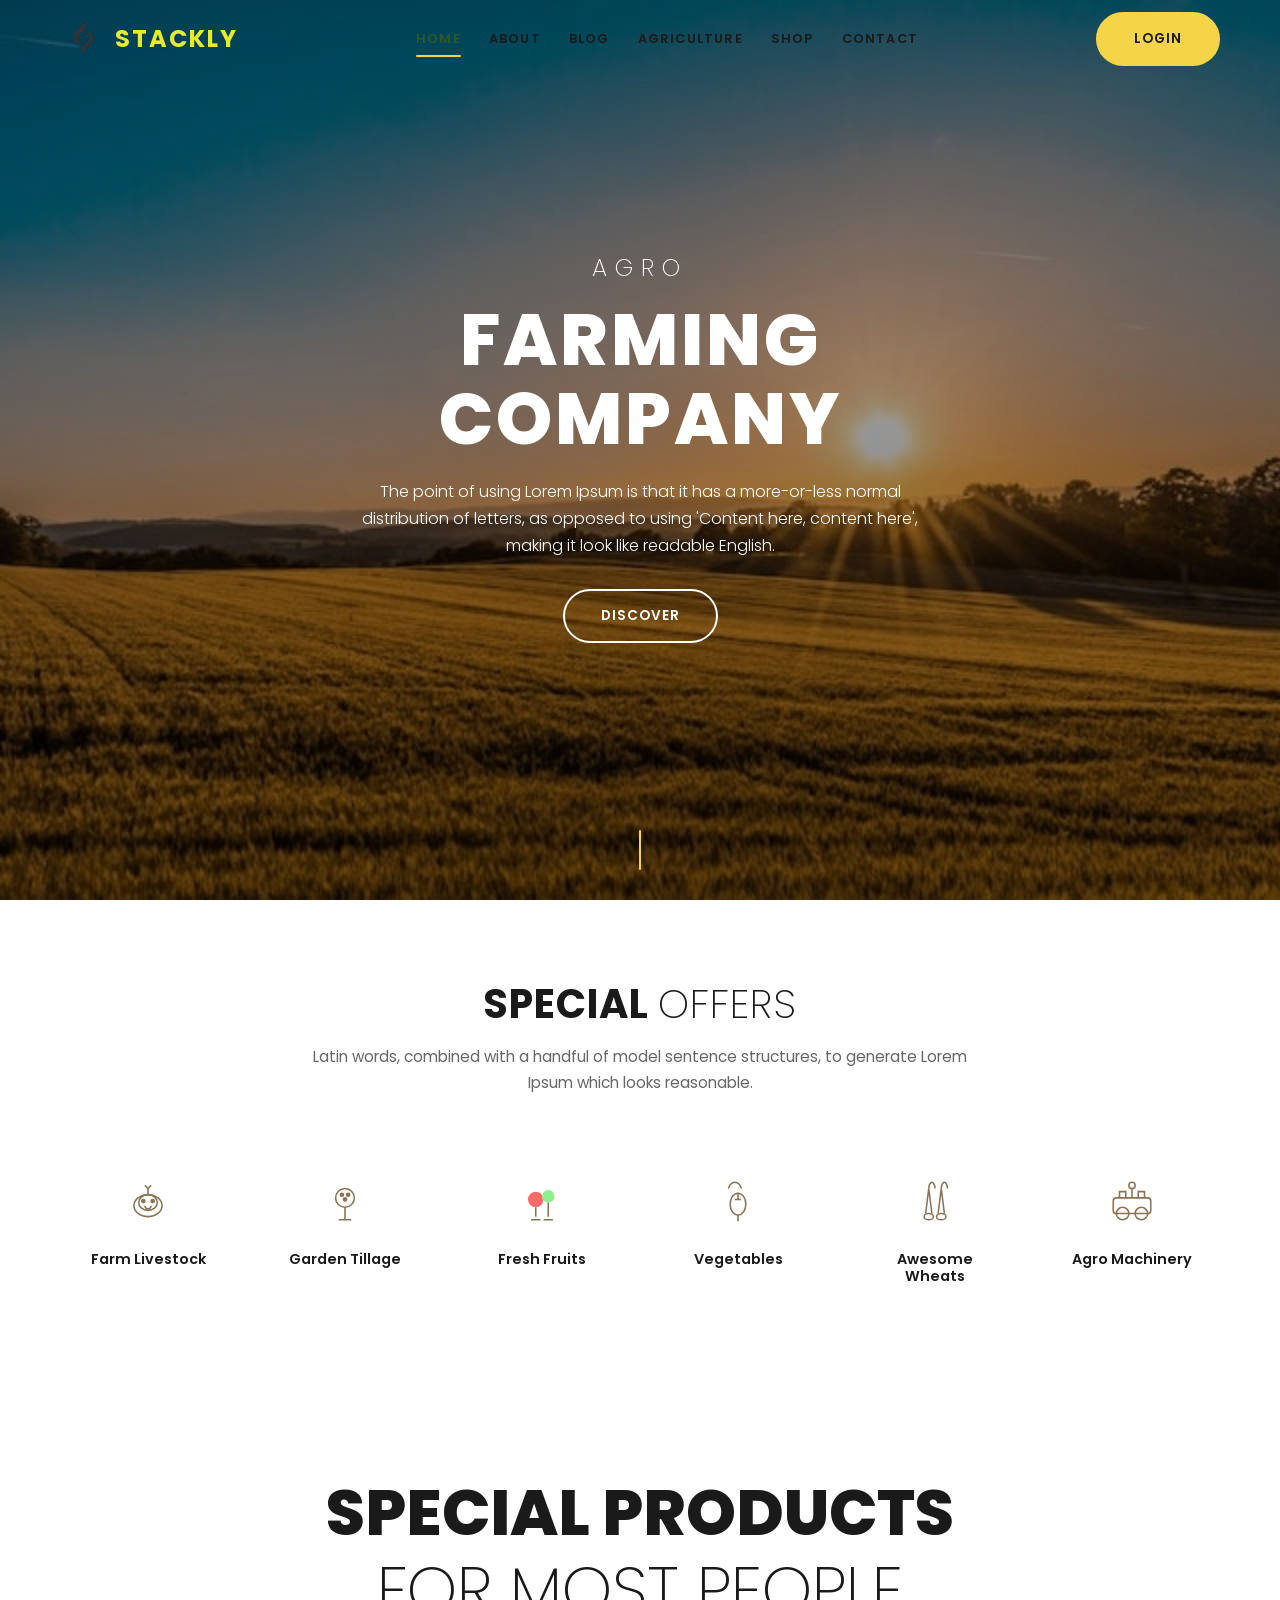
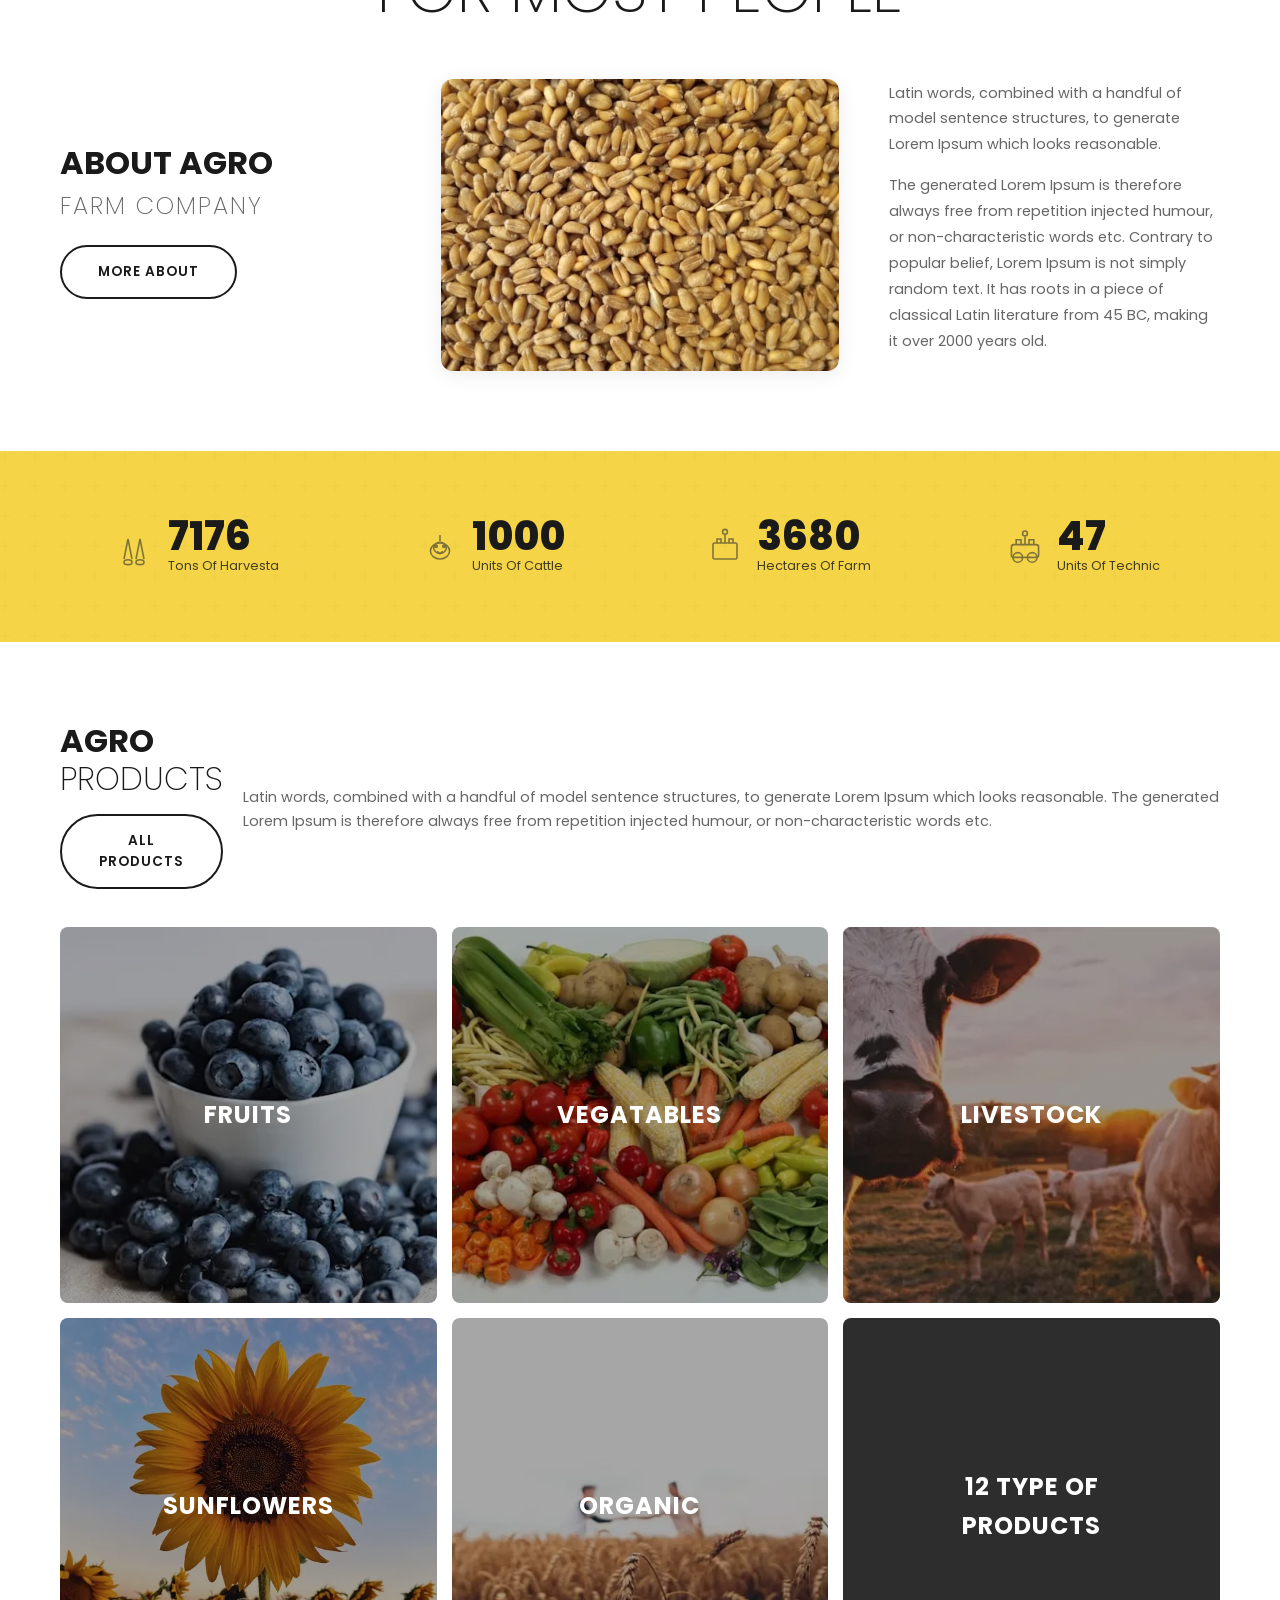
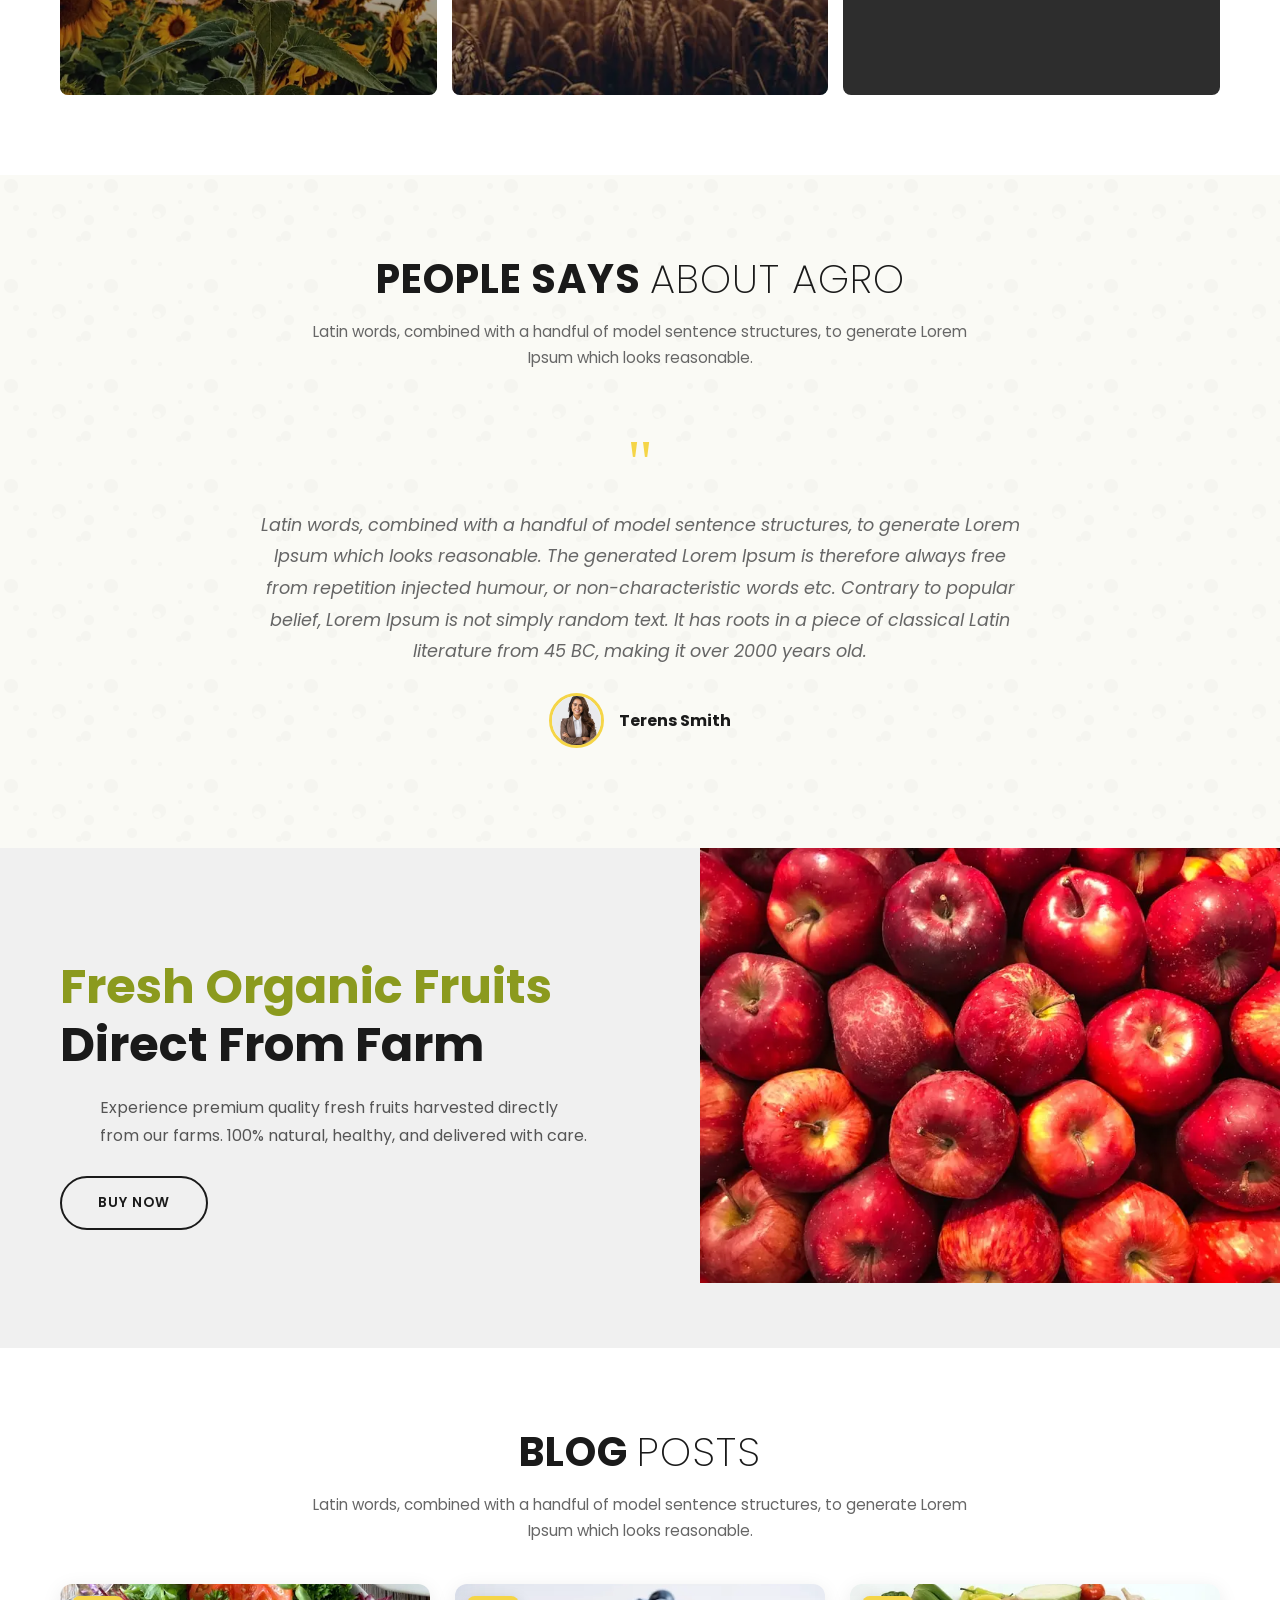
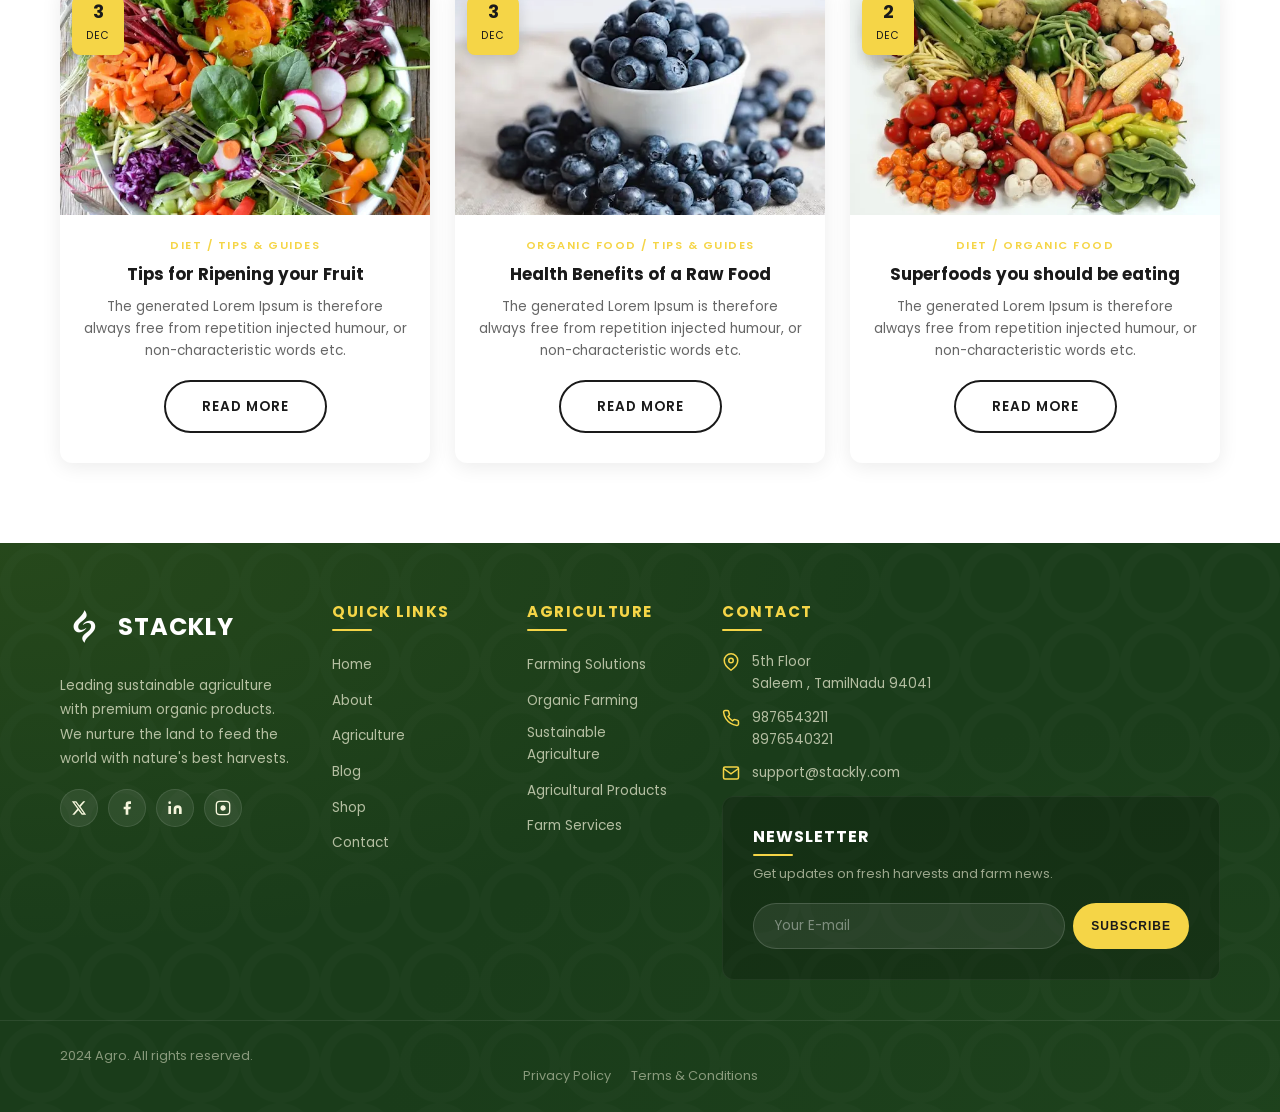
<file: index.html>
<!DOCTYPE html>
<html lang="en">
<head>
    <meta charset="UTF-8">
    <meta name="viewport" content="width=device-width, initial-scale=1.0">
    <title>AGRO - Farming Company</title>
    <meta name="description" content="AGRO - Premium Agricultural Products and Farming Solutions. Sustainable organic farming since 2010.">
    <link rel="preconnect" href="https://fonts.googleapis.com">
    <link href="https://fonts.googleapis.com/css2?family=Poppins:wght@200;300;400;500;600;700;800&display=swap" rel="stylesheet">
    <link rel="stylesheet" href="style.css">
</head>
<body>
    <!-- Header -->
    <header class="header header-transparent">
        <div class="container">
            <div class="header-inner">
              <a href="index.html" class="logo">
    <img src="logo.png" alt="STACKLY Logo" class="logo-image">
    <span class="logo-text">STACKLY</span>
</a>
                <nav class="nav">
                    <a href="index.html" class="nav-link active">Home</a>
                    <a href="about.html" class="nav-link">About</a>
                    <a href="blog.html" class="nav-link">Blog</a>
                    <a href="agriculture.html" class="nav-link">Agriculture</a>
                    <a href="shop.html" class="nav-link">Shop</a>
                    <a href="contact.html" class="nav-link">Contact</a>
                </nav>
                <a href="login.html" class="btn btn-primary">Login</a>
                <div class="mobile-toggle">
                    <span></span>
                    <span></span>
                    <span></span>
                </div>
            </div>
        </div>
    </header>

    <!-- Hero Section -->
    <section class="hero">
        <div class="hero-bg"></div>
        <div class="hero-overlay"></div>
        <div class="hero-content">
            <span class="hero-label">AGRO</span>
            <h1 class="hero-title">Farming Company</h1>
            <p class="hero-desc">The point of using Lorem Ipsum is that it has a more-or-less normal distribution of letters, as opposed to using 'Content here, content here', making it look like readable English.</p>
            <a href="404.html" class="btn btn-outline-white">Discover</a>
        </div>
        <div class="scroll-down">
            <span></span>
        </div>
    </section>

    <!-- Special Offers -->
    <section class="section-padding">
        <div class="container">
            <div class="fade-in">
                <h2 class="section-title">Special <span class="thin">Offers</span></h2>
                <p class="section-subtitle">Latin words, combined with a handful of model sentence structures, to generate Lorem Ipsum which looks reasonable.</p>
            </div>
            <div class="offers-grid stagger-container">
                <div class="offer-card fade-in">
                    <div class="offer-icon">
                        <svg viewBox="0 0 64 64" fill="none" stroke="#8B7355" stroke-width="2"><ellipse cx="32" cy="38" rx="18" ry="14"/><ellipse cx="32" cy="34" rx="12" ry="10"/><circle cx="26" cy="32" r="2" fill="#8B7355"/><circle cx="38" cy="32" r="2" fill="#8B7355"/><path d="M28 38c0 2 2 4 4 4s4-2 4-4"/><path d="M32 16v8M28 12l4 4 4-4"/></svg>
                    </div>
                    <h3 class="offer-title">Farm Livestock</h3>
                </div>
                <div class="offer-card fade-in">
                    <div class="offer-icon">
                        <svg viewBox="0 0 64 64" fill="none" stroke="#8B7355" stroke-width="2"><circle cx="32" cy="28" r="12"/><path d="M32 40v16M24 56h16"/><circle cx="28" cy="24" r="2" fill="#8B7355"/><circle cx="36" cy="24" r="2" fill="#8B7355"/><circle cx="32" cy="30" r="2" fill="#8B7355"/></svg>
                    </div>
                    <h3 class="offer-title">Garden Tillage</h3>
                </div>
                <div class="offer-card fade-in">
                    <div class="offer-icon">
                        <svg viewBox="0 0 64 64" fill="none" stroke="#8B7355" stroke-width="2"><circle cx="24" cy="30" r="10" fill="#FF6B6B" stroke="none"/><circle cx="40" cy="26" r="8" fill="#90EE90" stroke="none"/><path d="M24 40v12M40 34v18"/><path d="M18 56h12M34 56h12"/></svg>
                    </div>
                    <h3 class="offer-title">Fresh Fruits</h3>
                </div>
                <div class="offer-card fade-in">
                    <div class="offer-icon">
                        <svg viewBox="0 0 64 64" fill="none" stroke="#8B7355" stroke-width="2"><path d="M20 16c0-4 4-8 8-8s8 4 8 8"/><ellipse cx="32" cy="36" rx="10" ry="14"/><path d="M32 22v8M28 30h8"/><path d="M32 50v8"/></svg>
                    </div>
                    <h3 class="offer-title">Vegetables</h3>
                </div>
                <div class="offer-card fade-in">
                    <div class="offer-icon">
                        <svg viewBox="0 0 64 64" fill="none" stroke="#8B7355" stroke-width="2"><path d="M20 48L24 16L28 48M36 48L40 16L44 48"/><ellipse cx="24" cy="52" rx="6" ry="4"/><ellipse cx="40" cy="52" rx="6" ry="4"/><path d="M24 16c0-4 2-8 4-8s4 4 4 8"/><path d="M40 16c0-4 2-8 4-8s4 4 4 8"/></svg>
                    </div>
                    <h3 class="offer-title">Awesome Wheats</h3>
                </div>
                <div class="offer-card fade-in">
                    <div class="offer-icon">
                        <svg viewBox="0 0 64 64" fill="none" stroke="#8B7355" stroke-width="2"><rect x="8" y="28" width="48" height="20" rx="4"/><circle cx="20" cy="48" r="8"/><circle cx="44" cy="48" r="8"/><path d="M16 28V20h8v8M40 28V20h8v8"/><path d="M32 28V16"/><circle cx="32" cy="12" r="4"/></svg>
                    </div>
                    <h3 class="offer-title">Agro Machinery</h3>
                </div>
            </div>
        </div>
    </section>

    <!-- About Section -->
    <section class="section-padding about-section">
        <div class="container">
            <div class="fade-in">
                <h2 class="about-big-text">Special Products<br><span class="thin">For Most People</span></h2>
            </div>
            <div class="about-content">
                <div class="about-left fade-in">
                    <h3>About Agro</h3>
                    <p class="subtitle">Farm Company</p>
                    <a href="404.html" class="btn btn-outline">More About</a>
                </div>
                <div class="about-center fade-in">
                    <img src="img2.webp" alt="Wheat grains in burlap sack">
                </div>
                <div class="about-right fade-in">
                    <p>Latin words, combined with a handful of model sentence structures, to generate Lorem Ipsum which looks reasonable.</p>
                    <p>The generated Lorem Ipsum is therefore always free from repetition injected humour, or non-characteristic words etc. Contrary to popular belief, Lorem Ipsum is not simply random text. It has roots in a piece of classical Latin literature from 45 BC, making it over 2000 years old.</p>
                </div>
            </div>
        </div>
    </section>

    <!-- Stats Section -->
    <section class="stats-section">
        <div class="container">
            <div class="stats-grid stagger-container">
                <div class="stat-item fade-in">
                    <div class="stat-icon">
                        <svg viewBox="0 0 50 50" fill="none" stroke="#333" stroke-width="2"><path d="M10 40L15 15L20 40M25 40L30 15L35 40"/><ellipse cx="15" cy="44" rx="5" ry="3"/><ellipse cx="30" cy="44" rx="5" ry="3"/></svg>
                    </div>
                    <div>
                        <div class="stat-number"><span class="counter" data-target="19500">0</span></div>
                        <div class="stat-label">Tons of harvesta</div>
                    </div>
                </div>
                <div class="stat-item fade-in">
                    <div class="stat-icon">
                        <svg viewBox="0 0 50 50" fill="none" stroke="#333" stroke-width="2"><ellipse cx="25" cy="30" rx="12" ry="10"/><ellipse cx="25" cy="26" rx="8" ry="7"/><circle cx="20" cy="24" r="1.5" fill="#333"/><circle cx="30" cy="24" r="1.5" fill="#333"/><path d="M22 30c0 1.5 1.5 3 3 3s3-1.5 3-3"/><path d="M25 10v8"/></svg>
                    </div>
                    <div>
                        <div class="stat-number"><span class="counter" data-target="2720">0</span></div>
                        <div class="stat-label">Units of Cattle</div>
                    </div>
                </div>
                <div class="stat-item fade-in">
                    <div class="stat-icon">
                        <svg viewBox="0 0 50 50" fill="none" stroke="#333" stroke-width="2"><rect x="10" y="20" width="30" height="20" rx="2"/><path d="M15 20V15h5v5M30 20V15h5v5"/><path d="M25 20V10"/><circle cx="25" cy="6" r="3"/></svg>
                    </div>
                    <div>
                        <div class="stat-number"><span class="counter" data-target="10000">0</span></div>
                        <div class="stat-label">Hectares of farm</div>
                    </div>
                </div>
                <div class="stat-item fade-in">
                    <div class="stat-icon">
                        <svg viewBox="0 0 50 50" fill="none" stroke="#333" stroke-width="2"><rect x="8" y="22" width="34" height="16" rx="3"/><circle cx="16" cy="38" r="6"/><circle cx="34" cy="38" r="6"/><path d="M14 22V16h6v6M30 22V16h6v6"/><path d="M25 22V12"/><circle cx="25" cy="8" r="3"/></svg>
                    </div>
                    <div>
                        <div class="stat-number"><span class="counter" data-target="128">0</span></div>
                        <div class="stat-label">Units of technic</div>
                    </div>
                </div>
            </div>
        </div>
    </section>

    <!-- Products Section -->
    <section class="section-padding">
        <div class="container">
            <div class="products-header fade-in">
                <div>
                    <h2>Agro <span class="thin">Products</span></h2>
                    <a href="404.html" class="btn btn-outline" style="margin-top:15px">All Products</a>
                </div>
                <p>Latin words, combined with a handful of model sentence structures, to generate Lorem Ipsum which looks reasonable. The generated Lorem Ipsum is therefore always free from repetition injected humour, or non-characteristic words etc.</p>
            </div>
            <a href="404.html">
                <div class="products-grid stagger-container">
                    <div class="product-card fade-in">
                        <img src="img3 (1).webp" alt="Fresh Fruits">
                        <div class="product-overlay">
                            <h3 class="product-title">Fruits</h3>
                        </div>
                    </div>
                </a>
                <a href="404.html">
                <div class="product-card fade-in">
                    <img src="img4.webp" alt="Vegetables">
                    <div class="product-overlay">
                        <h3 class="product-title">Vegatables</h3>
                    </div>
                </div></a>
                <a href="404.html">
                <div class="product-card fade-in">
                    <img src="img5 (4).webp" alt="Livestock">
                    <div class="product-overlay">
                        <h3 class="product-title">Livestock</h3>
                    </div>
                </div></a>
                <a href="404.html">
                <div class="product-card fade-in">
                    <img src="img6.webp" alt="Sunflowers">
                    <div class="product-overlay">
                        <h3 class="product-title">Sunflowers</h3>
                    </div>
                </div></a>
                <a href="404.html">
                <div class="product-card fade-in">
                    <img src="img7.webp" alt="Organic Farming">
                    <div class="product-overlay">
                        <h3 class="product-title">Organic</h3>
                    </div>
                </div>
                <a href="404.html">
                <div class="product-card dark fade-in">
                    <div class="product-title">12 Type of<br>Products</div>
                </div>
            </div></a>
        </div>
    </section>

    <!-- Testimonials -->
    <section class="section-padding testimonials-section">
        <div class="container">
            <div class="fade-in">
                <h2 class="section-title">People Says <span class="thin">About Agro</span></h2>
                <p class="section-subtitle">Latin words, combined with a handful of model sentence structures, to generate Lorem Ipsum which looks reasonable.</p>
            </div>
            <div class="testimonial-slide fade-in">
                <div class="quote-icon">"</div>
                <p class="testimonial-text">Latin words, combined with a handful of model sentence structures, to generate Lorem Ipsum which looks reasonable. The generated Lorem Ipsum is therefore always free from repetition injected humour, or non-characteristic words etc. Contrary to popular belief, Lorem Ipsum is not simply random text. It has roots in a piece of classical Latin literature from 45 BC, making it over 2000 years old.</p>
                <div class="testimonial-author">
                    <img src="asha.webp" alt="Terens Smith">
                    <h4>Terens Smith</h4>
                </div>
            </div>
        </div>
    </section>

    <!-- Promo Section -->
    <section class="promo-section">
        <div class="promo-inner">
           <div class="promo-content fade-in">
    <h2>
        <span class="highlight">Fresh Organic Fruits</span><br>
        Direct From Farm
    </h2>

    <p>
        Experience premium quality fresh fruits harvested directly from our farms.
        100% natural, healthy, and delivered with care.
    </p>

    <a href="404.html" class="btn btn-outline">Buy Now</a>
</div>
            <div class="promo-image">
                <img src="img8 (2).webp" alt="Fresh Green Apples">
                <div class="price-badge">
                    <span class="price">1.50$</span>
                    <span class="unit">Kg</span>
                </div>
            </div>
        </div>
    </section>

    <!-- Blog Section -->
    <section class="section-padding">
        <div class="container">
            <div class="fade-in">
                <h2 class="section-title">Blog <span class="thin">Posts</span></h2>
                <p class="section-subtitle">Latin words, combined with a handful of model sentence structures, to generate Lorem Ipsum which looks reasonable.</p>
            </div>
            <div class="blog-grid stagger-container">
                <article class="blog-card fade-in">
                    <div class="blog-image">
                        <img src="img10.webp" alt="Seedlings">
                        <div class="blog-date">
                            <span class="day">3</span>
                            <span class="month">Dec</span>
                        </div>
                    </div>
                    <div class="blog-content">
                        <div class="blog-meta">Diet / Tips & Guides</div>
                        <h3 class="blog-title">Tips for Ripening your Fruit</h3>
                        <p class="blog-excerpt">The generated Lorem Ipsum is therefore always free from repetition injected humour, or non-characteristic words etc.</p>
                        <a href="404.html" class="btn btn-outline">Read More</a>
                    </div>
                </article>
                <article class="blog-card fade-in">
                    <div class="blog-image">
                        <img src="img11 (1).webp" alt="Healthy Food">
                        <div class="blog-date">
                            <span class="day">3</span>
                            <span class="month">Dec</span>
                        </div>
                    </div>
                    <div class="blog-content">
                        <div class="blog-meta">Organic Food / Tips & Guides</div>
                        <h3 class="blog-title">Health Benefits of a Raw Food</h3>
                        <p class="blog-excerpt">The generated Lorem Ipsum is therefore always free from repetition injected humour, or non-characteristic words etc.</p>
                        <a href="404.html" class="btn btn-outline">Read More</a>
                    </div>
                </article>
                <article class="blog-card fade-in">
                    <div class="blog-image">
                        <img src="img4.webp" alt="Superfoods">
                        <div class="blog-date">
                            <span class="day">2</span>
                            <span class="month">Dec</span>
                        </div>
                    </div>
                    <div class="blog-content">
                        <div class="blog-meta">Diet / Organic Food</div>
                        <h3 class="blog-title">Superfoods you should be eating</h3>
                        <p class="blog-excerpt">The generated Lorem Ipsum is therefore always free from repetition injected humour, or non-characteristic words etc.</p>
                        <a href="404.html" class="btn btn-outline">Read More</a>
                    </div>
                </article>
            </div>
        </div>
    </section>

    <!-- Partners -->
    <!-- <section class="partners-section">
        <div class="container">
            <div class="partners-grid stagger-container">
                <img src="https://via.placeholder.com/150x80/4a7c59/ffffff?text=ORGANIC+FOOD" alt="Partner 1" class="partner-logo fade-in">
                <img src="https://via.placeholder.com/150x80/6b8e23/ffffff?text=FARM+FRESH" alt="Partner 2" class="partner-logo fade-in">
                <img src="https://via.placeholder.com/150x80/228b22/ffffff?text=OrganicFood" alt="Partner 3" class="partner-logo fade-in">
                <img src="https://via.placeholder.com/150x80/556b2f/ffffff?text=The+Farmer" alt="Partner 4" class="partner-logo fade-in">
                <img src="https://via.placeholder.com/150x80/2e8b57/ffffff?text=ORGANIC" alt="Partner 5" class="partner-logo fade-in">
            </div>
        </div>
    </section>

    <!-- Contact / Get In Touch Section -->
    <!-- <section class="contact-section" id="contact">
        <div class="container">
            <div class="fade-in">
                <h2 class="section-title">Get <span class="thin">In Touch</span></h2>
                <p class="section-subtitle">Latin words, combined with a handful of model sentence structures, to generate Lorem Ipsum which looks reasonable.</p>
            </div>
            <form class="contact-form" id="contactForm">
                <div class="form-row">
                    <div class="form-group">
                        <input type="text" class="form-control" id="contactName" placeholder="Name">
                        <span class="error-msg">Please fill the field.</span>
                    </div>
                    <div class="form-group">
                        <input type="email" class="form-control" id="contactEmail" placeholder="E-mail">
                        <span class="error-msg">Please fill the field.</span>
                    </div>
                </div>
                <div class="form-group full">
                    <textarea class="form-control textarea" id="contactMessage" placeholder="Comments"></textarea>
                    <span class="error-msg">Please fill the field.</span>
                </div>
                <div style="text-align:center; margin-top:30px;">
                    <button type="submit" class="btn btn-send">Send</button>
                </div>
            </form>
        </div>
    </section>  -->

    <!-- Map -->
    <!-- <section class="map-section">
        <iframe src="https://www.google.com/maps/embed?pb=!1m18!1m12!1m3!1d3168.639436474726!2d-122.083746684692!3d37.4219999798245!2m3!1f0!2f0!3f0!3m2!1i1024!2i768!4f13.1!3m3!1m2!1s0x808fba02425dad8f%3A0x6c296c66619367e0!2sGoogleplex!5e0!3m2!1sen!2sus!4v1620000000000!5m2!1sen!2sus" allowfullscreen="" loading="lazy"></iframe>
    </section> -->

    <!-- Footer -->
    <footer class="footer">
        <div class="footer-top">
            <div class="container">
                <div class="footer-grid">
                    <!-- Column 1: Brand -->
                    <div class="footer-column footer-brand">
                                  <a href="index.html" class="logo">
    <img src="logoo - Copy.webp" alt="STACKLY Logo" class="logo-image">
    <span class="logo-text">STACKLY</span>
</a>
                        <p>Leading sustainable agriculture with premium organic products. We nurture the land to feed the world with nature's best harvests.</p>
                        <div class="social-links">
<a href="404.html" aria-label="X">
    <svg width="16" height="16" viewBox="0 0 24 24" fill="currentColor">
        <path d="M18.244 2H21.5l-7.11 8.13L22.75 22h-6.54l-5.12-6.69L5.2 22H1.94l7.61-8.7L1.25 2h6.7l4.63 6.1L18.244 2zm-1.15 18h1.81L6.93 3.9H5.01L17.094 20z"/>
    </svg>
</a>                            <a href="404.html" aria-label="Facebook"><svg width="16" height="16" viewBox="0 0 24 24" fill="currentColor"><path d="M18 2h-3a5 5 0 0 0-5 5v3H7v4h3v8h4v-8h3l1-4h-4V7a1 1 0 0 1 1-1h3z"/></svg></a>
                            <a href="404.html" aria-label="LinkedIn"><svg width="16" height="16" viewBox="0 0 24 24" fill="currentColor"><path d="M16 8a6 6 0 0 1 6 6v7h-4v-7a2 2 0 0 0-2-2 2 2 0 0 0-2 2v7h-4v-7a6 6 0 0 1 6-6zM2 9h4v12H2zM4 6a2 2 0 1 1 0-4 2 2 0 0 1 0 4z"/></svg></a>
                            <a href="404.html" aria-label="Instagram"><svg width="16" height="16" viewBox="0 0 24 24" fill="currentColor"><rect x="2" y="2" width="20" height="20" rx="5" ry="5" stroke="currentColor" stroke-width="2" fill="none"/><path d="M16 11.37A4 4 0 1 1 12.63 8 4 4 0 0 1 16 11.37z"/><line x1="17.5" y1="6.5" x2="17.51" y2="6.5"/></svg></a>
                        </div>
                    </div>
                    
                    <!-- Column 2: Quick Links -->
                    <div class="footer-column">
                        <h4>Quick Links</h4>
                        <ul class="footer-links">
                            <li><a href="index.html">Home</a></li>
                            <li><a href="about.html">About</a></li>
                            <li><a href="agriculture.html">Agriculture</a></li>
                            <li><a href="blog.html">Blog</a></li>
                            <li><a href="shop.html">Shop</a></li>
                            <li><a href="contact.html">Contact</a></li>
                        </ul>
                    </div>
                    
                    <!-- Column 3: Agriculture -->
                    <div class="footer-column">
                        <h4>Agriculture</h4>
                        <ul class="footer-links">
                            <li><a href="404.html">Farming Solutions</a></li>
                            <li><a href="404.html">Organic Farming</a></li>
                            <li><a href="404.html">Sustainable Agriculture</a></li>
                            <li><a href="404.html">Agricultural Products</a></li>
                            <li><a href="404.html">Farm Services</a></li>
                        </ul>
                    </div>
                    
                    <!-- Column 4: Contact + Newsletter -->
                    <div class="footer-column">
                        <h4>Contact</h4>
                        <div class="footer-contact-item">
                            <svg width="18" height="18" viewBox="0 0 24 24" fill="none" stroke="currentColor" stroke-width="2"><path d="M21 10c0 7-9 13-9 13s-9-6-9-13a9 9 0 0 1 18 0z"/><circle cx="12" cy="10" r="3"/></svg>
                            <span> 5th Floor<br>Saleem , TamilNadu 94041</span>
                        </div>
                        <div class="footer-contact-item">
                            <svg width="18" height="18" viewBox="0 0 24 24" fill="none" stroke="currentColor" stroke-width="2"><path d="M22 16.92v3a2 2 0 0 1-2.18 2 19.79 19.79 0 0 1-8.63-3.07 19.5 19.5 0 0 1-6-6 19.79 19.79 0 0 1-3.07-8.67A2 2 0 0 1 4.11 2h3a2 2 0 0 1 2 1.72 12.84 12.84 0 0 0 .7 2.81 2 2 0 0 1-.45 2.11L8.09 9.91a16 16 0 0 0 6 6l1.27-1.27a2 2 0 0 1 2.11-.45 12.84 12.84 0 0 0 2.81.7A2 2 0 0 1 22 16.92z"/></svg>
                            <span>9876543211<br>8976540321</span>
                        </div>
                        <div class="footer-contact-item">
                            <svg width="18" height="18" viewBox="0 0 24 24" fill="none" stroke="currentColor" stroke-width="2"><path d="M4 4h16c1.1 0 2 .9 2 2v12c0 1.1-.9 2-2 2H4c-1.1 0-2-.9-2-2V6c0-1.1.9-2 2-2z"/><polyline points="22,6 12,13 2,6"/></svg>
                            <span>support@stackly.com</span>
                        </div>
                        
                        <div class="footer-newsletter-area">
                            <h4>Newsletter</h4>
                            <p>Get updates on fresh harvests and farm news.</p>
                            <form class="newsletter-form">
                                <input type="email" class="form-control" placeholder="Your E-mail" required>
                                <button type="submit" class="btn btn-primary" style="padding:10px 20px; font-size:0.75rem;">Subscribe</button>
                            </form>
                        </div>
                    </div>
                </div>
            </div>
        </div>
        
        <div class="footer-bottom">
            <div class="container">
                <p>2024 Agro. All rights reserved.</p>
                <div class="footer-bottom-links">
                    <a href="404.html">Privacy Policy</a>
                    <a href="404.html">Terms & Conditions</a>
                </div>
            </div>
        </div>
    </footer>

    <!-- Back to Top -->
    <div class="back-to-top" aria-label="Back to top">
        <svg width="20" height="20" viewBox="0 0 24 24" fill="none" stroke="currentColor" stroke-width="2.5"><path d="M18 15l-6-6-6 6"/></svg>
    </div>

    <script src="script.js"></script>
</body>
</html>
</file>
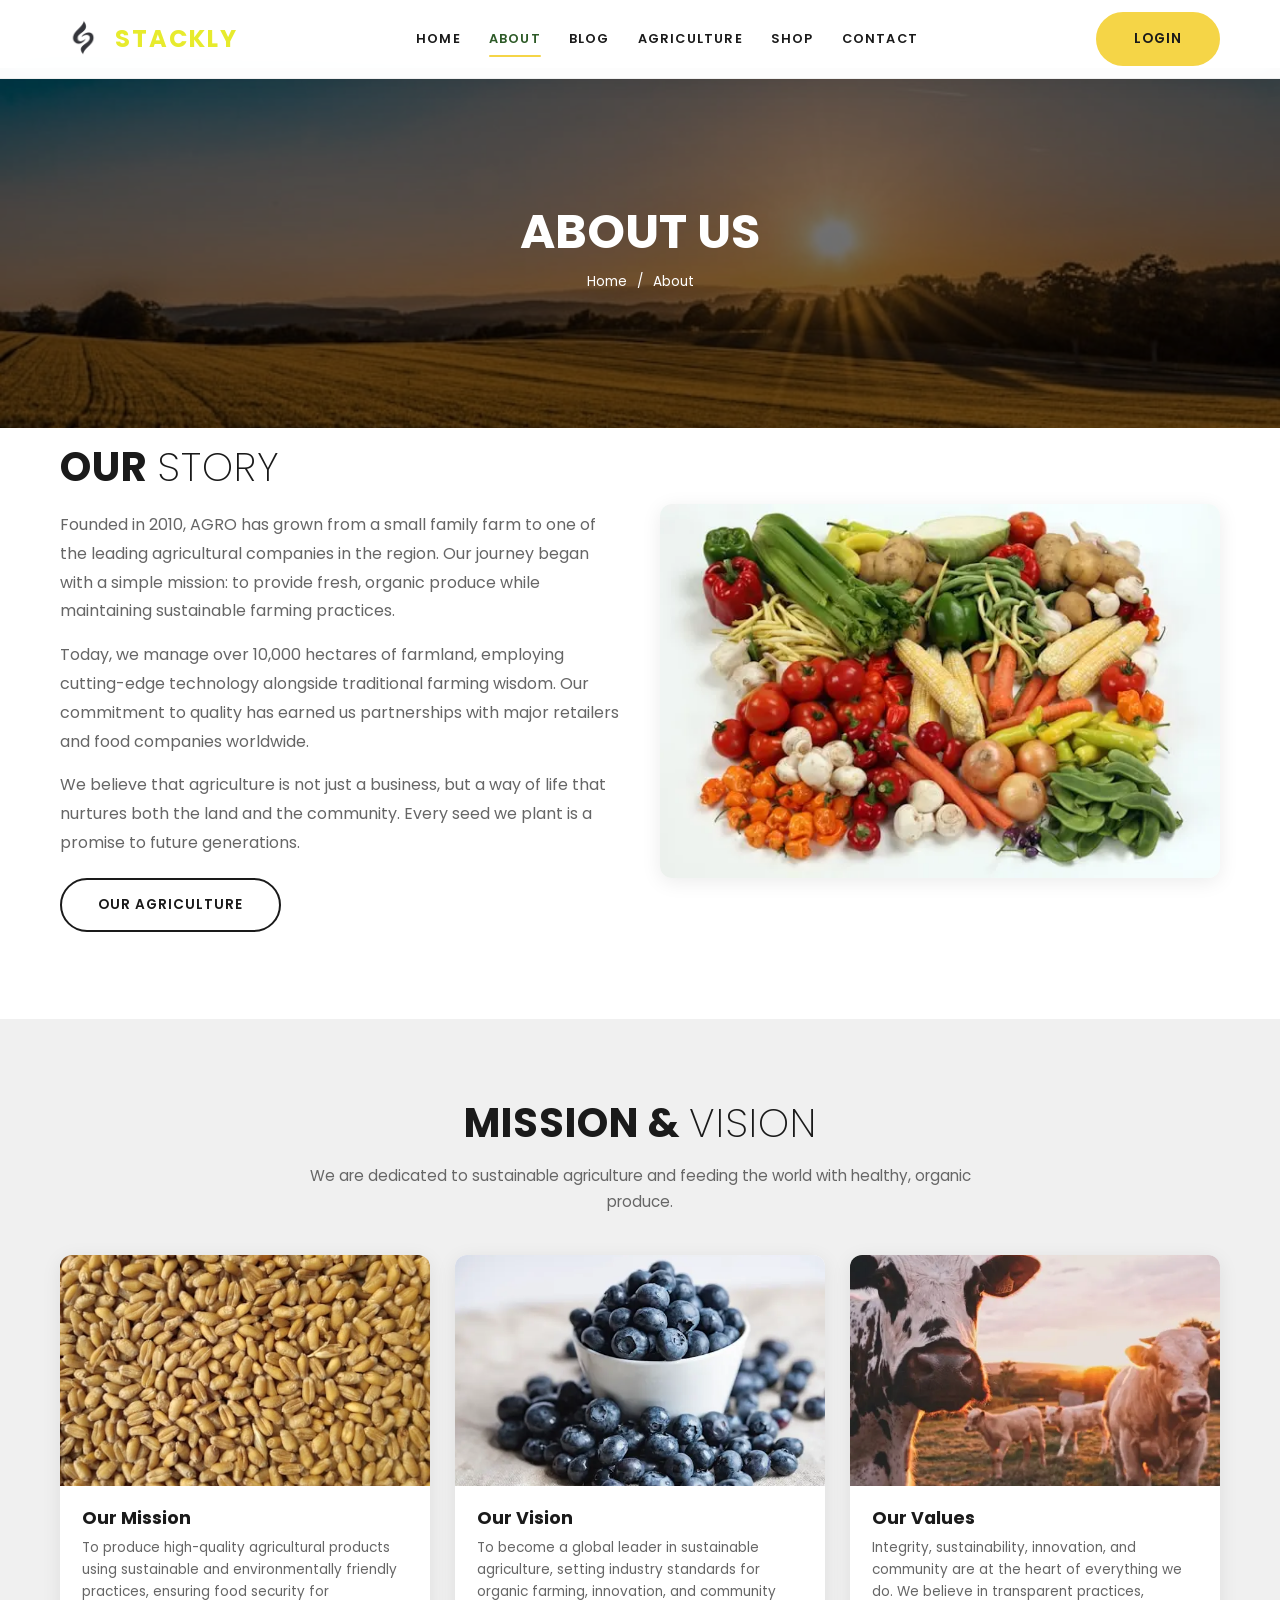
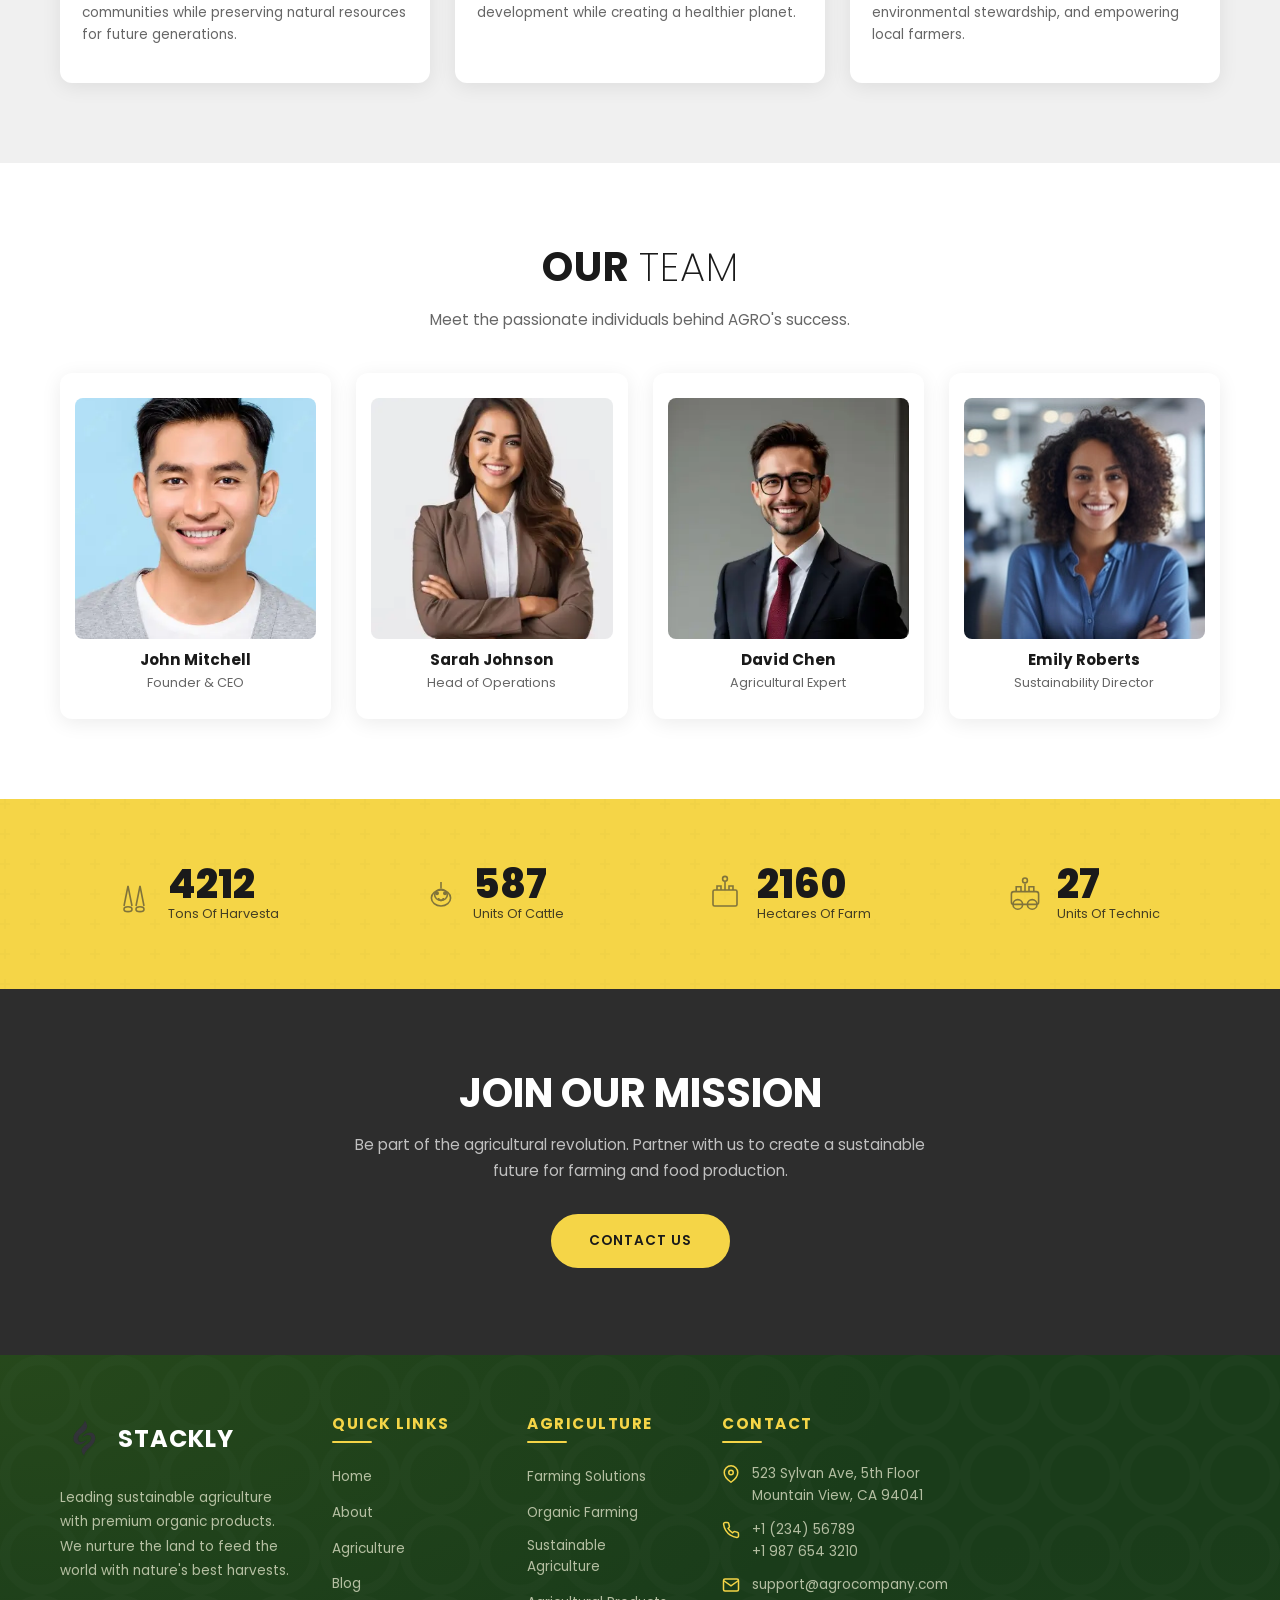
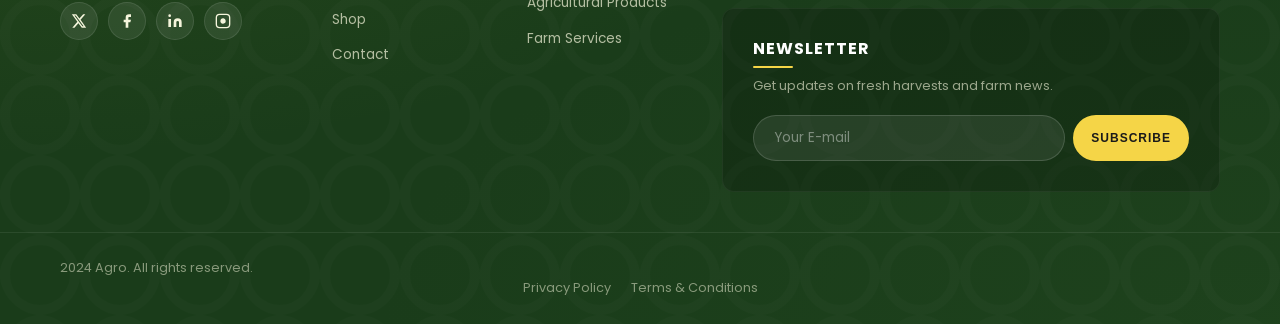
<file: about.html>
<!DOCTYPE html>
<html lang="en">
<head>
    <meta charset="UTF-8">
    <meta name="viewport" content="width=device-width, initial-scale=1.0">
    <title>About Us - AGRO Farming Company</title>
    <meta name="description" content="Learn about AGRO Farming Company, our mission, values, and commitment to sustainable agriculture.">
    <link rel="preconnect" href="https://fonts.googleapis.com">
    <link href="https://fonts.googleapis.com/css2?family=Poppins:wght@200;300;400;500;600;700;800&display=swap" rel="stylesheet">
    <link rel="stylesheet" href="style.css">
</head>
<body>
    <!-- Header -->
    <header class="header scrolled">
        <div class="container">
            <div class="header-inner">
                                <a href="index.html" class="logo">
    <img src="logo.png" alt="STACKLY Logo" class="logo-image">
    <span class="logo-text">STACKLY</span>
</a>
      
                <nav class="nav">
                    <a href="index.html" class="nav-link">Home</a>
                    <a href="about.html" class="nav-link active">About</a>
                    <a href="blog.html" class="nav-link">Blog</a>
                    <a href="agriculture.html" class="nav-link">Agriculture</a>
                    <a href="shop.html" class="nav-link">Shop</a>
                    <a href="contact.html" class="nav-link">Contact</a>
                    
                </nav>
                <a href="login.html" class="btn btn-primary">Login</a>
                <div class="mobile-toggle">
                    <span></span>
                    <span></span>
                    <span></span>
                </div>
            </div>
        </div>
    </header>

    <!-- Page Hero -->
    <section class="page-hero">
        <div class="page-hero-overlay"></div>
        <div class="page-hero-content">
            <h1>About Us</h1>
            <div class="breadcrumb">
                <a href="index.html">Home</a>
                <span>/</span>
                <span>About</span>
            </div>
        </div>
    </section>

    <!-- Our Story -->
    <section class="section-padding">
        <div class="container">
            <div class="about-story fade-in">
                <div class="fade-left">
                    <h2 class="section-title" style="text-align:left; margin-bottom:20px;">Our <span class="thin">Story</span></h2>
                    <p style="color:var(--gray); margin-bottom:15px; line-height:1.8;">Founded in 2010, AGRO has grown from a small family farm to one of the leading agricultural companies in the region. Our journey began with a simple mission: to provide fresh, organic produce while maintaining sustainable farming practices.</p>
                    <p style="color:var(--gray); margin-bottom:15px; line-height:1.8;">Today, we manage over 10,000 hectares of farmland, employing cutting-edge technology alongside traditional farming wisdom. Our commitment to quality has earned us partnerships with major retailers and food companies worldwide.</p>
                    <p style="color:var(--gray); line-height:1.8;">We believe that agriculture is not just a business, but a way of life that nurtures both the land and the community. Every seed we plant is a promise to future generations.</p>
                    <a href="agriculture.html" class="btn btn-outline" style="margin-top:20px;">Our Agriculture</a>
                </div>
                <div class="fade-right">
                    <img src="img4.webp" alt="Our Farm" style="border-radius:12px; box-shadow:var(--shadow);">
                </div>
            </div>
        </div>
    </section>

    <!-- Mission & Vision -->
    <section class="section-padding" style="background:var(--light-gray);">
        <div class="container">
            <div class="fade-in">
                <h2 class="section-title">Mission & <span class="thin">Vision</span></h2>
                <p class="section-subtitle">We are dedicated to sustainable agriculture and feeding the world with healthy, organic produce.</p>
            </div>
            <div class="agriculture-grid stagger-container">
                <div class="agriculture-card fade-in">
                    <img src="img2.webp" alt="Our Mission">
                    <div class="agriculture-card-content">
                        <h3>Our Mission</h3>
                        <p>To produce high-quality agricultural products using sustainable and environmentally friendly practices, ensuring food security for communities while preserving natural resources for future generations.</p>
                    </div>
                </div>
                <div class="agriculture-card fade-in">
                    <img src="img3 (1).webp" alt="Our Vision">
                    <div class="agriculture-card-content">
                        <h3>Our Vision</h3>
                        <p>To become a global leader in sustainable agriculture, setting industry standards for organic farming, innovation, and community development while creating a healthier planet.</p>
                    </div>
                </div>
                <div class="agriculture-card fade-in">
                    <img src="img5 (4).webp" alt="Our Values">
                    <div class="agriculture-card-content">
                        <h3>Our Values</h3>
                        <p>Integrity, sustainability, innovation, and community are at the heart of everything we do. We believe in transparent practices, environmental stewardship, and empowering local farmers.</p>
                    </div>
                </div>
            </div>
        </div>
    </section>

    <!-- Team Section -->
    <section class="section-padding">
        <div class="container">
            <div class="fade-in">
                <h2 class="section-title">Our <span class="thin">Team</span></h2>
                <p class="section-subtitle">Meet the passionate individuals behind AGRO's success.</p>
            </div>
            <div class="team-grid stagger-container">
                <div class="team-card fade-in">
                    <img src="men.webp" alt="John Mitchell">
                    <h4>John Mitchell</h4>
                    <p>Founder & CEO</p>
                </div>
                <div class="team-card fade-in">
                    <img src="asha.webp" alt="Sarah Johnson">
                    <h4>Sarah Johnson</h4>
                    <p>Head of Operations</p>
                </div>
                <div class="team-card fade-in">
                    <img src="reddy.webp" alt="David Chen">
                    <h4>David Chen</h4>
                    <p>Agricultural Expert</p>
                </div>
                <div class="team-card fade-in">
                    <img src="14.webp" alt="Emily Roberts">
                    <h4>Emily Roberts</h4>
                    <p>Sustainability Director</p>
                </div>
            </div>
        </div>
    </section>

    <!-- Stats Section -->
    <section class="stats-section">
        <div class="container">
            <div class="stats-grid stagger-container">
                <div class="stat-item fade-in">
                    <div class="stat-icon">
                        <svg viewBox="0 0 50 50" fill="none" stroke="#333" stroke-width="2"><path d="M10 40L15 15L20 40M25 40L30 15L35 40"/><ellipse cx="15" cy="44" rx="5" ry="3"/><ellipse cx="30" cy="44" rx="5" ry="3"/></svg>
                    </div>
                    <div>
                        <div class="stat-number"><span class="counter" data-target="19500">0</span></div>
                        <div class="stat-label">Tons of harvesta</div>
                    </div>
                </div>
                <div class="stat-item fade-in">
                    <div class="stat-icon">
                        <svg viewBox="0 0 50 50" fill="none" stroke="#333" stroke-width="2"><ellipse cx="25" cy="30" rx="12" ry="10"/><ellipse cx="25" cy="26" rx="8" ry="7"/><circle cx="20" cy="24" r="1.5" fill="#333"/><circle cx="30" cy="24" r="1.5" fill="#333"/><path d="M22 30c0 1.5 1.5 3 3 3s3-1.5 3-3"/><path d="M25 10v8"/></svg>
                    </div>
                    <div>
                        <div class="stat-number"><span class="counter" data-target="2720">0</span></div>
                        <div class="stat-label">Units of Cattle</div>
                    </div>
                </div>
                <div class="stat-item fade-in">
                    <div class="stat-icon">
                        <svg viewBox="0 0 50 50" fill="none" stroke="#333" stroke-width="2"><rect x="10" y="20" width="30" height="20" rx="2"/><path d="M15 20V15h5v5M30 20V15h5v5"/><path d="M25 20V10"/><circle cx="25" cy="6" r="3"/></svg>
                    </div>
                    <div>
                        <div class="stat-number"><span class="counter" data-target="10000">0</span></div>
                        <div class="stat-label">Hectares of farm</div>
                    </div>
                </div>
                <div class="stat-item fade-in">
                    <div class="stat-icon">
                        <svg viewBox="0 0 50 50" fill="none" stroke="#333" stroke-width="2"><rect x="8" y="22" width="34" height="16" rx="3"/><circle cx="16" cy="38" r="6"/><circle cx="34" cy="38" r="6"/><path d="M14 22V16h6v6M30 22V16h6v6"/><path d="M25 22V12"/><circle cx="25" cy="8" r="3"/></svg>
                    </div>
                    <div>
                        <div class="stat-number"><span class="counter" data-target="128">0</span></div>
                        <div class="stat-label">Units of technic</div>
                    </div>
                </div>
            </div>
        </div>
    </section>

    <!-- CTA Section -->
    <section class="section-padding" style="background:var(--dark-gray); color:var(--white); text-align:center;">
        <div class="container">
            <div class="fade-in">
                <h2 style="font-size:clamp(1.8rem, 5vw, 2.5rem); margin-bottom:15px; text-transform:uppercase;">Join Our <span class="thin">Mission</span></h2>
                <p style="color:rgba(255,255,255,0.7); max-width:600px; margin:0 auto 30px; font-size:0.95rem; line-height:1.7;">Be part of the agricultural revolution. Partner with us to create a sustainable future for farming and food production.</p>
                <a href="contact.html" class="btn btn-primary">Contact Us</a>
            </div>
        </div>
    </section>

    <!-- Footer -->
    <footer class="footer">
        <div class="footer-top">
            <div class="container">
                <div class="footer-grid">
                    <div class="footer-column footer-brand">
                                         <a href="index.html" class="logo">
    <img src="logo.png" alt="STACKLY Logo" class="logo-image">
    <span class="logo-text">STACKLY</span>
</a>
      
                        <p>Leading sustainable agriculture with premium organic products. We nurture the land to feed the world with nature's best harvests.</p>
                        <div class="social-links">
<a href="404.html" aria-label="X">
    <svg width="16" height="16" viewBox="0 0 24 24" fill="currentColor">
        <path d="M18.244 2H21.5l-7.11 8.13L22.75 22h-6.54l-5.12-6.69L5.2 22H1.94l7.61-8.7L1.25 2h6.7l4.63 6.1L18.244 2zm-1.15 18h1.81L6.93 3.9H5.01L17.094 20z"/>
    </svg>
</a>                            <a href="404.html" aria-label="Facebook"><svg width="16" height="16" viewBox="0 0 24 24" fill="currentColor"><path d="M18 2h-3a5 5 0 0 0-5 5v3H7v4h3v8h4v-8h3l1-4h-4V7a1 1 0 0 1 1-1h3z"/></svg></a>
                            <a href="404.html" aria-label="LinkedIn"><svg width="16" height="16" viewBox="0 0 24 24" fill="currentColor"><path d="M16 8a6 6 0 0 1 6 6v7h-4v-7a2 2 0 0 0-2-2 2 2 0 0 0-2 2v7h-4v-7a6 6 0 0 1 6-6zM2 9h4v12H2zM4 6a2 2 0 1 1 0-4 2 2 0 0 1 0 4z"/></svg></a>
                            <a href="404.html" aria-label="Instagram"><svg width="16" height="16" viewBox="0 0 24 24" fill="currentColor"><rect x="2" y="2" width="20" height="20" rx="5" ry="5" stroke="currentColor" stroke-width="2" fill="none"/><path d="M16 11.37A4 4 0 1 1 12.63 8 4 4 0 0 1 16 11.37z"/><line x1="17.5" y1="6.5" x2="17.51" y2="6.5"/></svg></a>
                        </div>
                    </div>
                    <div class="footer-column">
                        <h4>Quick Links</h4>
                        <ul class="footer-links">
                            <li><a href="index.html">Home</a></li>
                            <li><a href="about.html">About</a></li>
                            <li><a href="agriculture.html">Agriculture</a></li>
                            <li><a href="blog.html">Blog</a></li>
                            <li><a href="shop.html">Shop</a></li>
                            <li><a href="contact.html">Contact</a></li>
                        </ul>
                    </div>
                    <div class="footer-column">
                        <h4>Agriculture</h4>
                        <ul class="footer-links">
                            <li><a href="404.html">Farming Solutions</a></li>
                            <li><a href="404.html">Organic Farming</a></li>
                            <li><a href="404.html">Sustainable Agriculture</a></li>
                            <li><a href="404.html">Agricultural Products</a></li>
                            <li><a href="404.html">Farm Services</a></li>
                        </ul>
                    </div>
                    <div class="footer-column">
                        <h4>Contact</h4>
                        <div class="footer-contact-item">
                            <svg width="18" height="18" viewBox="0 0 24 24" fill="none" stroke="currentColor" stroke-width="2"><path d="M21 10c0 7-9 13-9 13s-9-6-9-13a9 9 0 0 1 18 0z"/><circle cx="12" cy="10" r="3"/></svg>
                            <span>523 Sylvan Ave, 5th Floor<br>Mountain View, CA 94041</span>
                        </div>
                        <div class="footer-contact-item">
                            <svg width="18" height="18" viewBox="0 0 24 24" fill="none" stroke="currentColor" stroke-width="2"><path d="M22 16.92v3a2 2 0 0 1-2.18 2 19.79 19.79 0 0 1-8.63-3.07 19.5 19.5 0 0 1-6-6 19.79 19.79 0 0 1-3.07-8.67A2 2 0 0 1 4.11 2h3a2 2 0 0 1 2 1.72 12.84 12.84 0 0 0 .7 2.81 2 2 0 0 1-.45 2.11L8.09 9.91a16 16 0 0 0 6 6l1.27-1.27a2 2 0 0 1 2.11-.45 12.84 12.84 0 0 0 2.81.7A2 2 0 0 1 22 16.92z"/></svg>
                            <span>+1 (234) 56789<br>+1 987 654 3210</span>
                        </div>
                        <div class="footer-contact-item">
                            <svg width="18" height="18" viewBox="0 0 24 24" fill="none" stroke="currentColor" stroke-width="2"><path d="M4 4h16c1.1 0 2 .9 2 2v12c0 1.1-.9 2-2 2H4c-1.1 0-2-.9-2-2V6c0-1.1.9-2 2-2z"/><polyline points="22,6 12,13 2,6"/></svg>
                            <span>support@agrocompany.com</span>
                        </div>
                        <div class="footer-newsletter-area">
                            <h4>Newsletter</h4>
                            <p>Get updates on fresh harvests and farm news.</p>
                            <form class="newsletter-form">
                                <input type="email" class="form-control" placeholder="Your E-mail" required>
                                <button type="submit" class="btn btn-primary" style="padding:10px 20px; font-size:0.75rem;">Subscribe</button>
                            </form>
                        </div>
                    </div>
                </div>
            </div>
        </div>
        <div class="footer-bottom">
            <div class="container">
                <p>2024 Agro. All rights reserved.</p>
                <div class="footer-bottom-links">
                    <a href="404.html">Privacy Policy</a>
                    <a href="404.html">Terms & Conditions</a>
                </div>
            </div>
        </div>
    </footer>

    <div class="back-to-top" aria-label="Back to top">
        <svg width="20" height="20" viewBox="0 0 24 24" fill="none" stroke="currentColor" stroke-width="2.5"><path d="M18 15l-6-6-6 6"/></svg>
    </div>

    <script src="script.js"></script>
</body>
</html>
</file>
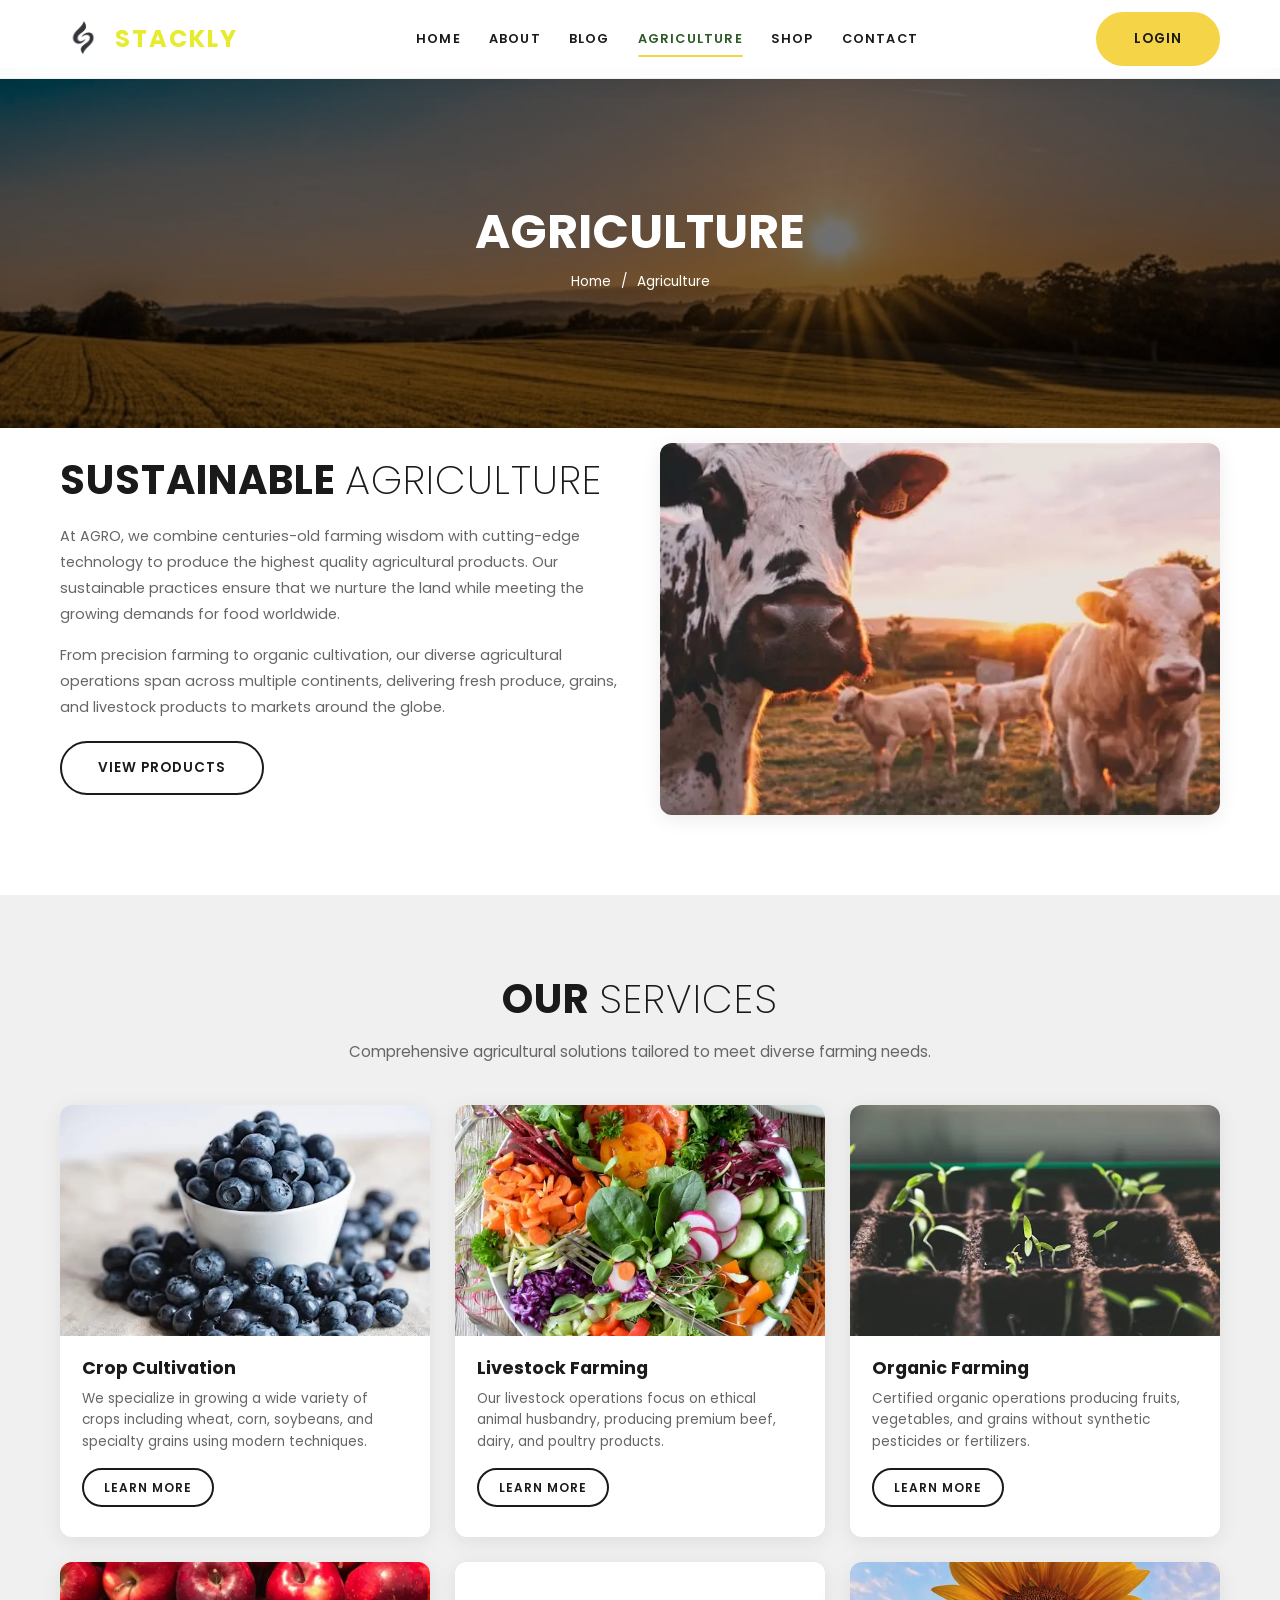
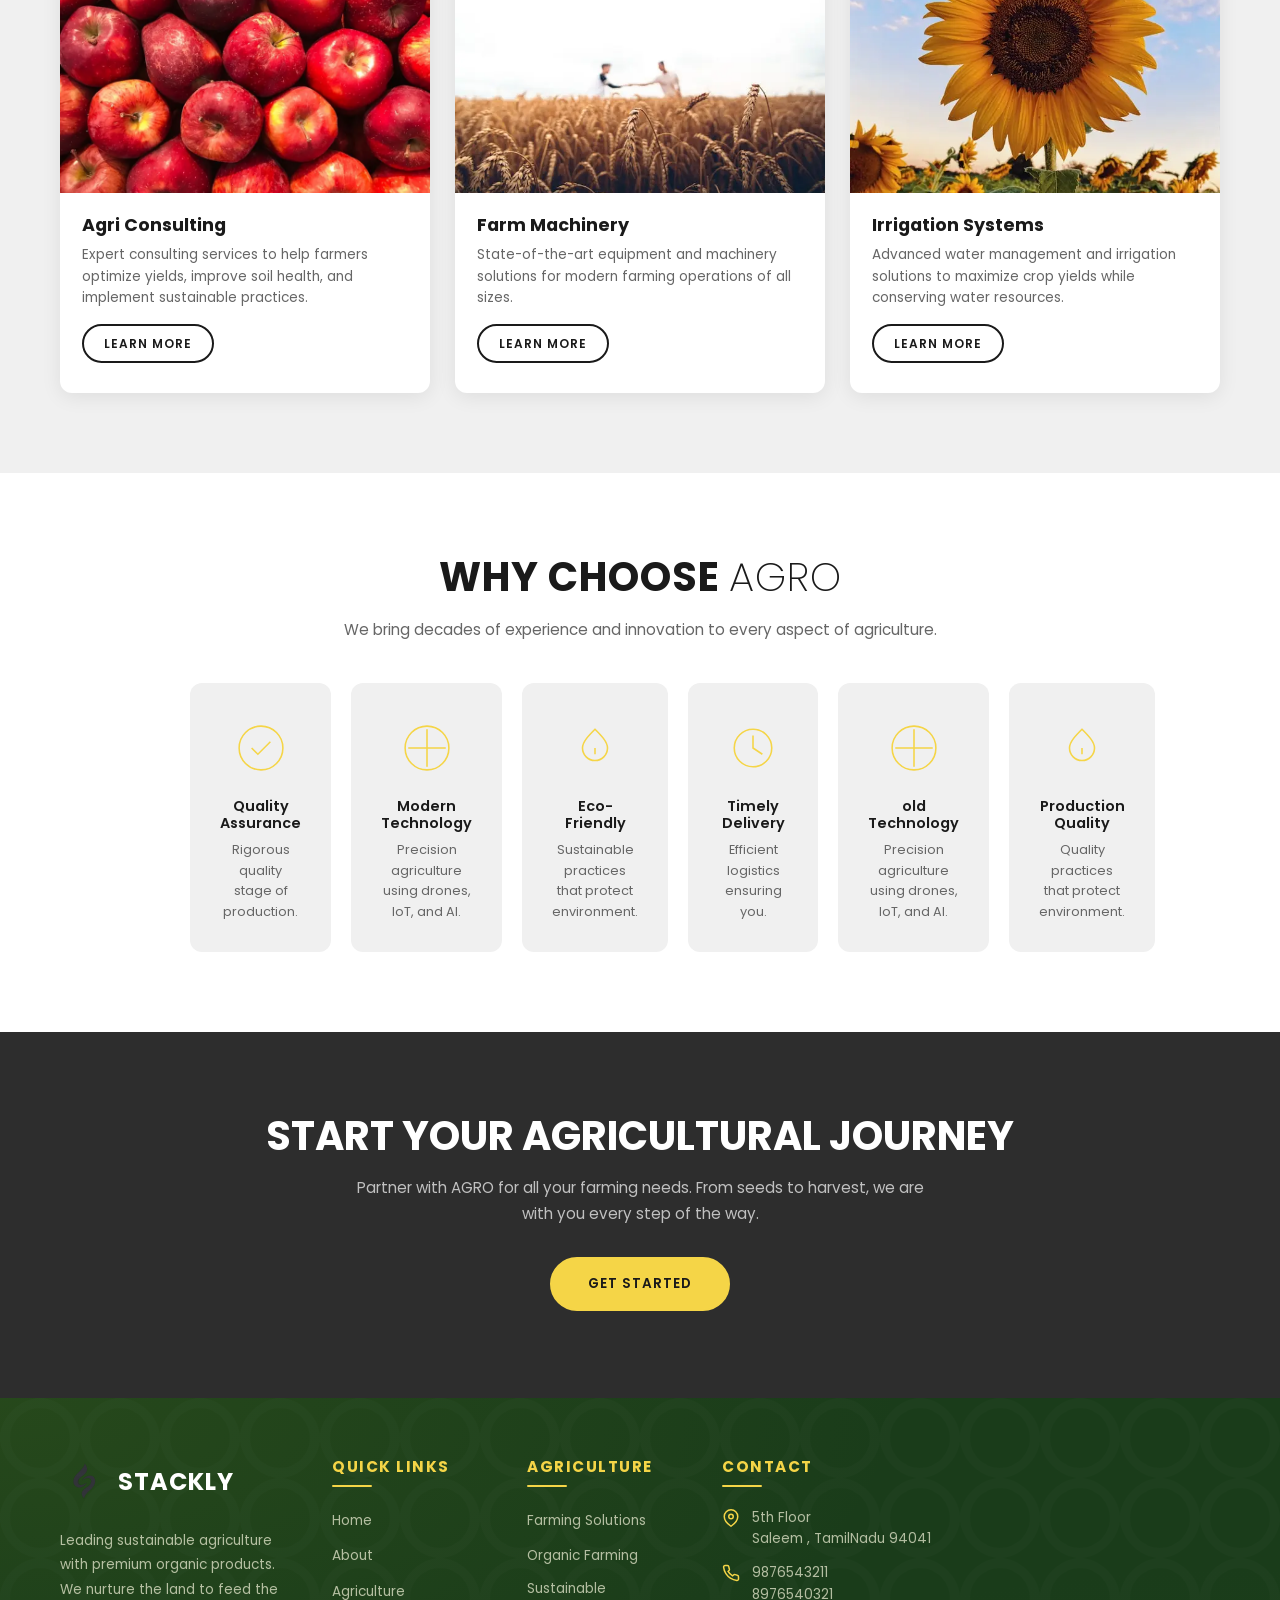
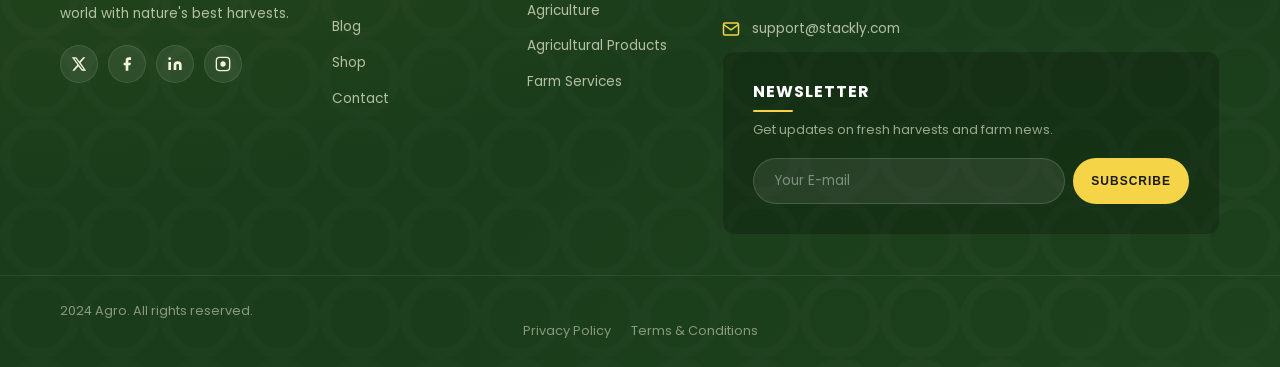
<file: agriculture.html>
<!DOCTYPE html>
<html lang="en">
<head>
    <meta charset="UTF-8">
    <meta name="viewport" content="width=device-width, initial-scale=1.0">
    <title>Agriculture - AGRO Farming Company</title>
    <meta name="description" content="Explore AGRO's agricultural services, farming solutions, and sustainable agriculture practices.">
    <link rel="preconnect" href="https://fonts.googleapis.com">
    <link href="https://fonts.googleapis.com/css2?family=Poppins:wght@200;300;400;500;600;700;800&display=swap" rel="stylesheet">
    <link rel="stylesheet" href="style.css">
</head>
<body>
    <header class="header scrolled">
        <div class="container">
            <div class="header-inner">
                        <a href="index.html" class="logo">
    <img src="logo.png" alt="STACKLY Logo" class="logo-image">
    <span class="logo-text">STACKLY</span>
</a>
                <nav class="nav">
                    <a href="index.html" class="nav-link">Home</a>
                    <a href="about.html" class="nav-link">About</a>
                    <a href="blog.html" class="nav-link">Blog</a>
                    <a href="agriculture.html" class="nav-link active">Agriculture</a>
                    <a href="shop.html" class="nav-link">Shop</a>
                    <a href="contact.html" class="nav-link">Contact</a>
                </nav>
                <a href="login.html" class="btn btn-primary">Login</a>
                <div class="mobile-toggle">
                    <span></span>
                    <span></span>
                    <span></span>
                </div>
            </div>
        </div>
    </header>

    <section class="page-hero">
        <div class="page-hero-overlay"></div>
        <div class="page-hero-content">
            <h1>Agriculture</h1>
            <div class="breadcrumb">
                <a href="index.html">Home</a>
                <span>/</span>
                <span>Agriculture</span>
            </div>
        </div>
    </section>

    <section class="section-padding">
        <div class="container">
            <div class="about-story fade-in">
                <div class="fade-left">
                    <h2 class="section-title" style="text-align:left; margin-bottom:20px;">Sustainable <span class="thin">Agriculture</span></h2>
                    <p style="color:var(--gray); margin-bottom:15px; line-height:1.8; font-size:0.9rem;">At AGRO, we combine centuries-old farming wisdom with cutting-edge technology to produce the highest quality agricultural products. Our sustainable practices ensure that we nurture the land while meeting the growing demands for food worldwide.</p>
                    <p style="color:var(--gray); line-height:1.8; font-size:0.9rem;">From precision farming to organic cultivation, our diverse agricultural operations span across multiple continents, delivering fresh produce, grains, and livestock products to markets around the globe.</p>
                    <a href="404.html" class="btn btn-outline" style="margin-top:20px;">View Products</a>
                </div>
                <div class="fade-right">
                    <img src="img5 (4).webp" alt="Sustainable Agriculture" style="border-radius:12px; box-shadow:var(--shadow);">
                </div>
            </div>
        </div>
    </section>

    <section class="section-padding" style="background:var(--light-gray);">
        <div class="container">
            <div class="fade-in">
                <h2 class="section-title">Our <span class="thin">Services</span></h2>
                <p class="section-subtitle">Comprehensive agricultural solutions tailored to meet diverse farming needs.</p>
            </div>
            <div class="agriculture-grid stagger-container">
                <div class="agriculture-card fade-in">
                    <img src="img11 (1).webp" alt="Crop Cultivation">
                    <div class="agriculture-card-content">
                        <h3>Crop Cultivation</h3>
                        <p>We specialize in growing a wide variety of crops including wheat, corn, soybeans, and specialty grains using modern techniques.</p>
                        <a href="404.html" class="btn btn-outline" style="font-size:0.75rem; padding:8px 20px;">Learn More</a>
                    </div>
                </div>
                <div class="agriculture-card fade-in">
                    <img src="img10.webp" alt="Livestock Farming">
                    <div class="agriculture-card-content">
                        <h3>Livestock Farming</h3>
                        <p>Our livestock operations focus on ethical animal husbandry, producing premium beef, dairy, and poultry products.</p>
                        <a href="404.html" class="btn btn-outline" style="font-size:0.75rem; padding:8px 20px;">Learn More</a>
                    </div>
                </div>
                <div class="agriculture-card fade-in">
                    <img src="img9 (2).webp" alt="Organic Farming">
                    <div class="agriculture-card-content">
                        <h3>Organic Farming</h3>
                        <p>Certified organic operations producing fruits, vegetables, and grains without synthetic pesticides or fertilizers.</p>
                        <a href="404.html" class="btn btn-outline" style="font-size:0.75rem; padding:8px 20px;">Learn More</a>
                    </div>
                </div>
                <div class="agriculture-card fade-in">
                    <img src="img8 (2).webp" alt="Agricultural Consulting">
                    <div class="agriculture-card-content">
                        <h3>Agri Consulting</h3>
                        <p>Expert consulting services to help farmers optimize yields, improve soil health, and implement sustainable practices.</p>
                        <a href="404.html" class="btn btn-outline" style="font-size:0.75rem; padding:8px 20px;">Learn More</a>
                    </div>
                </div>
                <div class="agriculture-card fade-in">
                    <img src="img7.webp" alt="Farm Machinery">
                    <div class="agriculture-card-content">
                        <h3>Farm Machinery</h3>
                        <p>State-of-the-art equipment and machinery solutions for modern farming operations of all sizes.</p>
                        <a href="404.html" class="btn btn-outline" style="font-size:0.75rem; padding:8px 20px;">Learn More</a>
                    </div>
                </div>
                <div class="agriculture-card fade-in">
                    <img src="img6.webp" alt="Irrigation Systems">
                    <div class="agriculture-card-content">
                        <h3>Irrigation Systems</h3>
                        <p>Advanced water management and irrigation solutions to maximize crop yields while conserving water resources.</p>
                        <a href="404.html" class="btn btn-outline" style="font-size:0.75rem; padding:8px 20px;">Learn More</a>
                    </div>
                </div>
            </div>
        </div>
    </section>

    <section class="section-padding">
        <div class="container">
            <div class="fade-in">
                <h2 class="section-title">Why Choose <span class="thin">AGRO</span></h2>
                <p class="section-subtitle">We bring decades of experience and innovation to every aspect of agriculture.</p>
            </div>
            <div class="offers-grid stagger-container" style="max-width:900px; margin:30px auto 0;">
                <div class="offer-card fade-in" style="background:var(--light-gray); border-radius:12px; padding:30px;">
                    <div class="offer-icon">
                        <svg viewBox="0 0 64 64" fill="none" stroke="#F5D547" stroke-width="2"><circle cx="32" cy="32" r="28"/><path d="M20 32l8 8 16-16"/></svg>
                    </div>
                    <h3 class="offer-title">Quality Assurance</h3>
                    <p style="font-size:0.8rem; color:var(--gray); margin-top:8px; line-height:1.6;">Rigorous quality  stage of production.</p>
                </div>
                <div class="offer-card fade-in" style="background:var(--light-gray); border-radius:12px; padding:30px;">
                    <div class="offer-icon">
                        <svg viewBox="0 0 64 64" fill="none" stroke="#F5D547" stroke-width="2"><path d="M32 8v48M8 32h48"/><circle cx="32" cy="32" r="28"/></svg>
                    </div>
                    <h3 class="offer-title">Modern Technology</h3>
                    <p style="font-size:0.8rem; color:var(--gray); margin-top:8px; line-height:1.6;">Precision agriculture using drones, IoT, and AI.</p>
                </div>
                <div class="offer-card fade-in" style="background:var(--light-gray); border-radius:12px; padding:30px;">
                    <div class="offer-icon">
                        <svg viewBox="0 0 64 64" fill="none" stroke="#F5D547" stroke-width="2"><path d="M32 8c-8 8-16 16-16 24a16 16 0 0 0 32 0c0-8-8-16-16-24z"/><path d="M32 32v8"/></svg>
                    </div>
                    <h3 class="offer-title">Eco-Friendly</h3>
                    <p style="font-size:0.8rem; color:var(--gray); margin-top:8px; line-height:1.6;">Sustainable practices that protect  environment.</p>
                </div>
                <div class="offer-card fade-in" style="background:var(--light-gray); border-radius:12px; padding:30px;">
                    <div class="offer-icon">
                        <svg viewBox="0 0 64 64" fill="none" stroke="#F5D547" stroke-width="2"><circle cx="32" cy="32" r="24"/><path d="M32 16v16l12 8"/></svg>
                    </div>
                    <h3 class="offer-title">Timely Delivery</h3>
                    <p style="font-size:0.8rem; color:var(--gray); margin-top:8px; line-height:1.6;">Efficient logistics ensuring   you.</p>
                </div>
                <div class="offer-card fade-in" style="background:var(--light-gray); border-radius:12px; padding:30px;">
                    <div class="offer-icon">
                        <svg viewBox="0 0 64 64" fill="none" stroke="#F5D547" stroke-width="2"><path d="M32 8v48M8 32h48"/><circle cx="32" cy="32" r="28"/></svg>
                    </div>
                    <h3 class="offer-title">old Technology</h3>
                    <p style="font-size:0.8rem; color:var(--gray); margin-top:8px; line-height:1.6;">Precision agriculture using drones, IoT, and AI.</p>
                </div>
                <div class="offer-card fade-in" style="background:var(--light-gray); border-radius:12px; padding:30px;">
                    <div class="offer-icon">
                        <svg viewBox="0 0 64 64" fill="none" stroke="#F5D547" stroke-width="2"><path d="M32 8c-8 8-16 16-16 24a16 16 0 0 0 32 0c0-8-8-16-16-24z"/><path d="M32 32v8"/></svg>
                    </div>
                    <h3 class="offer-title">Production Quality</h3>
                    <p style="font-size:0.8rem; color:var(--gray); margin-top:8px; line-height:1.6;">Quality practices that protect  environment.</p>
                </div>
            </div>
            
        </div>
    </section>

    <section class="section-padding" style="background:var(--dark-gray); color:var(--white); text-align:center;">
        <div class="container">
            <div class="fade-in">
                <h2 style="font-size:clamp(1.8rem, 5vw, 2.5rem); margin-bottom:15px; text-transform:uppercase;">Start Your <span class="thin">Agricultural Journey</span></h2>
                <p style="color:rgba(255,255,255,0.7); max-width:600px; margin:0 auto 30px; font-size:0.95rem; line-height:1.7;">Partner with AGRO for all your farming needs. From seeds to harvest, we are with you every step of the way.</p>
                <a href="contact.html" class="btn btn-primary">Get Started</a>
            </div>
        </div>
    </section>

    <footer class="footer">
        <div class="footer-top">
            <div class="container">
                <div class="footer-grid">
                    <div class="footer-column footer-brand">
                                                 <a href="index.html" class="logo">
    <img src="logo.png" alt="STACKLY Logo" class="logo-image">
    <span class="logo-text">STACKLY</span>
</a>
                        <p>Leading sustainable agriculture with premium organic products. We nurture the land to feed the world with nature's best harvests.</p>
                        <div class="social-links">
<a href="404.html" aria-label="X">
    <svg width="16" height="16" viewBox="0 0 24 24" fill="currentColor">
        <path d="M18.244 2H21.5l-7.11 8.13L22.75 22h-6.54l-5.12-6.69L5.2 22H1.94l7.61-8.7L1.25 2h6.7l4.63 6.1L18.244 2zm-1.15 18h1.81L6.93 3.9H5.01L17.094 20z"/>
    </svg>
</a>                            <a href="404.html" aria-label="Facebook"><svg width="16" height="16" viewBox="0 0 24 24" fill="currentColor"><path d="M18 2h-3a5 5 0 0 0-5 5v3H7v4h3v8h4v-8h3l1-4h-4V7a1 1 0 0 1 1-1h3z"/></svg></a>
                            <a href="404.html" aria-label="LinkedIn"><svg width="16" height="16" viewBox="0 0 24 24" fill="currentColor"><path d="M16 8a6 6 0 0 1 6 6v7h-4v-7a2 2 0 0 0-2-2 2 2 0 0 0-2 2v7h-4v-7a6 6 0 0 1 6-6zM2 9h4v12H2zM4 6a2 2 0 1 1 0-4 2 2 0 0 1 0 4z"/></svg></a>
                            <a href="404.html" aria-label="Instagram"><svg width="16" height="16" viewBox="0 0 24 24" fill="currentColor"><rect x="2" y="2" width="20" height="20" rx="5" ry="5" stroke="currentColor" stroke-width="2" fill="none"/><path d="M16 11.37A4 4 0 1 1 12.63 8 4 4 0 0 1 16 11.37z"/><line x1="17.5" y1="6.5" x2="17.51" y2="6.5"/></svg></a>
                        </div>
                    </div>
                    <div class="footer-column">
                        <h4>Quick Links</h4>
                        <ul class="footer-links">
                            <li><a href="index.html">Home</a></li>
                            <li><a href="about.html">About</a></li>
                            <li><a href="agriculture.html">Agriculture</a></li>
                            <li><a href="blog.html">Blog</a></li>
                            <li><a href="shop.html">Shop</a></li>
                            <li><a href="contact.html">Contact</a></li>
                        </ul>
                    </div>
                    <div class="footer-column">
                        <h4>Agriculture</h4>
                        <ul class="footer-links">
                            <li><a href="404.html">Farming Solutions</a></li>
                            <li><a href="404.html">Organic Farming</a></li>
                            <li><a href="404.html">Sustainable Agriculture</a></li>
                            <li><a href="404.html">Agricultural Products</a></li>
                            <li><a href="404.html">Farm Services</a></li>
                        </ul>
                    </div>
                   <div class="footer-column">
                        <h4>Contact</h4>
                        <div class="footer-contact-item">
                            <svg width="18" height="18" viewBox="0 0 24 24" fill="none" stroke="currentColor" stroke-width="2"><path d="M21 10c0 7-9 13-9 13s-9-6-9-13a9 9 0 0 1 18 0z"/><circle cx="12" cy="10" r="3"/></svg>
                            <span> 5th Floor<br>Saleem , TamilNadu 94041</span>
                        </div>
                        <div class="footer-contact-item">
                            <svg width="18" height="18" viewBox="0 0 24 24" fill="none" stroke="currentColor" stroke-width="2"><path d="M22 16.92v3a2 2 0 0 1-2.18 2 19.79 19.79 0 0 1-8.63-3.07 19.5 19.5 0 0 1-6-6 19.79 19.79 0 0 1-3.07-8.67A2 2 0 0 1 4.11 2h3a2 2 0 0 1 2 1.72 12.84 12.84 0 0 0 .7 2.81 2 2 0 0 1-.45 2.11L8.09 9.91a16 16 0 0 0 6 6l1.27-1.27a2 2 0 0 1 2.11-.45 12.84 12.84 0 0 0 2.81.7A2 2 0 0 1 22 16.92z"/></svg>
                            <span>9876543211<br>8976540321</span>
                        </div>
                        <div class="footer-contact-item">
                            <svg width="18" height="18" viewBox="0 0 24 24" fill="none" stroke="currentColor" stroke-width="2"><path d="M4 4h16c1.1 0 2 .9 2 2v12c0 1.1-.9 2-2 2H4c-1.1 0-2-.9-2-2V6c0-1.1.9-2 2-2z"/><polyline points="22,6 12,13 2,6"/></svg>
                            <span>support@stackly.com</span>
                        </div>
                        <div class="footer-newsletter-area">
                            <h4>Newsletter</h4>
                            <p>Get updates on fresh harvests and farm news.</p>
                            <form class="newsletter-form">
                                <input type="email" class="form-control" placeholder="Your E-mail" required>
                                <button type="submit" class="btn btn-primary" style="padding:10px 20px; font-size:0.75rem;">Subscribe</button>
                            </form>
                        </div>
                    </div>
                </div>
            </div>
        </div>
        <div class="footer-bottom">
            <div class="container">
                <p>2024 Agro. All rights reserved.</p>
                <div class="footer-bottom-links">
                    <a href="404.html">Privacy Policy</a>
                    <a href="404.html">Terms & Conditions</a>
                </div>
            </div>
        </div>
    </footer>

    <div class="back-to-top" aria-label="Back to top">
        <svg width="20" height="20" viewBox="0 0 24 24" fill="none" stroke="currentColor" stroke-width="2.5"><path d="M18 15l-6-6-6 6"/></svg>
    </div>

    <script src="script.js"></script>
</body>
</html>
</file>
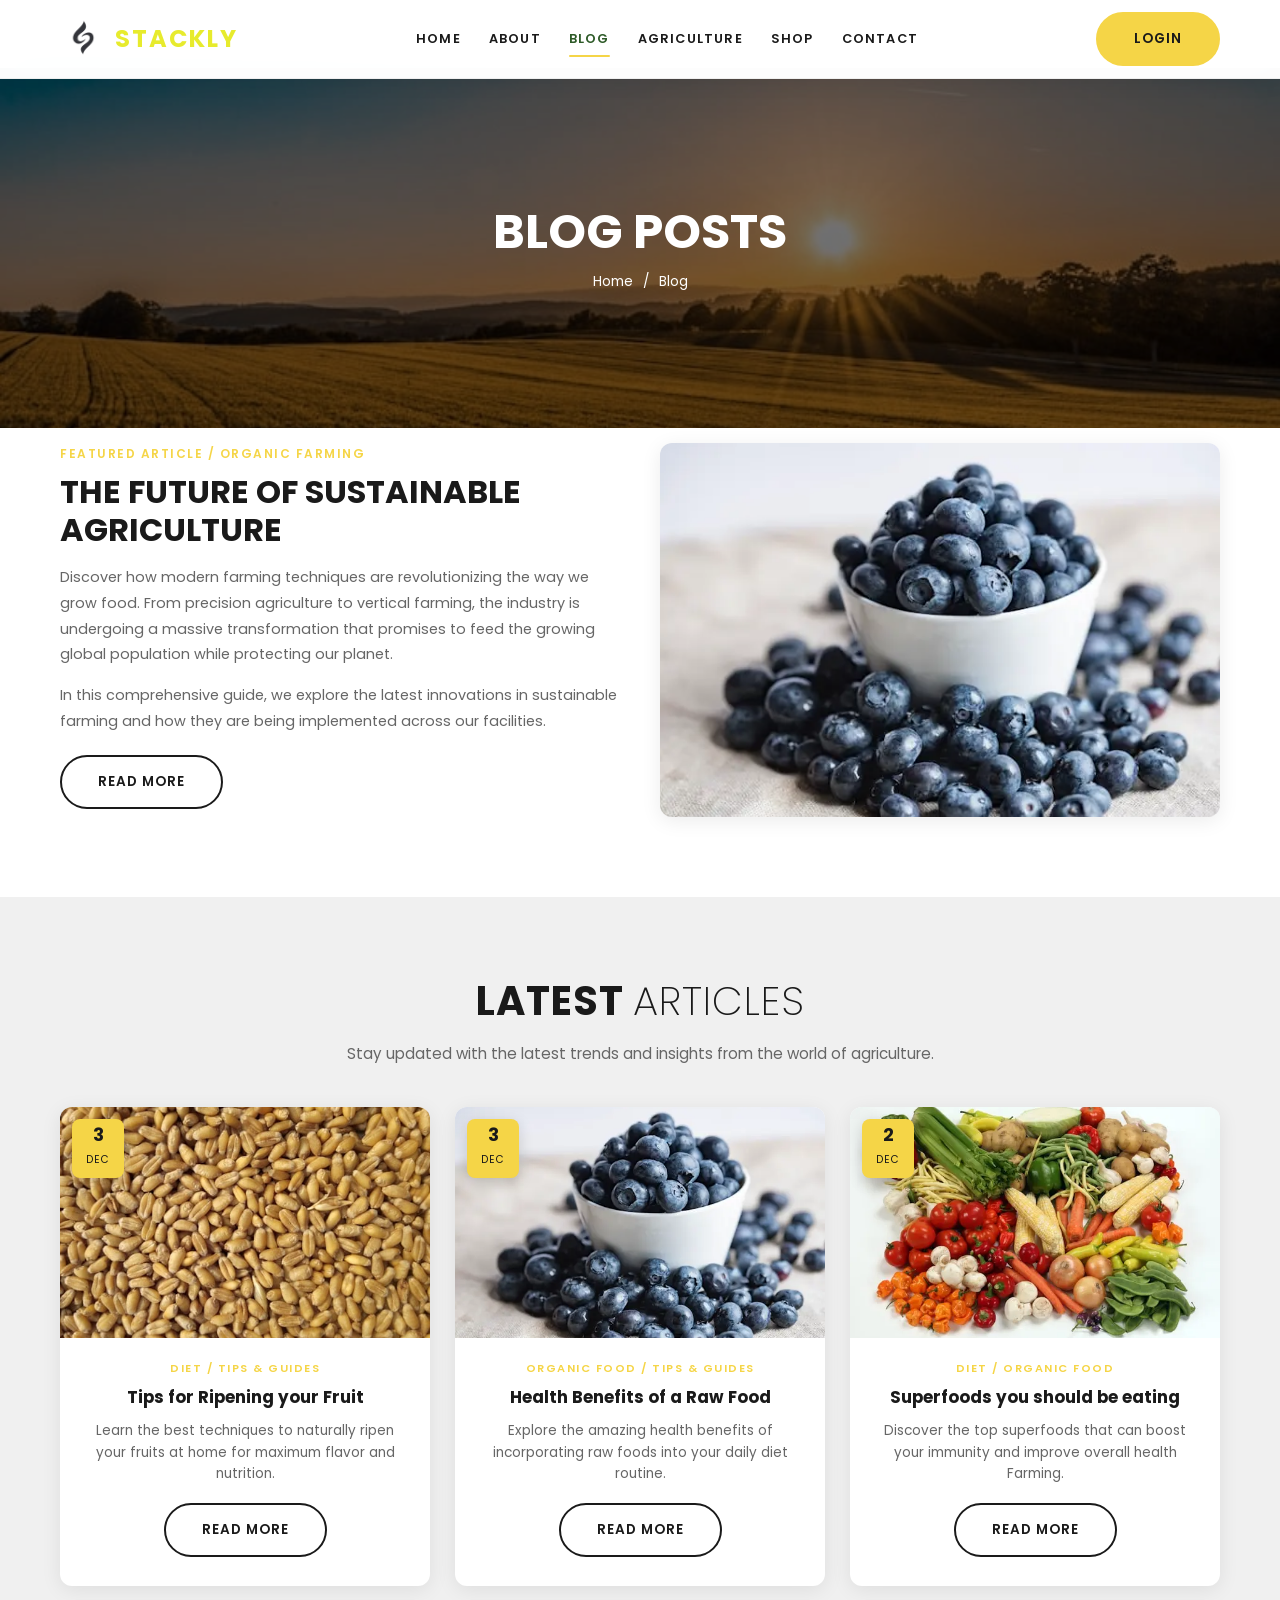
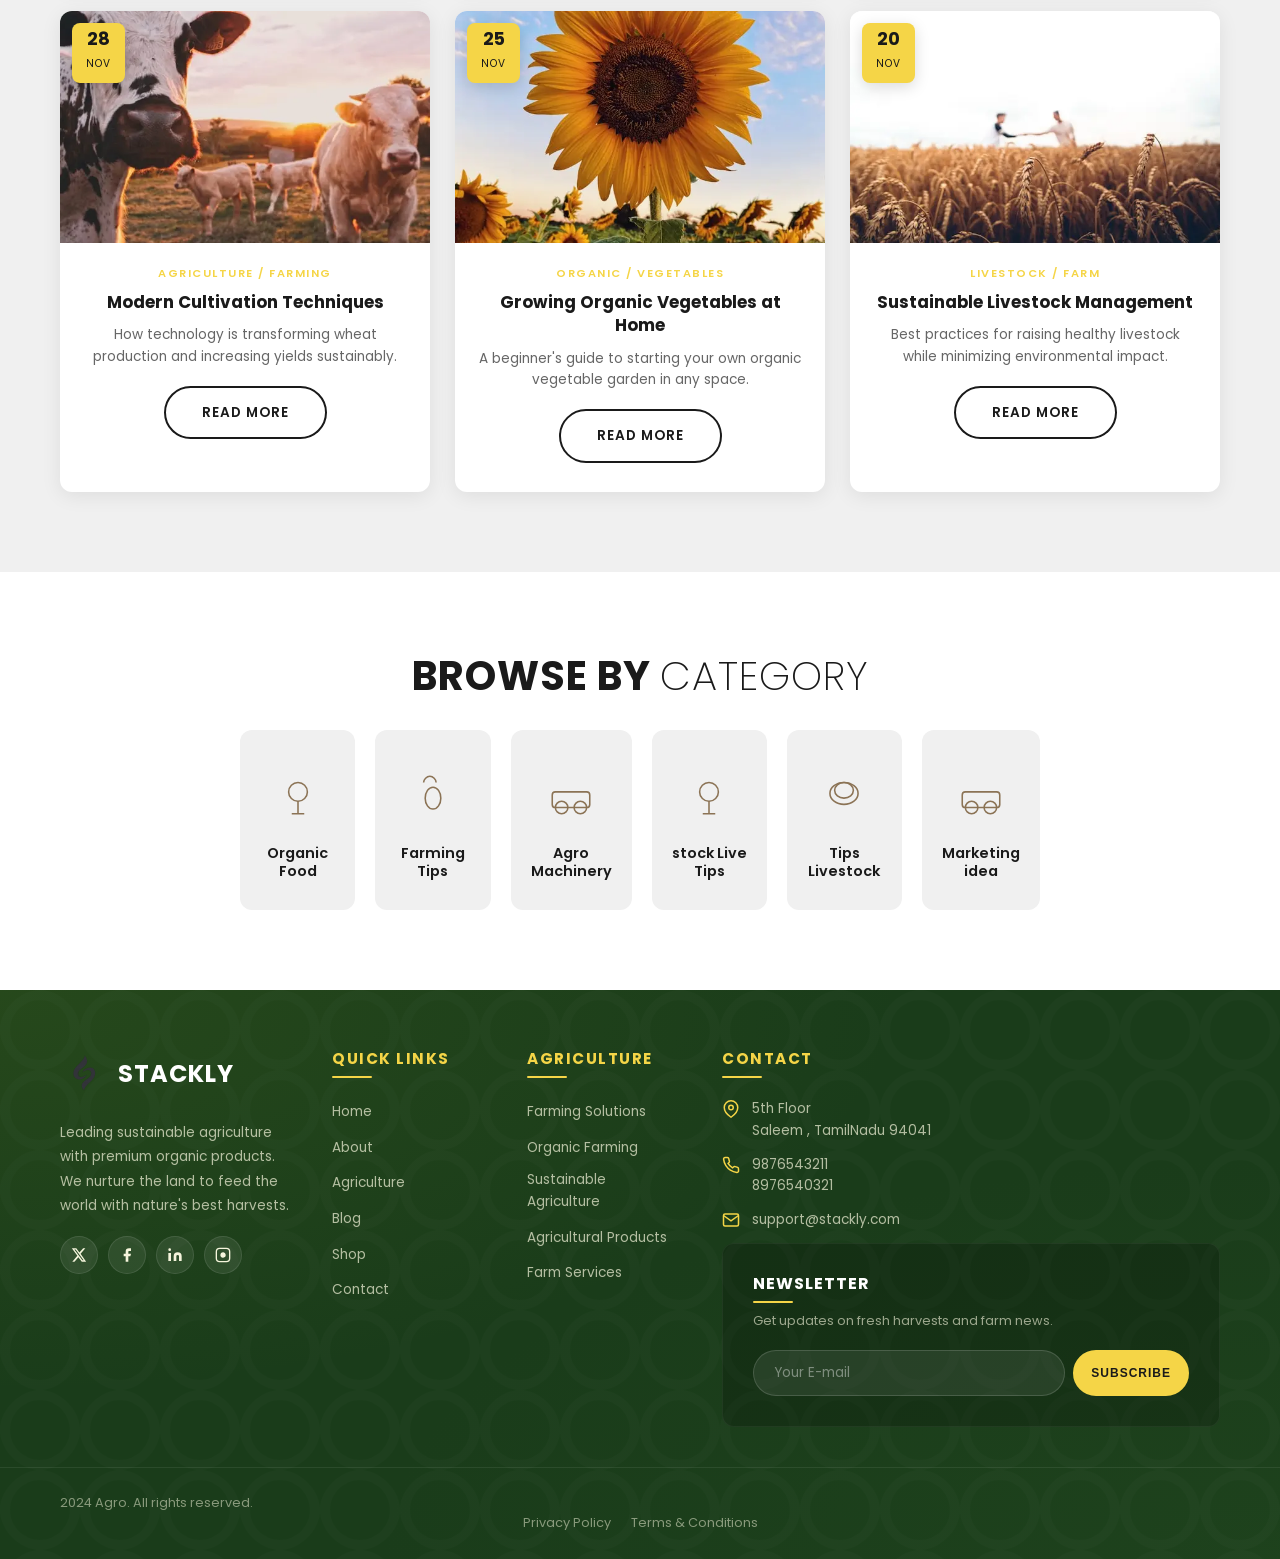
<file: blog.html>
<!DOCTYPE html>
<html lang="en">
<head>
    <meta charset="UTF-8">
    <meta name="viewport" content="width=device-width, initial-scale=1.0">
    <title>Blog - AGRO Farming Company</title>
    <meta name="description" content="Read the latest articles about agriculture, organic farming, and sustainable food production from AGRO.">
    <link rel="preconnect" href="https://fonts.googleapis.com">
    <link href="https://fonts.googleapis.com/css2?family=Poppins:wght@200;300;400;500;600;700;800&display=swap" rel="stylesheet">
    <link rel="stylesheet" href="style.css">
</head>
<body>
    <header class="header scrolled">
        <div class="container">
            <div class="header-inner">
                       <a href="index.html" class="logo">
    <img src="logo.png" alt="STACKLY Logo" class="logo-image">
    <span class="logo-text">STACKLY</span>
</a>
                <nav class="nav">
                    <a href="index.html" class="nav-link">Home</a>
                    <a href="about.html" class="nav-link">About</a>
                    <a href="blog.html" class="nav-link active">Blog</a>
                    <a href="agriculture.html" class="nav-link">Agriculture</a>
                    <a href="shop.html" class="nav-link">Shop</a>
                    <a href="contact.html" class="nav-link">Contact</a>
                </nav>
                <a href="login.html" class="btn btn-primary">Login</a>
                <div class="mobile-toggle">
                    <span></span>
                    <span></span>
                    <span></span>
                </div>
            </div>
        </div>
    </header>

    <section class="page-hero">
        <div class="page-hero-overlay"></div>
        <div class="page-hero-content">
            <h1>Blog Posts</h1>
            <div class="breadcrumb">
                <a href="index.html">Home</a>
                <span>/</span>
                <span>Blog</span>
            </div>
        </div>
    </section>

    <section class="section-padding">
        <div class="container">
            <div class="about-story fade-in">
                <div class="fade-left">
                    <div class="blog-meta" style="text-align:left; margin-bottom:10px; font-size:0.75rem;">Featured Article / Organic Farming</div>
                    <h2 style="font-size:clamp(1.5rem, 4vw, 2rem); margin-bottom:15px; text-transform:uppercase; line-height:1.2;">The Future of <span class="thin">Sustainable Agriculture</span></h2>
                    <p style="color:var(--gray); margin-bottom:15px; line-height:1.8; font-size:0.9rem;">Discover how modern farming techniques are revolutionizing the way we grow food. From precision agriculture to vertical farming, the industry is undergoing a massive transformation that promises to feed the growing global population while protecting our planet.</p>
                    <p style="color:var(--gray); line-height:1.8; font-size:0.9rem;">In this comprehensive guide, we explore the latest innovations in sustainable farming and how they are being implemented across our facilities.</p>
                    <a href="404.html" class="btn btn-outline" style="margin-top:20px;">Read More</a>
                </div>
                <div class="fade-right">
                    <img src="img11 (1).webp" alt="Featured Article" style="border-radius:12px; box-shadow:var(--shadow);">
                </div>
            </div>
        </div>
    </section>

    <section class="section-padding" style="background:var(--light-gray);">
        <div class="container">
            <div class="fade-in">
                <h2 class="section-title">Latest <span class="thin">Articles</span></h2>
                <p class="section-subtitle">Stay updated with the latest trends and insights from the world of agriculture.</p>
            </div>
            <div class="blog-grid stagger-container">
                <article class="blog-card fade-in">
                    <div class="blog-image">
                        <img src="img2.webp" alt="Seedlings">
                        <div class="blog-date">
                            <span class="day">3</span>
                            <span class="month">Dec</span>
                        </div>
                    </div>
                    <div class="blog-content">
                        <div class="blog-meta">Diet / Tips & Guides</div>
                        <h3 class="blog-title">Tips for Ripening your Fruit</h3>
                        <p class="blog-excerpt">Learn the best techniques to naturally ripen your fruits at home for maximum flavor and nutrition.</p>
                        <a href="404.html" class="btn btn-outline">Read More</a>
                    </div>
                </article>
                <article class="blog-card fade-in">
                    <div class="blog-image">
                        <img src="img3 (1).webp" alt="Healthy Food">
                        <div class="blog-date">
                            <span class="day">3</span>
                            <span class="month">Dec</span>
                        </div>
                    </div>
                    <div class="blog-content">
                        <div class="blog-meta">Organic Food / Tips & Guides</div>
                        <h3 class="blog-title">Health Benefits of a Raw Food</h3>
                        <p class="blog-excerpt">Explore the amazing health benefits of incorporating raw foods into your daily diet routine.</p>
                        <a href="404.html" class="btn btn-outline">Read More</a>
                    </div>
                </article>
                <article class="blog-card fade-in">
                    <div class="blog-image">
                        <img src="img4.webp" alt="Superfoods">
                        <div class="blog-date">
                            <span class="day">2</span>
                            <span class="month">Dec</span>
                        </div>
                    </div>
                    <div class="blog-content">
                        <div class="blog-meta">Diet / Organic Food</div>
                        <h3 class="blog-title">Superfoods you should be eating</h3>
                        <p class="blog-excerpt">Discover the top superfoods that can boost your immunity and improve overall health Farming.</p>
                        <a href="404.html" class="btn btn-outline">Read More</a>
                    </div>
                </article>
                <article class="blog-card fade-in">
                    <div class="blog-image">
                        <img src="img5 (4).webp" alt="Wheat Farming">
                        <div class="blog-date">
                            <span class="day">28</span>
                            <span class="month">Nov</span>
                        </div>
                    </div>
                    <div class="blog-content">
                        <div class="blog-meta">Agriculture / Farming</div>
                        <h3 class="blog-title">Modern  Cultivation Techniques</h3>
                        <p class="blog-excerpt">How technology is transforming wheat production and increasing yields sustainably.</p>
                        <a href="404.html" class="btn btn-outline">Read More</a>
                    </div>
                </article>
                <article class="blog-card fade-in">
                    <div class="blog-image">
                        <img src="img6.webp" alt="Organic Vegetables">
                        <div class="blog-date">
                            <span class="day">25</span>
                            <span class="month">Nov</span>
                        </div>
                    </div>
                    <div class="blog-content">
                        <div class="blog-meta">Organic / Vegetables</div>
                        <h3 class="blog-title">Growing Organic Vegetables at Home</h3>
                        <p class="blog-excerpt">A beginner's guide to starting your own organic vegetable garden in any space.</p>
                        <a href="404.html" class="btn btn-outline">Read More</a>
                    </div>
                </article>
                <article class="blog-card fade-in">
                    <div class="blog-image">
                        <img src="img7.webp" alt="Livestock">
                        <div class="blog-date">
                            <span class="day">20</span>
                            <span class="month">Nov</span>
                        </div>
                    </div>
                    <div class="blog-content">
                        <div class="blog-meta">Livestock / Farm</div>
                        <h3 class="blog-title">Sustainable Livestock Management</h3>
                        <p class="blog-excerpt">Best practices for raising healthy livestock while minimizing environmental impact.</p>
                        <a href="404.html" class="btn btn-outline">Read More</a>
                    </div>
                </article>
            </div>
        </div>
    </section>

    <section class="section-padding">
        <div class="container">
            <div class="fade-in">
                <h2 class="section-title">Browse by <span class="thin">Category</span></h2>
            </div>
            <div class="offers-grid stagger-container" style="max-width:800px; margin:30px auto 0;">
                <a href="404.html" class="offer-card fade-in" style="background:var(--light-gray); border-radius:12px; text-decoration:none;">
                    <div class="offer-icon">
                        <svg viewBox="0 0 64 64" fill="none" stroke="#8B7355" stroke-width="2"><circle cx="32" cy="28" r="12"/><path d="M32 40v16M24 56h16"/></svg>
                    </div>
                    <h3 class="offer-title">Organic Food</h3>
                </a>
                <a href="404.html" class="offer-card fade-in" style="background:var(--light-gray); border-radius:12px; text-decoration:none;">
                    <div class="offer-icon">
                        <svg viewBox="0 0 64 64" fill="none" stroke="#8B7355" stroke-width="2"><path d="M20 16c0-4 4-8 8-8s8 4 8 8"/><ellipse cx="32" cy="36" rx="10" ry="14"/></svg>
                    </div>
                    <h3 class="offer-title">Farming Tips</h3>
                </a>
                <a href="404.html" class="offer-card fade-in" style="background:var(--light-gray); border-radius:12px; text-decoration:none;">
                    <div class="offer-icon">
                        <svg viewBox="0 0 64 64" fill="none" stroke="#8B7355" stroke-width="2"><rect x="8" y="28" width="48" height="20" rx="4"/><circle cx="20" cy="48" r="8"/><circle cx="44" cy="48" r="8"/></svg>
                    </div>
                    <h3 class="offer-title">Agro Machinery</h3>
                </a>
                <a href="404.html" class="offer-card fade-in" style="background:var(--light-gray); border-radius:12px; text-decoration:none;">
                    <div class="offer-icon">
                        <svg viewBox="0 0 64 64" fill="none" stroke="#8B7355" stroke-width="2"><circle cx="32" cy="28" r="12"/><path d="M32 40v16M24 56h16"/></svg>
                    </div>
                    <h3 class="offer-title">stock Live Tips</h3>
                </a>
                 <a href="404.html" class="offer-card fade-in" style="background:var(--light-gray); border-radius:12px; text-decoration:none;">
                    <div class="offer-icon">
                        <svg viewBox="0 0 64 64" fill="none" stroke="#8B7355" stroke-width="2"><ellipse cx="32" cy="30" rx="18" ry="14"/><ellipse cx="32" cy="26" rx="12" ry="10"/></svg>
                    </div>
                    <h3 class="offer-title"> Tips Livestock</h3>
                </a>
                 <a href="404.html" class="offer-card fade-in" style="background:var(--light-gray); border-radius:12px; text-decoration:none;">
                    <div class="offer-icon">
                        <svg viewBox="0 0 64 64" fill="none" stroke="#8B7355" stroke-width="2"><rect x="8" y="28" width="48" height="20" rx="4"/><circle cx="20" cy="48" r="8"/><circle cx="44" cy="48" r="8"/></svg>
                    </div>
                    <h3 class="offer-title">Marketing idea</h3>
                </a>
            </div>
        </div>
    </section>

    <footer class="footer">
        <div class="footer-top">
            <div class="container">
                <div class="footer-grid">
                    <div class="footer-column footer-brand">
                                                  <a href="index.html" class="logo">
    <img src="logo.png" alt="STACKLY Logo" class="logo-image">
    <span class="logo-text">STACKLY</span>
</a>
                        <p>Leading sustainable agriculture with premium organic products. We nurture the land to feed the world with nature's best harvests.</p>
                        <div class="social-links">
<a href="404.html" aria-label="X">
    <svg width="16" height="16" viewBox="0 0 24 24" fill="currentColor">
        <path d="M18.244 2H21.5l-7.11 8.13L22.75 22h-6.54l-5.12-6.69L5.2 22H1.94l7.61-8.7L1.25 2h6.7l4.63 6.1L18.244 2zm-1.15 18h1.81L6.93 3.9H5.01L17.094 20z"/>
    </svg>
</a>                            <a href="404.html" aria-label="Facebook"><svg width="16" height="16" viewBox="0 0 24 24" fill="currentColor"><path d="M18 2h-3a5 5 0 0 0-5 5v3H7v4h3v8h4v-8h3l1-4h-4V7a1 1 0 0 1 1-1h3z"/></svg></a>
                            <a href="404.html" aria-label="LinkedIn"><svg width="16" height="16" viewBox="0 0 24 24" fill="currentColor"><path d="M16 8a6 6 0 0 1 6 6v7h-4v-7a2 2 0 0 0-2-2 2 2 0 0 0-2 2v7h-4v-7a6 6 0 0 1 6-6zM2 9h4v12H2zM4 6a2 2 0 1 1 0-4 2 2 0 0 1 0 4z"/></svg></a>
                            <a href="404.html" aria-label="Instagram"><svg width="16" height="16" viewBox="0 0 24 24" fill="currentColor"><rect x="2" y="2" width="20" height="20" rx="5" ry="5" stroke="currentColor" stroke-width="2" fill="none"/><path d="M16 11.37A4 4 0 1 1 12.63 8 4 4 0 0 1 16 11.37z"/><line x1="17.5" y1="6.5" x2="17.51" y2="6.5"/></svg></a>
                        </div>
                    </div>
                    <div class="footer-column">
                        <h4>Quick Links</h4>
                        <ul class="footer-links">
                            <li><a href="index.html">Home</a></li>
                            <li><a href="about.html">About</a></li>
                            <li><a href="agriculture.html">Agriculture</a></li>
                            <li><a href="blog.html">Blog</a></li>
                            <li><a href="shop.html">Shop</a></li>
                            <li><a href="contact.html">Contact</a></li>
                        </ul>
                    </div>
                    <div class="footer-column">
                        <h4>Agriculture</h4>
                        <ul class="footer-links">
                            <li><a href="404.html">Farming Solutions</a></li>
                            <li><a href="404.html">Organic Farming</a></li>
                            <li><a href="404.html">Sustainable Agriculture</a></li>
                            <li><a href="404.html">Agricultural Products</a></li>
                            <li><a href="404.html">Farm Services</a></li>
                        </ul>
                    </div>
                   <div class="footer-column">
                        <h4>Contact</h4>
                        <div class="footer-contact-item">
                            <svg width="18" height="18" viewBox="0 0 24 24" fill="none" stroke="currentColor" stroke-width="2"><path d="M21 10c0 7-9 13-9 13s-9-6-9-13a9 9 0 0 1 18 0z"/><circle cx="12" cy="10" r="3"/></svg>
                            <span> 5th Floor<br>Saleem , TamilNadu 94041</span>
                        </div>
                        <div class="footer-contact-item">
                            <svg width="18" height="18" viewBox="0 0 24 24" fill="none" stroke="currentColor" stroke-width="2"><path d="M22 16.92v3a2 2 0 0 1-2.18 2 19.79 19.79 0 0 1-8.63-3.07 19.5 19.5 0 0 1-6-6 19.79 19.79 0 0 1-3.07-8.67A2 2 0 0 1 4.11 2h3a2 2 0 0 1 2 1.72 12.84 12.84 0 0 0 .7 2.81 2 2 0 0 1-.45 2.11L8.09 9.91a16 16 0 0 0 6 6l1.27-1.27a2 2 0 0 1 2.11-.45 12.84 12.84 0 0 0 2.81.7A2 2 0 0 1 22 16.92z"/></svg>
                            <span>9876543211<br>8976540321</span>
                        </div>
                        <div class="footer-contact-item">
                            <svg width="18" height="18" viewBox="0 0 24 24" fill="none" stroke="currentColor" stroke-width="2"><path d="M4 4h16c1.1 0 2 .9 2 2v12c0 1.1-.9 2-2 2H4c-1.1 0-2-.9-2-2V6c0-1.1.9-2 2-2z"/><polyline points="22,6 12,13 2,6"/></svg>
                            <span>support@stackly.com</span>
                        </div>
                        <div class="footer-newsletter-area">
                            <h4>Newsletter</h4>
                            <p>Get updates on fresh harvests and farm news.</p>
                            <form class="newsletter-form">
                                <input type="email" class="form-control" placeholder="Your E-mail" required>
                                <button type="submit" class="btn btn-primary" style="padding:10px 20px; font-size:0.75rem;">Subscribe</button>
                            </form>
                        </div>
                    </div>
                </div>
            </div>
        </div>
        <div class="footer-bottom">
            <div class="container">
                <p>2024 Agro. All rights reserved.</p>
                <div class="footer-bottom-links">
                    <a href="404.html">Privacy Policy</a>
                    <a href="404.html">Terms & Conditions</a>
                </div>
            </div>
        </div>
    </footer>

    <div class="back-to-top" aria-label="Back to top">
        <svg width="20" height="20" viewBox="0 0 24 24" fill="none" stroke="currentColor" stroke-width="2.5"><path d="M18 15l-6-6-6 6"/></svg>
    </div>

    <script src="script.js"></script>
</body>
</html>
</file>
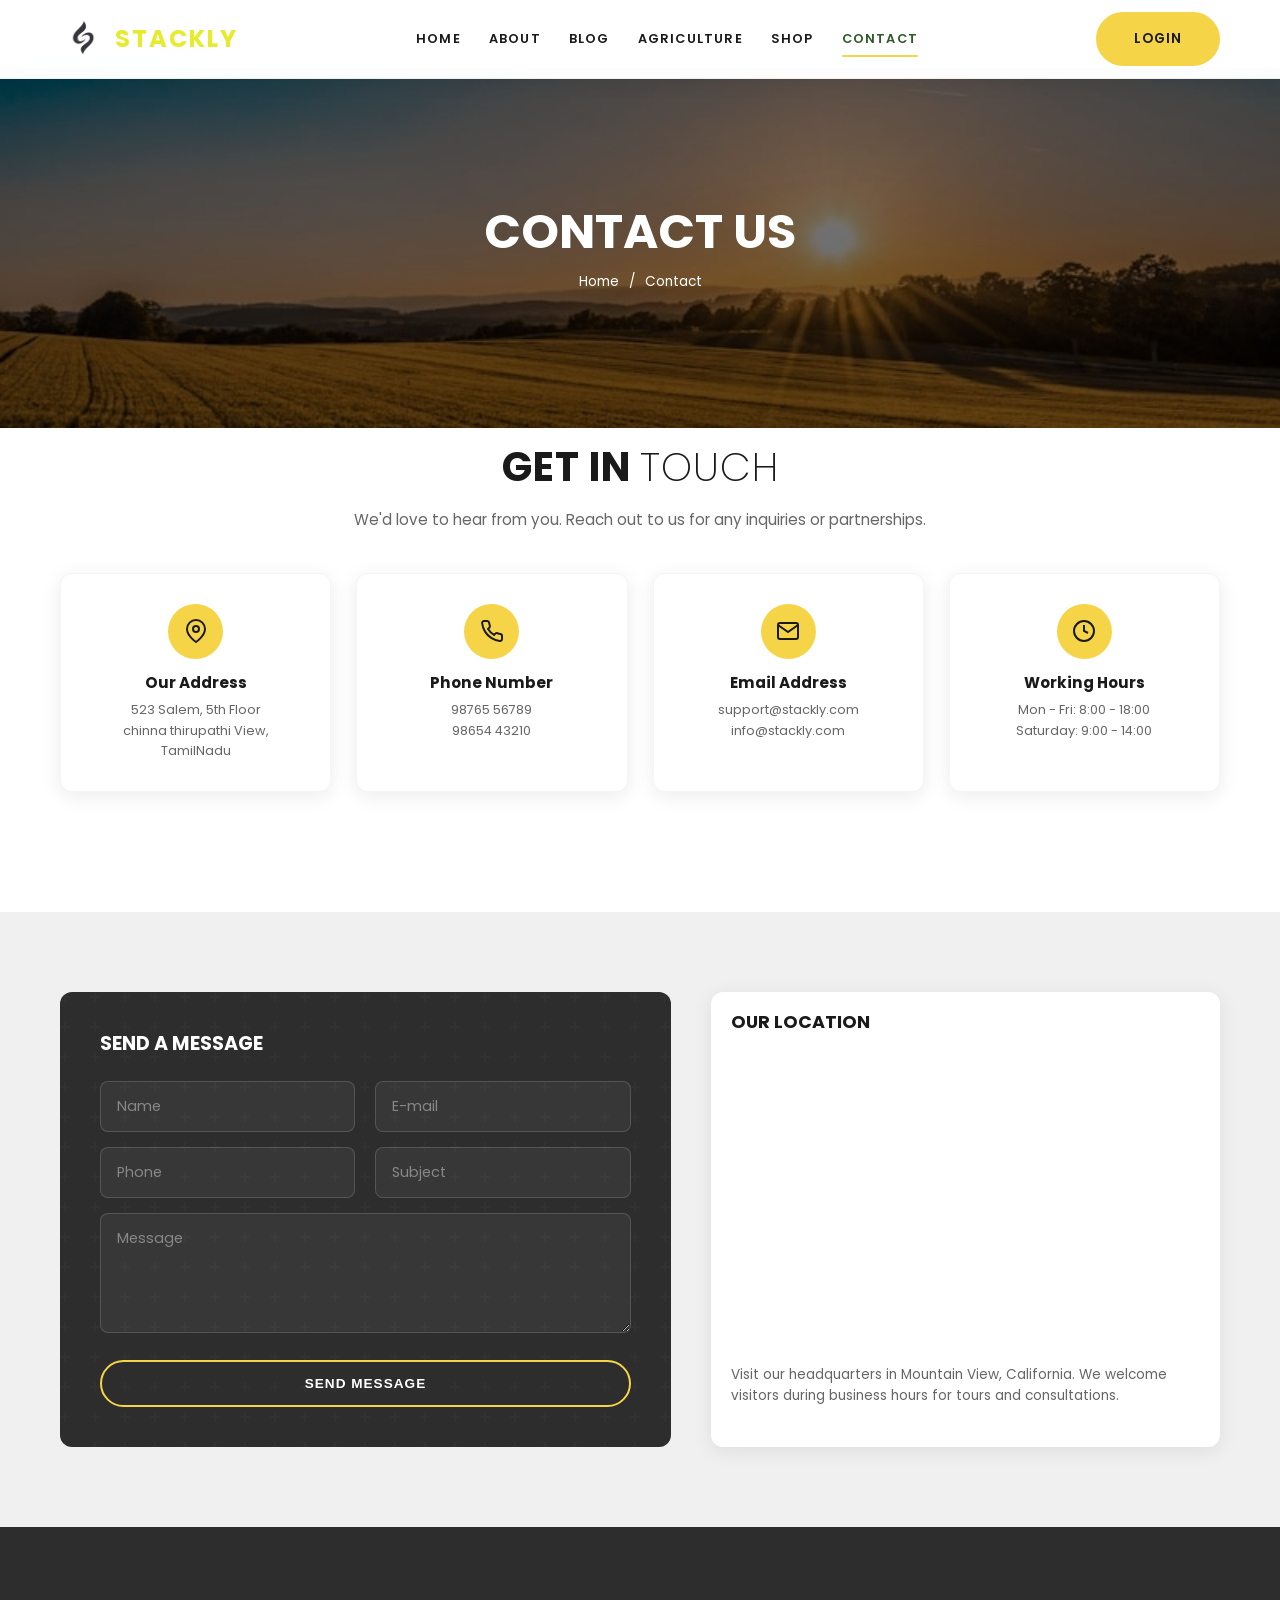
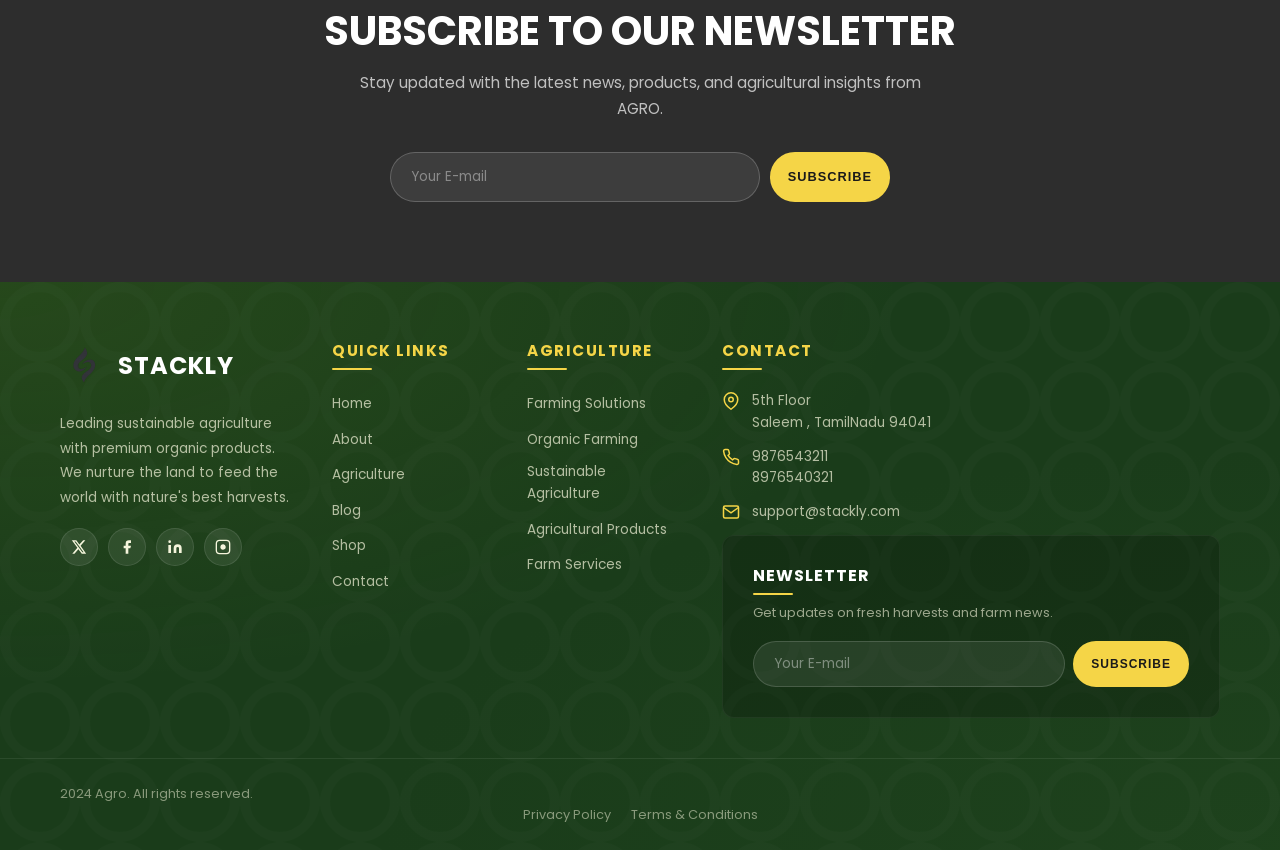
<file: contact.html>
<!DOCTYPE html>
<html lang="en">
<head>
    <meta charset="UTF-8">
    <meta name="viewport" content="width=device-width, initial-scale=1.0">
    <title>Contact Us - AGRO Farming Company</title>
    <meta name="description" content="Get in touch with AGRO Farming Company. Contact us for inquiries, partnerships, or feedback.">
    <link rel="preconnect" href="https://fonts.googleapis.com">
    <link href="https://fonts.googleapis.com/css2?family=Poppins:wght@200;300;400;500;600;700;800&display=swap" rel="stylesheet">
    <link rel="stylesheet" href="style.css">
</head>
<body>
    <header class="header scrolled">
        <div class="container">
            <div class="header-inner">
                      <a href="index.html" class="logo">
    <img src="logo.png" alt="STACKLY Logo" class="logo-image">
    <span class="logo-text">STACKLY</span>
</a>
                <nav class="nav">
                    <a href="index.html" class="nav-link">Home</a>
                    <a href="about.html" class="nav-link">About</a>
                    <a href="blog.html" class="nav-link">Blog</a>
                    <a href="agriculture.html" class="nav-link">Agriculture</a>
                    <a href="shop.html" class="nav-link">Shop</a>
                    <a href="contact.html" class="nav-link active">Contact</a>
                </nav>
                <a href="login.html" class="btn btn-primary">Login</a>
                <div class="mobile-toggle">
                    <span></span>
                    <span></span>
                    <span></span>
                </div>
            </div>
        </div>
    </header>

    <section class="page-hero">
        <div class="page-hero-overlay"></div>
        <div class="page-hero-content">
            <h1>Contact Us</h1>
            <div class="breadcrumb">
                <a href="index.html">Home</a>
                <span>/</span>
                <span>Contact</span>
            </div>
        </div>
    </section>

    <section class="section-padding">
        <div class="container">
            <div class="fade-in">
                <h2 class="section-title">Get In <span class="thin">Touch</span></h2>
                <p class="section-subtitle">We'd love to hear from you. Reach out to us for any inquiries or partnerships.</p>
            </div>
            <div class="contact-info-grid stagger-container">
                <div class="contact-info-card fade-in">
                    <div class="icon">
                        <svg width="24" height="24" viewBox="0 0 24 24" fill="none" stroke="currentColor" stroke-width="2"><path d="M21 10c0 7-9 13-9 13s-9-6-9-13a9 9 0 0 1 18 0z"/><circle cx="12" cy="10" r="3"/></svg>
                    </div>
                    <h4>Our Address</h4>
                    <p>523 Salem, 5th Floor<br>chinna thirupathi View, <br>TamilNadu</p>
                </div>
                <div class="contact-info-card fade-in">
                    <div class="icon">
                        <svg width="24" height="24" viewBox="0 0 24 24" fill="none" stroke="currentColor" stroke-width="2"><path d="M22 16.92v3a2 2 0 0 1-2.18 2 19.79 19.79 0 0 1-8.63-3.07 19.5 19.5 0 0 1-6-6 19.79 19.79 0 0 1-3.07-8.67A2 2 0 0 1 4.11 2h3a2 2 0 0 1 2 1.72 12.84 12.84 0 0 0 .7 2.81 2 2 0 0 1-.45 2.11L8.09 9.91a16 16 0 0 0 6 6l1.27-1.27a2 2 0 0 1 2.11-.45 12.84 12.84 0 0 0 2.81.7A2 2 0 0 1 22 16.92z"/></svg>
                    </div>
                    <h4>Phone Number</h4>
                    <p>98765 56789<br> 98654 43210</p>
                </div>
                <div class="contact-info-card fade-in">
                    <div class="icon">
                        <svg width="24" height="24" viewBox="0 0 24 24" fill="none" stroke="currentColor" stroke-width="2"><path d="M4 4h16c1.1 0 2 .9 2 2v12c0 1.1-.9 2-2 2H4c-1.1 0-2-.9-2-2V6c0-1.1.9-2 2-2z"/><polyline points="22,6 12,13 2,6"/></svg>
                    </div>
                    <h4>Email Address</h4>
                    <p>support@stackly.com<br>info@stackly.com</p>
                </div>
                <div class="contact-info-card fade-in">
                    <div class="icon">
                        <svg width="24" height="24" viewBox="0 0 24 24" fill="none" stroke="currentColor" stroke-width="2"><circle cx="12" cy="12" r="10"/><polyline points="12 6 12 12 16 14"/></svg>
                    </div>
                    <h4>Working Hours</h4>
                    <p>Mon - Fri: 8:00 - 18:00<br>Saturday: 9:00 - 14:00</p>
                </div>
            </div>
        </div>
    </section>

    <section class="section-padding" style="background:var(--light-gray);">
        <div class="container">
            <div class="contact-layout fade-in">
                <div class="contact-form-wrapper">
                    <h3>Send a Message</h3>
                    <form id="contactForm">
                        <div class="form-row">
                            <div class="form-group">
<input type="text"
       id="contactName"
       class="form-control"
       placeholder="Name"
       onkeypress="return /[a-zA-Z\s]/.test(event.key)">                                <span class="error-msg">Please fill the field.</span>
                            </div>
                            <div class="form-group">
                                <input type="email" class="form-control" id="contactEmail" placeholder="E-mail">
                                <span class="error-msg">Please fill the field.</span>
                            </div>
                        </div>
                        <div class="form-row">
                            <div class="form-group">
<input type="text"
       id="contactPhone"
       class="form-control"
       maxlength="10"
       placeholder="Phone"
       onkeypress="return /[0-9]/.test(event.key)">                                <span class="error-msg">Please fill the field.</span>
                            </div>
                            <div class="form-group">
                                <input type="text" class="form-control" placeholder="Subject">
                            </div>
                        </div>
                        <div class="form-group full">
                            <textarea class="form-control textarea" id="contactMessage" placeholder="Message"></textarea>
                            <span class="error-msg">Please fill the field.</span>
                        </div>
                        <button type="submit" class="btn btn-send" style="margin-top:20px;">Send Message</button>
                    </form>
                </div>
                <div class="fade-right">
                    <div class="map-container">
                        <h3>Our Location</h3>
                        <div class="map-wrapper">
                            <iframe src="https://maps.google.com/maps?q=Salem,Tamil%20Nadu&t=&z=13&ie=UTF8&iwloc=&output=embed"
" allowfullscreen="" loading="lazy"></iframe>
                        </div>
                        <p style="margin-top:15px; color:var(--gray); font-size:0.85rem; line-height:1.6;">Visit our headquarters in Mountain View, California. We welcome visitors during business hours for tours and consultations.</p>
                    </div>
                </div>
            </div>
        </div>
    </section>

    <section class="section-padding" style="background:var(--dark-gray); color:var(--white); text-align:center;">
        <div class="container">
            <div class="fade-in">
                <h2 style="font-size:clamp(1.8rem, 5vw, 2.5rem); margin-bottom:15px; text-transform:uppercase;">Subscribe to <span class="thin">Our Newsletter</span></h2>
                <p style="color:rgba(255,255,255,0.7); max-width:600px; margin:0 auto 30px; font-size:0.95rem; line-height:1.7;">Stay updated with the latest news, products, and agricultural insights from AGRO.</p>
                <form class="newsletter-form" style="max-width:500px; margin:0 auto; flex-direction:row; gap:10px;">
                    <input type="email" class="form-control" placeholder="Your E-mail" style="border:1px solid rgba(255,255,255,0.2); color:var(--white); border-radius:50px; padding:14px 20px;" required>
                    <button type="submit" class="btn btn-primary" style="white-space:nowrap;">Subscribe</button>
                </form>
            </div>
        </div>
    </section>

    <footer class="footer">
        <div class="footer-top">
            <div class="container">
                <div class="footer-grid">
                    <div class="footer-column footer-brand">
                                                  <a href="index.html" class="logo">
    <img src="logo.png" alt="STACKLY Logo" class="logo-image">
    <span class="logo-text">STACKLY</span>
</a>
                        <p>Leading sustainable agriculture with premium organic products. We nurture the land to feed the world with nature's best harvests.</p>
                        <div class="social-links">
<a href="404.html" aria-label="X">
    <svg width="16" height="16" viewBox="0 0 24 24" fill="currentColor">
        <path d="M18.244 2H21.5l-7.11 8.13L22.75 22h-6.54l-5.12-6.69L5.2 22H1.94l7.61-8.7L1.25 2h6.7l4.63 6.1L18.244 2zm-1.15 18h1.81L6.93 3.9H5.01L17.094 20z"/>
    </svg>
</a>                            <a href="404.html" aria-label="Facebook"><svg width="16" height="16" viewBox="0 0 24 24" fill="currentColor"><path d="M18 2h-3a5 5 0 0 0-5 5v3H7v4h3v8h4v-8h3l1-4h-4V7a1 1 0 0 1 1-1h3z"/></svg></a>
                            <a href="404.html" aria-label="LinkedIn"><svg width="16" height="16" viewBox="0 0 24 24" fill="currentColor"><path d="M16 8a6 6 0 0 1 6 6v7h-4v-7a2 2 0 0 0-2-2 2 2 0 0 0-2 2v7h-4v-7a6 6 0 0 1 6-6zM2 9h4v12H2zM4 6a2 2 0 1 1 0-4 2 2 0 0 1 0 4z"/></svg></a>
                            <a href="404.html" aria-label="Instagram"><svg width="16" height="16" viewBox="0 0 24 24" fill="currentColor"><rect x="2" y="2" width="20" height="20" rx="5" ry="5" stroke="currentColor" stroke-width="2" fill="none"/><path d="M16 11.37A4 4 0 1 1 12.63 8 4 4 0 0 1 16 11.37z"/><line x1="17.5" y1="6.5" x2="17.51" y2="6.5"/></svg></a>
                        </div>
                    </div>
                    <div class="footer-column">
                        <h4>Quick Links</h4>
                        <ul class="footer-links">
                            <li><a href="index.html">Home</a></li>
                            <li><a href="about.html">About</a></li>
                            <li><a href="agriculture.html">Agriculture</a></li>
                            <li><a href="blog.html">Blog</a></li>
                            <li><a href="shop.html">Shop</a></li>
                            <li><a href="contact.html">Contact</a></li>
                        </ul>
                    </div>
                    <div class="footer-column">
                        <h4>Agriculture</h4>
                        <ul class="footer-links">
                            <li><a href="404.html">Farming Solutions</a></li>
                            <li><a href="404.html">Organic Farming</a></li>
                            <li><a href="404.html">Sustainable Agriculture</a></li>
                            <li><a href="404.html">Agricultural Products</a></li>
                            <li><a href="404.html">Farm Services</a></li>
                        </ul>
                    </div>
                   <div class="footer-column">
                        <h4>Contact</h4>
                        <div class="footer-contact-item">
                            <svg width="18" height="18" viewBox="0 0 24 24" fill="none" stroke="currentColor" stroke-width="2"><path d="M21 10c0 7-9 13-9 13s-9-6-9-13a9 9 0 0 1 18 0z"/><circle cx="12" cy="10" r="3"/></svg>
                            <span> 5th Floor<br>Saleem , TamilNadu 94041</span>
                        </div>
                        <div class="footer-contact-item">
                            <svg width="18" height="18" viewBox="0 0 24 24" fill="none" stroke="currentColor" stroke-width="2"><path d="M22 16.92v3a2 2 0 0 1-2.18 2 19.79 19.79 0 0 1-8.63-3.07 19.5 19.5 0 0 1-6-6 19.79 19.79 0 0 1-3.07-8.67A2 2 0 0 1 4.11 2h3a2 2 0 0 1 2 1.72 12.84 12.84 0 0 0 .7 2.81 2 2 0 0 1-.45 2.11L8.09 9.91a16 16 0 0 0 6 6l1.27-1.27a2 2 0 0 1 2.11-.45 12.84 12.84 0 0 0 2.81.7A2 2 0 0 1 22 16.92z"/></svg>
                            <span>9876543211<br>8976540321</span>
                        </div>
                        <div class="footer-contact-item">
                            <svg width="18" height="18" viewBox="0 0 24 24" fill="none" stroke="currentColor" stroke-width="2"><path d="M4 4h16c1.1 0 2 .9 2 2v12c0 1.1-.9 2-2 2H4c-1.1 0-2-.9-2-2V6c0-1.1.9-2 2-2z"/><polyline points="22,6 12,13 2,6"/></svg>
                            <span>support@stackly.com</span>
                        </div>
                        <div class="footer-newsletter-area">
                            <h4>Newsletter</h4>
                            <p>Get updates on fresh harvests and farm news.</p>
                            <form class="newsletter-form">
                                <input type="email" class="form-control" placeholder="Your E-mail" required>
                                <button type="submit" class="btn btn-primary" style="padding:10px 20px; font-size:0.75rem;">Subscribe</button>
                            </form>
                        </div>
                    </div>
                </div>
            </div>
        </div>
        <div class="footer-bottom">
            <div class="container">
                <p>2024 Agro. All rights reserved.</p>
                <div class="footer-bottom-links">
                    <a href="404.html">Privacy Policy</a>
                    <a href="404.html">Terms & Conditions</a>
                </div>
            </div>
        </div>
    </footer>

    <div class="back-to-top" aria-label="Back to top">
        <svg width="20" height="20" viewBox="0 0 24 24" fill="none" stroke="currentColor" stroke-width="2.5"><path d="M18 15l-6-6-6 6"/></svg>
    </div>

    <script src="script.js"></script>
</body>
</html>
</file>
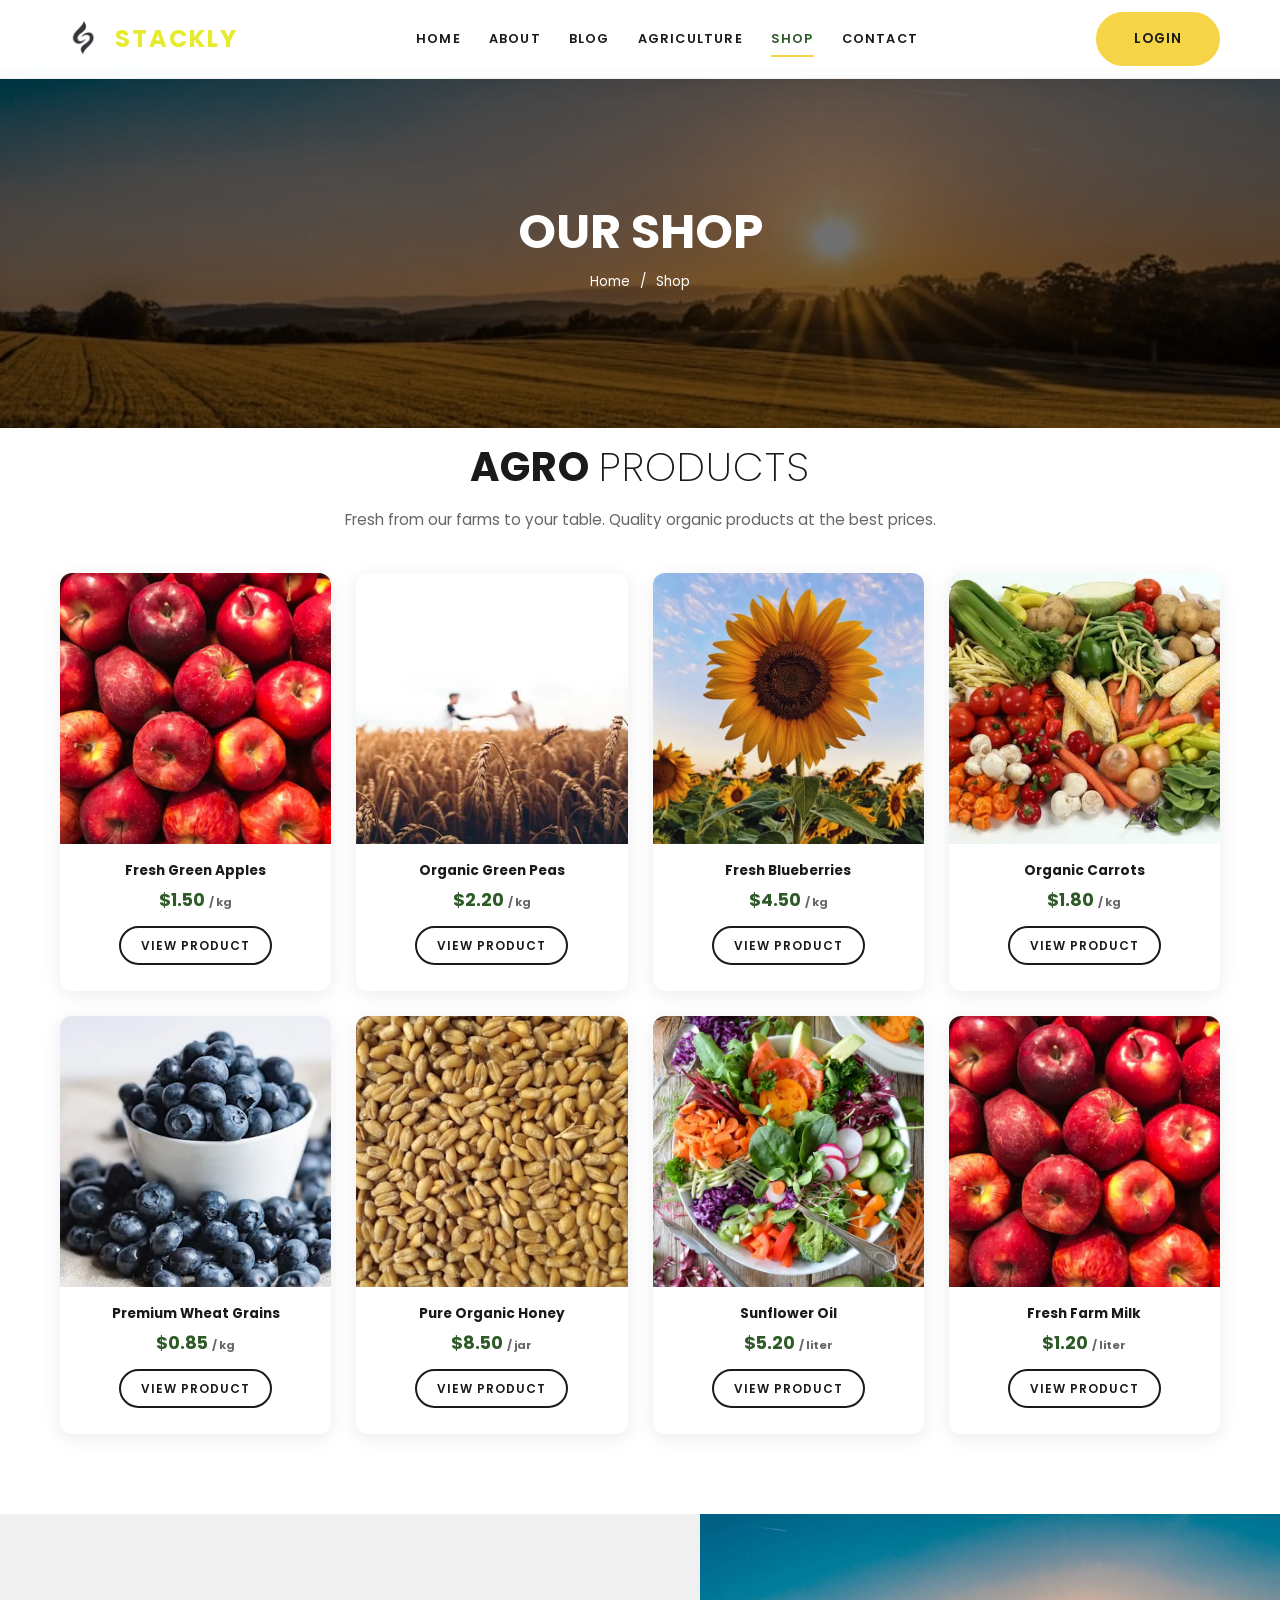
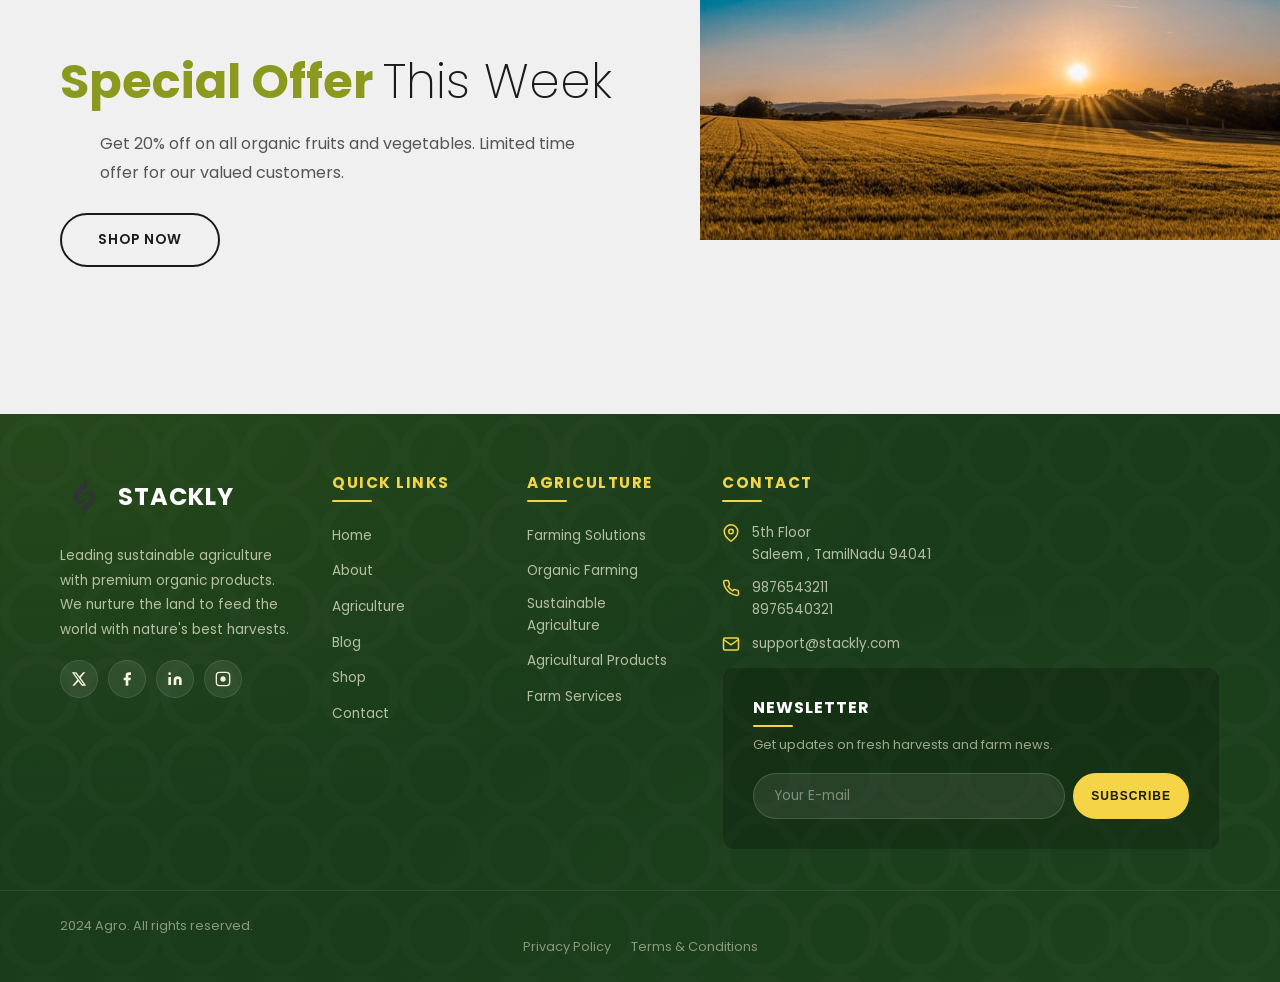
<file: shop.html>
<!DOCTYPE html>
<html lang="en">
<head>
    <meta charset="UTF-8">
    <meta name="viewport" content="width=device-width, initial-scale=1.0">
    <title>Shop - AGRO Farming Company</title>
    <meta name="description" content="Shop fresh organic produce, grains, and agricultural products from AGRO Farming Company.">
    <link rel="preconnect" href="https://fonts.googleapis.com">
    <link href="https://fonts.googleapis.com/css2?family=Poppins:wght@200;300;400;500;600;700;800&display=swap" rel="stylesheet">
    <link rel="stylesheet" href="style.css">
</head>
<body>
    <header class="header scrolled">
        <div class="container">
            <div class="header-inner">
                       <a href="index.html" class="logo">
    <img src="logo.png" alt="STACKLY Logo" class="logo-image">
    <span class="logo-text">STACKLY</span>
</a>
                <nav class="nav">
                    <a href="index.html" class="nav-link">Home</a>
                    <a href="about.html" class="nav-link">About</a>
                    <a href="blog.html" class="nav-link">Blog</a>
                    <a href="agriculture.html" class="nav-link">Agriculture</a>
                    <a href="shop.html" class="nav-link active">Shop</a>
                    <a href="contact.html" class="nav-link">Contact</a>
                </nav>
                <a href="login.html" class="btn btn-primary">Login</a>
                <div class="mobile-toggle">
                    <span></span>
                    <span></span>
                    <span></span>
                </div>
            </div>
        </div>
    </header>

    <section class="page-hero">
        <div class="page-hero-overlay"></div>
        <div class="page-hero-content">
            <h1>Our Shop</h1>
            <div class="breadcrumb">
                <a href="index.html">Home</a>
                <span>/</span>
                <span>Shop</span>
            </div>
        </div>
    </section>

    <section class="section-padding">
        <div class="container">
            <div class="fade-in">
                <h2 class="section-title">Agro <span class="thin">Products</span></h2>
                <p class="section-subtitle">Fresh from our farms to your table. Quality organic products at the best prices.</p>
            </div>
            <div class="shop-grid stagger-container">
                <div class="shop-card fade-in">
                    <div class="product-image">
                        <img src="img8 (2).webp" alt="Fresh Apples">
                    </div>
                    <div class="shop-card-content">
                        <h3>Fresh Green Apples</h3>
                        <div class="price">$1.50 <small style="font-size:0.7rem; color:var(--gray);">/ kg</small></div>
                        <a href="404.html" class="btn btn-outline" style="font-size:0.75rem; padding:8px 20px;">View Product</a>
                    </div>
                </div>
                <div class="shop-card fade-in">
                    <div class="product-image">
                        <img src="img7.webp" alt="Green Peas">
                    </div>
                    <div class="shop-card-content">
                        <h3>Organic Green Peas</h3>
                        <div class="price">$2.20 <small style="font-size:0.7rem; color:var(--gray);">/ kg</small></div>
                        <a href="404.html" class="btn btn-outline" style="font-size:0.75rem; padding:8px 20px;">View Product</a>
                    </div>
                </div>
                <div class="shop-card fade-in">
                    <div class="product-image">
                        <img src="img6.webp" alt="Blueberries">
                    </div>
                    <div class="shop-card-content">
                        <h3>Fresh Blueberries</h3>
                        <div class="price">$4.50 <small style="font-size:0.7rem; color:var(--gray);">/ kg</small></div>
                        <a href="404.html" class="btn btn-outline" style="font-size:0.75rem; padding:8px 20px;">View Product</a>
                    </div>
                </div>
                <div class="shop-card fade-in">
                    <div class="product-image">
                        <img src="img4.webp" alt="Organic Carrots">
                    </div>
                    <div class="shop-card-content">
                        <h3>Organic Carrots</h3>
                        <div class="price">$1.80 <small style="font-size:0.7rem; color:var(--gray);">/ kg</small></div>
                        <a href="404.html" class="btn btn-outline" style="font-size:0.75rem; padding:8px 20px;">View Product</a>
                    </div>
                </div>
                <div class="shop-card fade-in">
                    <div class="product-image">
                        <img src="img3 (1).webp" alt="Wheat Grains">
                    </div>
                    <div class="shop-card-content">
                        <h3>Premium Wheat Grains</h3>
                        <div class="price">$0.85 <small style="font-size:0.7rem; color:var(--gray);">/ kg</small></div>
                        <a href="404.html" class="btn btn-outline" style="font-size:0.75rem; padding:8px 20px;">View Product</a>
                    </div>
                </div>
                <div class="shop-card fade-in">
                    <div class="product-image">
                        <img src="img2.webp" alt="Honey">
                    </div>
                    <div class="shop-card-content">
                        <h3>Pure Organic Honey</h3>
                        <div class="price">$8.50 <small style="font-size:0.7rem; color:var(--gray);">/ jar</small></div>
                        <a href="404.html" class="btn btn-outline" style="font-size:0.75rem; padding:8px 20px;">View Product</a>
                    </div>
                </div>
                <div class="shop-card fade-in">
                    <div class="product-image">
                        <img src="img10.webp" alt="Sunflower Oil">
                    </div>
                    <div class="shop-card-content">
                        <h3>Sunflower Oil</h3>
                        <div class="price">$5.20 <small style="font-size:0.7rem; color:var(--gray);">/ liter</small></div>
                        <a href="404.html" class="btn btn-outline" style="font-size:0.75rem; padding:8px 20px;">View Product</a>
                    </div>
                </div>
                <div class="shop-card fade-in">
                    <div class="product-image">
                        <img src="img8 (2).webp" alt="Fresh Milk">
                    </div>
                    <div class="shop-card-content">
                        <h3>Fresh Farm Milk</h3>
                        <div class="price">$1.20 <small style="font-size:0.7rem; color:var(--gray);">/ liter</small></div>
                        <a href="404.html" class="btn btn-outline" style="font-size:0.75rem; padding:8px 20px;">View Product</a>
                    </div>
                </div>
            </div>
        </div>
    </section>

    <section class="promo-section">
        <div class="promo-inner">
            <div class="promo-content fade-in">
                <h2><span class="highlight">Special Offer</span> <span class="thin">This Week</span></h2>
                <p>Get 20% off on all organic fruits and vegetables. Limited time offer for our valued customers.</p>
                <a href="404.html" class="btn btn-outline">Shop Now</a>
            </div>
            <div class="promo-image">
                <img src="img12.webp" alt="Special Offer">
                <div class="price-badge">
                    <span class="price">-20%</span>
                    <span class="unit">OFF</span>
                </div>
            </div>
        </div>
    </section>

    <footer class="footer">
        <div class="footer-top">
            <div class="container">
                <div class="footer-grid">
                    <div class="footer-column footer-brand">
                                                <a href="index.html" class="logo">
    <img src="logo.png" alt="STACKLY Logo" class="logo-image">
    <span class="logo-text">STACKLY</span>
</a>
                        <p>Leading sustainable agriculture with premium organic products. We nurture the land to feed the world with nature's best harvests.</p>
                        <div class="social-links">
<a href="404.html" aria-label="X">
    <svg width="16" height="16" viewBox="0 0 24 24" fill="currentColor">
        <path d="M18.244 2H21.5l-7.11 8.13L22.75 22h-6.54l-5.12-6.69L5.2 22H1.94l7.61-8.7L1.25 2h6.7l4.63 6.1L18.244 2zm-1.15 18h1.81L6.93 3.9H5.01L17.094 20z"/>
    </svg>
</a>                            <a href="404.html" aria-label="Facebook"><svg width="16" height="16" viewBox="0 0 24 24" fill="currentColor"><path d="M18 2h-3a5 5 0 0 0-5 5v3H7v4h3v8h4v-8h3l1-4h-4V7a1 1 0 0 1 1-1h3z"/></svg></a>
                            <a href="404.html" aria-label="LinkedIn"><svg width="16" height="16" viewBox="0 0 24 24" fill="currentColor"><path d="M16 8a6 6 0 0 1 6 6v7h-4v-7a2 2 0 0 0-2-2 2 2 0 0 0-2 2v7h-4v-7a6 6 0 0 1 6-6zM2 9h4v12H2zM4 6a2 2 0 1 1 0-4 2 2 0 0 1 0 4z"/></svg></a>
                            <a href="404.html" aria-label="Instagram"><svg width="16" height="16" viewBox="0 0 24 24" fill="currentColor"><rect x="2" y="2" width="20" height="20" rx="5" ry="5" stroke="currentColor" stroke-width="2" fill="none"/><path d="M16 11.37A4 4 0 1 1 12.63 8 4 4 0 0 1 16 11.37z"/><line x1="17.5" y1="6.5" x2="17.51" y2="6.5"/></svg></a>
                        </div>
                    </div>
                    <div class="footer-column">
                        <h4>Quick Links</h4>
                        <ul class="footer-links">
                            <li><a href="index.html">Home</a></li>
                            <li><a href="about.html">About</a></li>
                            <li><a href="agriculture.html">Agriculture</a></li>
                            <li><a href="blog.html">Blog</a></li>
                            <li><a href="shop.html">Shop</a></li>
                            <li><a href="contact.html">Contact</a></li>
                        </ul>
                    </div>
                    <div class="footer-column">
                        <h4>Agriculture</h4>
                        <ul class="footer-links">
                            <li><a href="404.html">Farming Solutions</a></li>
                            <li><a href="404.html">Organic Farming</a></li>
                            <li><a href="404.html">Sustainable Agriculture</a></li>
                            <li><a href="404.html">Agricultural Products</a></li>
                            <li><a href="404.html">Farm Services</a></li>
                        </ul>
                    </div>
                   <div class="footer-column">
                        <h4>Contact</h4>
                        <div class="footer-contact-item">
                            <svg width="18" height="18" viewBox="0 0 24 24" fill="none" stroke="currentColor" stroke-width="2"><path d="M21 10c0 7-9 13-9 13s-9-6-9-13a9 9 0 0 1 18 0z"/><circle cx="12" cy="10" r="3"/></svg>
                            <span> 5th Floor<br>Saleem , TamilNadu 94041</span>
                        </div>
                        <div class="footer-contact-item">
                            <svg width="18" height="18" viewBox="0 0 24 24" fill="none" stroke="currentColor" stroke-width="2"><path d="M22 16.92v3a2 2 0 0 1-2.18 2 19.79 19.79 0 0 1-8.63-3.07 19.5 19.5 0 0 1-6-6 19.79 19.79 0 0 1-3.07-8.67A2 2 0 0 1 4.11 2h3a2 2 0 0 1 2 1.72 12.84 12.84 0 0 0 .7 2.81 2 2 0 0 1-.45 2.11L8.09 9.91a16 16 0 0 0 6 6l1.27-1.27a2 2 0 0 1 2.11-.45 12.84 12.84 0 0 0 2.81.7A2 2 0 0 1 22 16.92z"/></svg>
                            <span>9876543211<br>8976540321</span>
                        </div>
                        <div class="footer-contact-item">
                            <svg width="18" height="18" viewBox="0 0 24 24" fill="none" stroke="currentColor" stroke-width="2"><path d="M4 4h16c1.1 0 2 .9 2 2v12c0 1.1-.9 2-2 2H4c-1.1 0-2-.9-2-2V6c0-1.1.9-2 2-2z"/><polyline points="22,6 12,13 2,6"/></svg>
                            <span>support@stackly.com</span>
                        </div>
                        <div class="footer-newsletter-area">
                            <h4>Newsletter</h4>
                            <p>Get updates on fresh harvests and farm news.</p>
                            <form class="newsletter-form">
                                <input type="email" class="form-control" placeholder="Your E-mail" required>
                                <button type="submit" class="btn btn-primary" style="padding:10px 20px; font-size:0.75rem;">Subscribe</button>
                            </form>
                        </div>
                    </div>
                </div>
            </div>
        </div>
        <div class="footer-bottom">
            <div class="container">
                <p>2024 Agro. All rights reserved.</p>
                <div class="footer-bottom-links">
                    <a href="404.html">Privacy Policy</a>
                    <a href="404.html">Terms & Conditions</a>
                </div>
            </div>
        </div>
    </footer>

    <div class="back-to-top" aria-label="Back to top">
        <svg width="20" height="20" viewBox="0 0 24 24" fill="none" stroke="currentColor" stroke-width="2.5"><path d="M18 15l-6-6-6 6"/></svg>
    </div>

    <script src="script.js"></script>
</body>
</html>
</file>
<file: style.css>
/* ============================================
   AGRO - Premium Agriculture Website Styles
   Mobile-First | Responsive | Animated
   ============================================ */

/* CSS Variables - Agriculture Palette */
:root {
    --primary: #F5D547;
    --primary-dark: #e5c53f;
    --primary-light: #fff3b0;
    --deep-green: #1a3c1a;
    --forest-green: #2d5a27;
    --olive: #6b8e23;
    --earth: #8B6914;
    --brown: #5C4033;
    --cream: #F5F5DC;
    --off-white: #FAFAF5;
    --dark: #1a1a1a;
    --dark-gray: #2d2d2d;
    --gray: #666666;
    --light-gray: #f0f0f0;
    --white: #ffffff;
    --header-bg: rgba(255,255,255,0.98);
    --header-shadow: 0 2px 20px rgba(0,0,0,0.08);
    --transition: all 0.3s cubic-bezier(0.4, 0, 0.2, 1);
    --transition-slow: all 0.5s cubic-bezier(0.4, 0, 0.2, 1);
    --shadow: 0 4px 20px rgba(0,0,0,0.08);
    --shadow-hover: 0 12px 40px rgba(0,0,0,0.15);
    --shadow-card: 0 8px 30px rgba(0,0,0,0.12);
    --radius: 12px;
    --radius-sm: 8px;
}

/* Reset & Base */
*, *::before, *::after {
    margin: 0;
    padding: 0;
    box-sizing: border-box;
}

html {
    scroll-behavior: smooth;
    font-size: 16px;
}

body {
    font-family: 'Poppins', sans-serif;
    color: var(--dark);
    line-height: 1.6;
    overflow-x: hidden;
    background: var(--white);
    -webkit-font-smoothing: antialiased;
    -moz-osx-font-smoothing: grayscale;
}

img {
    max-width: 100%;
    height: auto;
    display: block;
}

a {
    text-decoration: none;
    color: inherit;
    transition: var(--transition);
}

ul { list-style: none; }

/* Container */
.container {
    width: 100%;
    max-width: 1200px;
    margin: 0 auto;
    padding: 0 20px;
}

.section-padding {
    padding: 35px 0;
}
.page-hero + .section-padding{
    padding-top: 15px !important;
}
.page-hero + .section-padding {
    padding-top: 20px;
}
@media (min-width: 768px) {
    .section-padding {
        padding: 80px 0;
    }
    .page-hero + .section-padding {
    padding-top: 20px;
}
}

/* Page Load Animation */
.page-wrapper {
    animation: pageFadeIn 0.5s ease-out;
}

@keyframes pageFadeIn {
    from { opacity: 0; transform: translateY(10px); }
    to { opacity: 1; transform: translateY(0); }
}

/* Typography */
h1, h2, h3, h4, h5, h6 {
    font-weight: 700;
    line-height: 1.2;
}

.section-title {
    font-size: clamp(1.8rem, 5vw, 2.5rem);
    text-transform: uppercase;
    text-align: center;
    margin-bottom: 1rem;
    letter-spacing: 1px;
}

.section-title .thin { font-weight: 200; }

.section-subtitle {
    text-align: center;
    color: var(--gray);
    max-width: 700px;
    margin: 0 auto 2.5rem;
    font-size: clamp(0.85rem, 2vw, 0.95rem);
    line-height: 1.7;
    padding: 0 15px;
}

/* Buttons */
.btn {
    display: inline-block;
    padding: 14px 36px;
    border-radius: 50px;
    font-weight: 600;
    font-size: 0.85rem;
    text-transform: uppercase;
    letter-spacing: 1px;
    cursor: pointer;
    transition: var(--transition);
    border: 2px solid transparent;
    text-align: center;
    position: relative;
    overflow: hidden;
    z-index: 1;
}

.btn::before {
    content: '';
    position: absolute;
    top: 50%;
    left: 50%;
    width: 0;
    height: 0;
    background: rgba(255,255,255,0.2);
    border-radius: 50%;
    transform: translate(-50%, -50%);
    transition: width 0.6s ease, height 0.6s ease;
    z-index: -1;
}

.btn:hover::before {
    width: 300px;
    height: 300px;
}

.btn-primary {
    background: var(--primary);
    color: var(--dark);
    border-color: var(--primary);
}

.btn-primary:hover {
    background: var(--primary-dark);
    transform: translateY(-3px);
    box-shadow: 0 8px 25px rgba(245, 213, 71, 0.4);
}

.btn-outline {
    background: transparent;
    color: var(--dark);
    border-color: var(--dark);
}

.btn-outline:hover {
    background: var(--dark);
    color: var(--white);
    transform: translateY(-3px);
    box-shadow: var(--shadow-hover);
}

.btn-outline-white {
    background: transparent;
    color: var(--white);
    border-color: var(--white);
}

.btn-outline-white:hover {
    background: var(--white);
    color: var(--dark);
    transform: translateY(-3px);
}

.btn-send {
    background: transparent;
    color: var(--white);
    border-color: var(--primary);
    width: 100%;
}

.btn-send:hover {
    background: var(--primary);
    color: var(--dark);
    transform: translateY(-2px);
}

/* ============================================
   HEADER - Fixed Visibility on All Pages
   ============================================ */
.header {
    position: fixed;
    top: 0;
    left: 0;
    width: 100%;
    z-index: 1000;
    transition: var(--transition);
    padding: 12px 0;
    background: var(--header-bg);
    backdrop-filter: blur(20px);
    -webkit-backdrop-filter: blur(20px);
    box-shadow: var(--header-shadow);
    border-bottom: 1px solid rgba(0,0,0,0.05);
}

.header-transparent {
    background: transparent;
    backdrop-filter: none;
    box-shadow: none;
    border-bottom: none;
}

.header-transparent.scrolled {
    background: var(--header-bg);
    backdrop-filter: blur(20px);
    -webkit-backdrop-filter: blur(20px);
    box-shadow: var(--header-shadow);
    border-bottom: 1px solid rgba(0,0,0,0.05);
    padding: 10px 0;
}

.header.scrolled {
    padding: 10px 0;
    box-shadow: 0 2px 30px rgba(0,0,0,0.12);
}

.header-inner {
    display: flex;
    align-items: center;
    justify-content: space-between;
}

/* Logo */
.logo {
    display: flex;
    align-items: center;
    gap: 10px;
    z-index: 1001;
}

.logo-icon {
    width: 44px;
    height: 44px;
    background: var(--primary);
    display: flex;
    align-items: center;
    justify-content: center;
    border-radius: 8px;
    transition: var(--transition);
    flex-shrink: 0;
}

.logo:hover .logo-icon {
    transform: scale(1.05) rotate(-5deg);
}

.logo-icon svg {
    width: 26px;
    height: 26px;
    stroke: var(--dark);
    fill: none;
    stroke-width: 2;
}

.logo-text {
    font-size: 1.4rem;
    font-weight: 800;
    color: var(--dark);
    letter-spacing: 2px;
}

/* Navigation */
.nav {
    display: flex;
    align-items: center;
    gap: 28px;
}

.nav-link {
    font-size: 0.8rem;
    font-weight: 600;
    text-transform: uppercase;
    letter-spacing: 1.2px;
    color: var(--dark);
    position: relative;
    padding: 6px 0;
    transition: var(--transition);
}

.nav-link::after {
    content: '';
    position: absolute;
    bottom: -2px;
    left: 0;
    width: 0;
    height: 2.5px;
    background: var(--primary);
    transition: width 0.3s ease;
    border-radius: 2px;
}

.nav-link:hover,
.nav-link.active {
    color: var(--forest-green);
}

.nav-link:hover::after,
.nav-link.active::after {
    width: 100%;
}

/* Mobile Toggle */
.mobile-toggle {
    display: none;
    flex-direction: column;
    gap: 5px;
    cursor: pointer;
    z-index: 1001;
    padding: 8px;
    background: rgba(0,0,0,0.05);
    border-radius: 8px;
    transition: var(--transition);
}

.mobile-toggle:hover {
    background: rgba(0,0,0,0.1);
}

.mobile-toggle span {
    display: block;
    width: 24px;
    height: 2.5px;
    background: var(--dark);
    transition: var(--transition);
    border-radius: 2px;
}

.mobile-toggle.active span:nth-child(1) {
    transform: rotate(45deg) translate(5.5px, 5.5px);
}

.mobile-toggle.active span:nth-child(2) {
    opacity: 0;
    transform: translateX(-10px);
}

.mobile-toggle.active span:nth-child(3) {
    transform: rotate(-45deg) translate(5.5px, -5.5px);
}

/* ============================================
   HERO SECTION
   ============================================ */
.hero {
    position: relative;
    height: 100vh;
    min-height: 600px;
    display: flex;
    align-items: center;
    justify-content: center;
    text-align: center;
    overflow: hidden;
}

.hero-bg {
    position: absolute;
    top: 0;
    left: 0;
    width: 100%;
    height: 100%;
    background: url(img12.webp) center/cover no-repeat;
    z-index: -2;
    animation: heroZoom 20s infinite alternate ease-in-out;
}

@keyframes heroZoom {
    from { transform: scale(1); }
    to { transform: scale(1.1); }
}

.hero-overlay {
    position: absolute;
    top: 0;
    left: 0;
    width: 100%;
    height: 100%;
    background: rgba(0,0,0,0.4);
    z-index: -1;
}

.hero-content {
    position: relative;
    z-index: 1;
    color: var(--white);
    max-width: 800px;
    padding: 0 20px;
}

.hero-label {
    font-size: clamp(1rem, 3vw, 1.5rem);
    font-weight: 200;
    letter-spacing: 8px;
    text-transform: uppercase;
    margin-bottom: 12px;
    display: block;
    animation: fadeInUp 1s ease 0.2s both;
}

.hero-title {
    font-size: clamp(2.5rem, 8vw, 4.5rem);
    font-weight: 800;
    text-transform: uppercase;
    letter-spacing: 3px;
    margin-bottom: 20px;
    line-height: 1.1;
    animation: fadeInUp 1s ease 0.4s both;
}

.hero-desc {
    font-size: clamp(0.85rem, 2vw, 1rem);
    opacity: 0.9;
    max-width: 600px;
    margin: 0 auto 30px;
    font-weight: 300;
    line-height: 1.7;
    animation: fadeInUp 1s ease 0.6s both;
}

.hero .btn {
    animation: fadeInUp 1s ease 0.8s both;
}

/* Scroll Down */
.scroll-down {
    position: absolute;
    bottom: 30px;
    left: 50%;
    transform: translateX(-50%);
    display: flex;
    flex-direction: column;
    align-items: center;
    gap: 8px;
    color: var(--white);
    animation: bounce 2s infinite;
}

.scroll-down span {
    width: 2px;
    height: 40px;
    background: var(--primary);
    display: block;
    border-radius: 2px;
}

/* ============================================
   SPECIAL OFFERS
   ============================================ */
.offers-grid {
    display: grid;
    grid-template-columns: repeat(3, 1fr);
    gap: 20px;
    margin-top: 30px;
}

.offer-card {
    text-align: center;
    padding: 30px 20px;
    transition: var(--transition);
    border-radius: var(--radius);
    background: var(--white);
}

.offer-card:hover {
    transform: translateY(-12px);
    box-shadow: var(--shadow-card);
}

.offer-icon {
    width: 70px;
    height: 70px;
    margin: 0 auto 15px;
    display: flex;
    align-items: center;
    justify-content: center;
    transition: var(--transition);
}

.offer-card:hover .offer-icon {
    transform: scale(1.1) rotate(-5deg);
}

.offer-icon svg,
.offer-icon img {
    width: 50px;
    height: 50px;
}

.offer-title {
    font-size: 0.9rem;
    font-weight: 600;
    color: var(--dark);
}

/* ============================================
   ABOUT SECTION
   ============================================ */
.about-section { position: relative; overflow: hidden; }

.about-big-text {
    font-size: clamp(2rem, 6vw, 4rem);
    font-weight: 800;
    text-transform: uppercase;
    text-align: center;
    margin-bottom: 50px;
    line-height: 1.2;
}

.about-big-text .thin { font-weight: 200; }

.about-content {
    display: grid;
    grid-template-columns: 1fr 1.2fr 1fr;
    gap: 40px;
    align-items: center;
}

.about-left h3 {
    font-size: clamp(1.5rem, 4vw, 2rem);
    text-transform: uppercase;
    margin-bottom: 5px;
}

.about-left .subtitle {
    font-size: clamp(1.1rem, 3vw, 1.5rem);
    font-weight: 200;
    text-transform: uppercase;
    letter-spacing: 2px;
    margin-bottom: 20px;
    color: var(--gray);
}

.about-center {
    position: relative;
    text-align: center;
}

.about-center img {
    max-width: 100%;
    margin: 0 auto;
    border-radius: var(--radius);
    box-shadow: var(--shadow);
}

.about-right p {
    color: var(--gray);
    font-size: 0.9rem;
    line-height: 1.8;
    margin-bottom: 15px;
}

/* ============================================
   STATS SECTION
   ============================================ */
.stats-section {
    background: var(--primary);
    padding: 50px 0;
    position: relative;
    overflow: hidden;
}

.stats-section::before {
    content: '';
    position: absolute;
    top: 0;
    left: 0;
    width: 100%;
    height: 100%;
    background: url("data:image/svg+xml,%3Csvg width='60' height='60' viewBox='0 0 60 60' xmlns='http://www.w3.org/2000/svg'%3E%3Cg fill='none' fill-rule='evenodd'%3E%3Cg fill='%23000000' fill-opacity='0.03'%3E%3Cpath d='M36 34v-4h-2v4h-4v2h4v4h2v-4h4v-2h-4zm0-30V0h-2v4h-4v2h4v4h2V6h4V4h-4zM6 34v-4H4v4H0v2h4v4h2v-4h4v-2H6zM6 4V0H4v4H0v2h4v4h2V6h4V4H6z'/%3E%3C/g%3E%3C/g%3E%3C/svg%3E");
    opacity: 0.5;
}

.stats-grid {
    display: grid;
    grid-template-columns: repeat(2, 1fr);
    gap: 25px;
    position: relative;
    z-index: 1;
}

.stat-item {
    display: flex;
    align-items: center;
    justify-content: center;
    gap: 12px;
    padding: 15px;
}

.stat-icon {
    width: 40px;
    height: 40px;
    opacity: 0.6;
    flex-shrink: 0;
}

.stat-icon svg {
    width: 100%;
    height: 100%;
}

.stat-number {
    font-size: clamp(1.8rem, 4vw, 2.5rem);
    font-weight: 800;
    color: var(--dark);
    line-height: 1;
}

.stat-label {
    font-size: 0.8rem;
    color: var(--dark);
    opacity: 0.8;
    text-transform: capitalize;
}

/* ============================================
   PRODUCTS GRID
   ============================================ */
.products-grid {
    display: grid;
    grid-template-columns: repeat(2, 1fr);
    gap: 12px;
    margin-top: 30px;
}

.product-card {
    position: relative;
    overflow: hidden;
    border-radius: var(--radius-sm);
    aspect-ratio: 1;
    cursor: pointer;
}

.product-card img {
    width: 100%;
    height: 100%;
    object-fit: cover;
    transition: transform 0.6s cubic-bezier(0.4, 0, 0.2, 1);
}

.product-card:hover img {
    transform: scale(1.15);
}

.product-overlay {
    position: absolute;
    top: 0;
    left: 0;
    width: 100%;
    height: 100%;
    background: rgba(0,0,0,0.35);
    display: flex;
    align-items: center;
    justify-content: center;
    transition: var(--transition);
}

.product-card:hover .product-overlay {
    background: rgba(0,0,0,0.55);
}

.product-title {
    color: var(--white);
    font-size: clamp(1rem, 3vw, 1.5rem);
    font-weight: 700;
    text-transform: uppercase;
    text-align: center;
    letter-spacing: 1px;
    transition: var(--transition);
}

.product-card:hover .product-title {
    transform: scale(1.05);
}

.product-card.dark {
    background: var(--dark-gray);
    display: flex;
    align-items: center;
    justify-content: center;
}

/* Products Header */
.products-header {
    display: flex;
    flex-direction: column;
    gap: 20px;
    margin-bottom: 20px;
}

.products-header h2 {
    font-size: clamp(1.5rem, 4vw, 2rem);
    text-transform: uppercase;
}

.products-header h2 .thin { font-weight: 200; }

.products-header p {
    color: var(--gray);
    font-size: 0.9rem;
    line-height: 1.7;
}

/* ============================================
   TESTIMONIALS
   ============================================ */
.testimonials-section {
    position: relative;
    background: var(--off-white);
    overflow: hidden;
}

.testimonials-section::before {
    content: '';
    position: absolute;
    top: 0;
    left: 0;
    width: 100%;
    height: 100%;
    background: url("data:image/svg+xml,%3Csvg width='100' height='100' viewBox='0 0 100 100' xmlns='http://www.w3.org/2000/svg'%3E%3Cpath d='M11 18c3.866 0 7-3.134 7-7s-3.134-7-7-7-7 3.134-7 7 3.134 7 7 7zm48 25c3.866 0 7-3.134 7-7s-3.134-7-7-7-7 3.134-7 7 3.134 7 7 7zm-43-7c1.657 0 3-1.343 3-3s-1.343-3-3-3-3 1.343-3 3 1.343 3 3 3zm63 31c1.657 0 3-1.343 3-3s-1.343-3-3-3-3 1.343-3 3 1.343 3 3 3zM34 90c1.657 0 3-1.343 3-3s-1.343-3-3-3-3 1.343-3 3 1.343 3 3 3zm56-76c1.657 0 3-1.343 3-3s-1.343-3-3-3-3 1.343-3 3 1.343 3 3 3zM12 60c1.105 0 2-.895 2-2s-.895-2-2-2-2 .895-2 2 .895 2 2 2zm28-65c2.21 0 4-1.79 4-4s-1.79-4-4-4-4 1.79-4 4 1.79 4 4 4zm23-11c2.76 0 5-2.24 5-5s-2.24-5-5-5-5 2.24-5 5 2.24 5 5 5zm-6 60c2.21 0 4-1.79 4-4s-1.79-4-4-4-4 1.79-4 4 1.79 4 4 4zm29 22c2.76 0 5-2.24 5-5s-2.24-5-5-5-5 2.24-5 5 2.24 5 5 5zM32 63c2.76 0 5-2.24 5-5s-2.24-5-5-5-5 2.24-5 5 2.24 5 5 5zm57-13c2.76 0 5-2.24 5-5s-2.24-5-5-5-5 2.24-5 5 2.24 5 5 5zm-9-21c1.105 0 2-.895 2-2s-.895-2-2-2-2 .895-2 2 .895 2 2 2zM60 91c1.105 0 2-.895 2-2s-.895-2-2-2-2 .895-2 2 .895 2 2 2zM35 41c1.105 0 2-.895 2-2s-.895-2-2-2-2 .895-2 2 .895 2 2 2zM12 60c1.105 0 2-.895 2-2s-.895-2-2-2-2 .895-2 2 .895 2 2 2z' fill='%23000000' fill-opacity='0.02' fill-rule='evenodd'/%3E%3C/svg%3E");
}

.testimonial-slide {
    text-align: center;
    max-width: 800px;
    margin: 0 auto;
    position: relative;
    padding: 20px;
}

.quote-icon {
    font-size: 4rem;
    color: var(--primary);
    line-height: 1;
    margin-bottom: 15px;
    font-family: Georgia, serif;
    display: inline-block;
    animation: floatQuote 3s ease-in-out infinite;
}

@keyframes floatQuote {
    0%, 100% { transform: translateY(0); }
    50% { transform: translateY(-8px); }
}

.testimonial-text {
    font-size: clamp(0.9rem, 2vw, 1.1rem);
    font-style: italic;
    color: var(--gray);
    line-height: 1.8;
    margin-bottom: 25px;
}

.testimonial-author {
    display: flex;
    align-items: center;
    justify-content: center;
    gap: 15px;
}

.testimonial-author img {
    width: 55px;
    height: 55px;
    border-radius: 50%;
    object-fit: cover;
    border: 3px solid var(--primary);
    transition: var(--transition);
}

.testimonial-author:hover img {
    transform: scale(1.1);
}

.testimonial-author h4 {
    font-size: 1rem;
    text-align: left;
}

/* ============================================
   PROMO SECTION
   ============================================ */
.promo-section {
    background: var(--light-gray);
    padding: 0;
    overflow: hidden;
}

.promo-inner {
    display: grid;
    grid-template-columns: 1fr;
    align-items: center;
}

.promo-content {
    padding: 70px 40px;
    order: 2;
    text-align: center;
}

.promo-content h2 {
    font-size: clamp( 3rem);
    line-height: 1.1;
    margin-bottom: 15px;
        font-size: 3rem;
    font-weight: 700;
    line-height: 1.2;

}

.promo-content h2 .highlight {
    color: #8B9A1E;
}

.promo-content h2 .thin { font-weight: 200; }

.promo-content p {
    font-size: 1rem;
    color: #555;
    max-width: 500px;
    margin: 20px auto;
}

.promo-image {
    position: relative;
    height: 450px;
    order: 1;
    overflow: hidden;
}

.promo-image img {
    object-fit: cover;
    filter: none;
    opacity: 1;
}

.promo-section:hover .promo-image img {
    transform: scale(1.05);
}












.promo-inner{
    display:flex;
    align-items:center;
    min-height:500px;
}

.promo-content{
    flex:1;
    padding:50px;
}

.promo-content h2{
    font-size:48px;
    line-height:1.2;
    margin-bottom:20px;
}

.promo-content p{
    font-size:16px;
    line-height:1.8;
    margin-bottom:25px;
}

.promo-image{
    flex:1;
    height:500px;
    overflow:hidden;
}

.promo-image img{
    width:100%;
    height:100%;
    object-fit:cover;
}






@media (max-width: 768px) {

    .promo-inner{
        display:flex;
        flex-direction:column;
    }

    .promo-content{
        order:1;
        padding:30px 20px;
        text-align:center;
    }

    .promo-image{
        order:2;
        width:100%;
        height:300px;
        display:block !important;
    }

    .promo-image img{
        width:100%;
        height:100%;
        object-fit:cover;
        display:block !important;
    }

    .price-badge{
        width:80px;
        height:80px;
        top:15px;
        right:15px;
        opacity:1 !important;
        visibility:visible !important;
    }
}




/* About Section Mobile Fix */
@media (max-width: 768px){

    .about-content{
        display:flex !important;
        flex-direction:column !important;
        gap:25px !important;
        text-align:center;
    }

    .about-left{
        order:1;
        width:100%;
    }

    .about-center{
        order:2;
        width:100%;
    }

    .about-center img{
        width:100%;
        max-width:320px;
        height:auto;
        display:block;
        margin:0 auto;
    }

    .about-right{
        order:3;
        width:100%;
    }

    .about-right p{
        text-align:center;
        font-size:16px;
        line-height:1.8;
    }
}




.price-badge {
    position: absolute;
    top: 50%;
    left: 50%;
    transform: translate(-50%, -50%);
    width: 100px;
    height: 100px;
    background: var(--primary);
    border-radius: 50%;
    display: flex;
    flex-direction: column;
    align-items: center;
    justify-content: center;
    font-weight: 700;
    box-shadow: var(--shadow-hover);
       opacity: 0;
   animation: blink 1s infinite;

    animation: pulseBadge 2s ease-in-out infinite;
}

@keyframes pulseBadge {
    0%, 100% { transform: translate(-50%, -50%) scale(1); }
    50% { transform: translate(-50%, -50%) scale(1.05); }
}

.price-badge .price {
    font-size: 1.8rem;
    line-height: 1;
}

.price-badge .unit {
    font-size: 0.75rem;
    opacity: 0.8;
}

/* ============================================
   BLOG SECTION
   ============================================ */
.blog-grid {
    display: grid;
    grid-template-columns: 1fr;
    gap: 25px;
}

.blog-card {
    background: var(--white);
    border-radius: var(--radius);
    overflow: hidden;
    box-shadow: var(--shadow);
    transition: var(--transition);
}

.blog-card:hover {
    transform: translateY(-10px);
    box-shadow: var(--shadow-card);
}

.blog-image {
    position: relative;
    overflow: hidden;
    aspect-ratio: 16/10;
}

.blog-image img {
    width: 100%;
    height: 100%;
    object-fit: cover;
    transition: transform 0.6s ease;
}

.blog-card:hover .blog-image img {
    transform: scale(1.1);
}

.blog-date {
    position: absolute;
    top: 12px;
    left: 12px;
    background: var(--primary);
    padding: 8px 14px;
    text-align: center;
    border-radius: var(--radius-sm);
    box-shadow: 0 4px 15px rgba(0,0,0,0.15);
}

.blog-date .day {
    display: block;
    font-size: 1.1rem;
    font-weight: 700;
    line-height: 1;
}

.blog-date .month {
    font-size: 0.65rem;
    text-transform: uppercase;
    letter-spacing: 1px;
}

.blog-content {
    padding: 22px;
    text-align: center;
}

.blog-meta {
    font-size: 0.7rem;
    color: var(--primary);
    text-transform: uppercase;
    letter-spacing: 1.5px;
    margin-bottom: 8px;
    font-weight: 600;
}

.blog-title {
    font-size: 1.05rem;
    margin-bottom: 10px;
    line-height: 1.4;
    transition: color 0.3s ease;
}

.blog-card:hover .blog-title {
    color: var(--forest-green);
}

.blog-excerpt {
    font-size: 0.85rem;
    color: var(--gray);
    margin-bottom: 18px;
    line-height: 1.6;
}

/* ============================================
   PARTNERS
   ============================================ */
.partners-section {
    padding: 40px 0;
    background: var(--white);
}

.partners-grid {
    display: grid;
    grid-template-columns: repeat(2, 1fr);
    gap: 20px;
    align-items: center;
    justify-items: center;
}

.partner-logo {
    max-width: 120px;
    opacity: 0.6;
    transition: var(--transition);
    filter: grayscale(100%);
}

.partner-logo:hover {
    opacity: 1;
    filter: grayscale(0%);
    transform: scale(1.1);
}

/* ============================================
   CONTACT / GET IN TOUCH SECTION
   ============================================ */
.contact-section {
    background: var(--dark-gray);
    color: var(--white);
    padding: 60px 0;
    position: relative;
    overflow: hidden;
}

.contact-section::before {
    content: '';
    position: absolute;
    top: 0;
    left: 0;
    width: 100%;
    height: 100%;
    background: url("data:image/svg+xml,%3Csvg width='60' height='60' viewBox='0 0 60 60' xmlns='http://www.w3.org/2000/svg'%3E%3Cg fill='none' fill-rule='evenodd'%3E%3Cg fill='%23ffffff' fill-opacity='0.02'%3E%3Cpath d='M36 34v-4h-2v4h-4v2h4v4h2v-4h4v-2h-4zm0-30V0h-2v4h-4v2h4v4h2V6h4V4h-4zM6 34v-4H4v4H0v2h4v4h2v-4h4v-2H6zM6 4V0H4v4H0v2h4v4h2V6h4V4H6z'/%3E%3C/g%3E%3C/g%3E%3C/svg%3E");
}

.contact-section .section-title { color: var(--white); }
.contact-section .section-subtitle { color: rgba(255,255,255,0.6); }

.contact-form {
    max-width: 700px;
    margin: 0 auto;
    position: relative;
    z-index: 1;
}

.form-row {
    display: grid;
    grid-template-columns: 1fr;
    gap: 15px;
    margin-bottom: 15px;
}

.form-group {
    position: relative;
}

.form-group.full { grid-column: 1 / -1; }

.form-control {
    width: 100%;
    background: rgba(255,255,255,0.05);
    border: 1px solid rgba(255,255,255,0.15);
    border-radius: var(--radius-sm);
    padding: 14px 16px;
    color: var(--white);
    font-family: 'Poppins', sans-serif;
    font-size: 0.9rem;
    outline: none;
    transition: var(--transition);
}

.form-control::placeholder {
    color: rgba(255,255,255,0.4);
}

.form-control:focus {
    border-color: var(--primary);
    background: rgba(255,255,255,0.08);
    box-shadow: 0 0 0 3px rgba(245, 213, 71, 0.1);
}

.form-control.textarea {
    resize: vertical;
    min-height: 120px;
}

.error-msg {
    color: #ff6b6b;
    font-size: 0.75rem;
    margin-top: 6px;
    display: none;
    padding-left: 4px;
}

.form-group.error .form-control {
    border-color: #ff6b6b;
    box-shadow: 0 0 0 3px rgba(255, 107, 107, 0.1);
}

.form-group.error .error-msg {
    display: block;
    animation: shake 0.4s ease;
}

@keyframes shake {
    0%, 100% { transform: translateX(0); }
    25% { transform: translateX(-5px); }
    75% { transform: translateX(5px); }
}

/* Map */
.map-section {
    height: 300px;
    background: var(--light-gray);
    overflow: hidden;
}

.map-section iframe {
    width: 100%;
    height: 100%;
    border: none;
    filter: grayscale(30%) contrast(1.1);
}

/* ============================================
   PREMIUM AGRICULTURE FOOTER
   ============================================ */
.footer {
    background: var(--deep-green);
    color: var(--cream);
    position: relative;
    overflow: hidden;
}

.footer::before {
    content: '';
    position: absolute;
    top: 0;
    left: 0;
    width: 100%;
    height: 100%;
    background: 
        radial-gradient(ellipse at top left, rgba(107, 142, 35, 0.15) 0%, transparent 50%),
        radial-gradient(ellipse at bottom right, rgba(45, 90, 39, 0.2) 0%, transparent 50%);
    pointer-events: none;
}

.footer::after {
    content: '';
    position: absolute;
    top: 0;
    left: 0;
    width: 100%;
    height: 100%;
    background: url("data:image/svg+xml,%3Csvg width='80' height='80' viewBox='0 0 80 80' xmlns='http://www.w3.org/2000/svg'%3E%3Cpath d='M40 0C20 0 0 20 0 40s20 40 40 40 40-20 40-40S60 0 40 0zm0 70c-16.5 0-30-13.5-30-30S23.5 10 40 10s30 13.5 30 30-13.5 30-30 30z' fill='%23ffffff' fill-opacity='0.015'/%3E%3C/svg%3E");
    pointer-events: none;
}

.footer-top {
    padding: 60px 0 40px;
    position: relative;
    z-index: 1;
}

.footer-grid {
    display: grid;
    grid-template-columns: 1fr;
    gap: 40px;
}

.footer-brand .logo-text {
    color: var(--white);
}

.footer-brand .logo-icon {
    background: var(--primary);
}

.footer-brand p {
    color: rgba(245, 245, 220, 0.7);
    font-size: 0.85rem;
    margin-top: 15px;
    line-height: 1.8;
}

.footer-column h4 {
    font-size: 0.95rem;
    font-weight: 700;
    text-transform: uppercase;
    letter-spacing: 1.5px;
    margin-bottom: 20px;
    color: var(--primary);
    position: relative;
    padding-bottom: 10px;
}

.footer-column h4::after {
    content: '';
    position: absolute;
    bottom: 0;
    left: 0;
    width: 40px;
    height: 2px;
    background: var(--primary);
    border-radius: 2px;
}

.footer-links li {
    margin-bottom: 10px;
}

.footer-links a {
    color: rgba(245, 245, 220, 0.7);
    font-size: 0.85rem;
    transition: var(--transition);
    display: inline-block;
    position: relative;
    padding-left: 0;
}

.footer-links a::before {
    content: '→';
    position: absolute;
    left: -18px;
    opacity: 0;
    transition: var(--transition);
    color: var(--primary);
}

.footer-links a:hover {
    color: var(--primary);
    padding-left: 18px;
}

.footer-links a:hover::before {
    opacity: 1;
    left: 0;
}

.footer-contact-item {
    display: flex;
    align-items: flex-start;
    gap: 12px;
    margin-bottom: 12px;
    color: rgba(245, 245, 220, 0.7);
    font-size: 0.85rem;
    line-height: 1.6;
}

.footer-contact-item svg {
    width: 18px;
    height: 18px;
    color: var(--primary);
    flex-shrink: 0;
    margin-top: 2px;
}

/* Social Links */
.social-links {
    display: flex;
    gap: 10px;
    margin-top: 18px;
}

.social-links a {
    width: 38px;
    height: 38px;
    border-radius: 50%;
    background: rgba(255,255,255,0.08);
    display: flex;
    align-items: center;
    justify-content: center;
    color: var(--cream);
    transition: var(--transition);
    border: 1px solid rgba(255,255,255,0.1);
}

.social-links a:hover {
    background: var(--primary);
    color: var(--dark);
    border-color: var(--primary);
    transform: translateY(-4px) scale(1.1);
    box-shadow: 0 8px 20px rgba(245, 213, 71, 0.3);
}

/* Newsletter */
.footer-newsletter-area {
    background: rgba(0,0,0,0.2);
    border-radius: var(--radius);
    padding: 30px;
    margin-top: 10px;
    border: 1px solid rgba(255,255,255,0.05);
}

.footer-newsletter-area h4 {
    font-size: 1rem;
    color: var(--white);
    margin-bottom: 8px;
    text-transform: uppercase;
    letter-spacing: 1px;
}

.footer-newsletter-area p {
    font-size: 0.8rem;
    color: rgba(245, 245, 220, 0.6);
    margin-bottom: 18px;
}

.newsletter-form {
    display: flex;
    gap: 10px;
    flex-direction: column;
}

.newsletter-form .form-control {
    background: rgba(255,255,255,0.08);
    border: 1px solid rgba(255,255,255,0.15);
    color: var(--white);
    border-radius: 50px;
    padding: 12px 20px;
    font-size: 0.85rem;
}

.newsletter-form .form-control::placeholder {
    color: rgba(255,255,255,0.4);
}

.newsletter-form .form-control:focus {
    border-color: var(--primary);
    background: rgba(255,255,255,0.12);
}

.newsletter-form .btn {
    padding: 12px 24px;
    font-size: 0.8rem;
    white-space: nowrap;
}

/* Footer Bottom */
.footer-bottom {
    border-top: 1px solid rgba(255,255,255,0.08);
    padding: 25px 0;
    display: flex;
    flex-direction: column;
    align-items: center;
    gap: 15px;
    text-align: center;
    position: relative;
    z-index: 1;
}

.footer-bottom p {
    font-size: 0.8rem;
    color: rgba(245, 245, 220, 0.5);
}

.footer-bottom a {
    color: rgba(245, 245, 220, 0.5);
    font-size: 0.8rem;
    transition: var(--transition);
}

.footer-bottom a:hover {
    color: var(--primary);
}

.footer-bottom-links {
    display: flex;
    gap: 20px;
    flex-wrap: wrap;
    justify-content: center;
}

/* Back to Top */
.back-to-top {
    position: fixed;
    bottom: 25px;
    right: 25px;
    width: 44px;
    height: 44px;
    background: var(--primary);
    border-radius: 50%;
    display: flex;
    align-items: center;
    justify-content: center;
    color: var(--dark);
    cursor: pointer;
    opacity: 0;
    visibility: hidden;
    transition: var(--transition);
    z-index: 999;
    box-shadow: 0 4px 15px rgba(245, 213, 71, 0.4);
    border: none;
}

.back-to-top.visible {
    opacity: 1;
    visibility: visible;
}

.back-to-top:hover {
    transform: translateY(-5px) scale(1.1);
    box-shadow: 0 8px 25px rgba(245, 213, 71, 0.5);
}

/* ============================================
   404 PAGE
   ============================================ */
.error-hero {
    min-height: 100vh;
    display: flex;
    align-items: center;
    justify-content: center;
    text-align: center;
    background: var(--off-white);
    padding: 40px 20px;
    position: relative;
    overflow: hidden;
}

.error-hero::before {
    content: '';
    position: absolute;
    top: 0;
    left: 0;
    width: 100%;
    height: 100%;
    background: url('img12.webp') center/cover no-repeat;
    opacity: 0.04;
    animation: slowZoom 20s infinite alternate;
}

@keyframes slowZoom {
    from { transform: scale(1); }
    to { transform: scale(1.1); }
}

.error-content {
    position: relative;
    z-index: 1;
    max-width: 600px;
}

.error-number {
    font-size: clamp(5rem, 15vw, 10rem);
    font-weight: 800;
    color: var(--primary);
    line-height: 1;
    margin-bottom: 10px;
    animation: bounceIn 1s ease;
    text-shadow: 0 10px 40px rgba(245, 213, 71, 0.3);
}

.error-title {
    font-size: clamp(1.5rem, 4vw, 2rem);
    margin-bottom: 15px;
    text-transform: uppercase;
    color: var(--dark);
}

.error-desc {
    color: var(--gray);
    margin-bottom: 30px;
    max-width: 500px;
    margin-left: auto;
    margin-right: auto;
    font-size: 0.95rem;
    line-height: 1.6;
}

@keyframes bounceIn {
    0% { transform: scale(0.3); opacity: 0; }
    50% { transform: scale(1.05); }
    70% { transform: scale(0.9); }
    100% { transform: scale(1); opacity: 1; }
}

.leaf-icon {
    width: 70px;
    height: 70px;
    margin: 0 auto 20px;
    animation: floatLeaf 3s ease-in-out infinite;
}

@keyframes floatLeaf {
    0%, 100% { transform: translateY(0) rotate(0deg); }
    50% { transform: translateY(-15px) rotate(5deg); }
}

/* ============================================
   PAGE HERO (Inner Pages)
   ============================================ */
.page-hero {
    position: relative;
    height: 40vh;
    min-height: 300px;
    display: flex;
    align-items: center;
    justify-content: center;
    text-align: center;
    background: url('img12.webp') center/cover no-repeat;
    margin-top: 68px;
}

.page-hero-overlay {
    position: absolute;
    top: 0;
    left: 0;
    width: 100%;
    height: 100%;
    background: rgba(0,0,0,0.55);
}

.page-hero-content {
    position: relative;
    z-index: 1;
    color: var(--white);
    padding: 0 20px;
}

.page-hero-content h1 {
    font-size: clamp(2rem, 6vw, 3rem);
    text-transform: uppercase;
    margin-bottom: 10px;
    animation: fadeInUp 0.8s ease;
}

.breadcrumb {
    display: flex;
    justify-content: center;
    align-items: center;
    gap: 10px;
    font-size: 0.85rem;
    animation: fadeInUp 0.8s ease 0.2s both;
}

.breadcrumb a:hover {
    color: var(--primary);
}

/* ============================================
   ABOUT PAGE
   ============================================ */
/* .about-story {
    display: grid;
    grid-template-columns: 1fr;
    gap: 30px;
    align-items: center;
}

.about-story img {
    border-radius: var(--radius);
    box-shadow: var(--shadow);
    width: 100%;
} */

.team-grid {
    display: grid;
    grid-template-columns: repeat(2, 1fr);
    gap: 20px;
}

.team-card {
    text-align: center;
    background: var(--white);
    padding: 25px 15px;
    border-radius: var(--radius);
    box-shadow: var(--shadow);
    transition: var(--transition);
}

.team-card:hover {
    transform: translateY(-8px);
    box-shadow: var(--shadow-card);
}

.team-card img {
    width: 100%;
    aspect-ratio: 1;
    object-fit: cover;
    border-radius: var(--radius-sm);
    margin-bottom: 12px;
    transition: var(--transition);
}

.team-card:hover img {
    transform: scale(1.03);
}

.team-card h4 {
    font-size: 0.95rem;
    margin-bottom: 4px;
}

.team-card p {
    font-size: 0.8rem;
    color: var(--gray);
}

/* ============================================
   AGRICULTURE PAGE
   ============================================ */
.agriculture-grid {
    display: grid;
    grid-template-columns: 1fr;
    gap: 25px;
}

.agriculture-card {
    background: var(--white);
    border-radius: var(--radius);
    overflow: hidden;
    box-shadow: var(--shadow);
    transition: var(--transition);
}

.agriculture-card:hover {
    transform: translateY(-10px);
    box-shadow: var(--shadow-card);
}

.agriculture-card img {
    width: 100%;
    aspect-ratio: 16/10;
    object-fit: cover;
    transition: transform 0.6s ease;
}

.agriculture-card:hover img {
    transform: scale(1.08);
}

.agriculture-card-content {
    padding: 22px;
}

.agriculture-card-content h3 {
    font-size: 1.1rem;
    margin-bottom: 8px;
    transition: color 0.3s ease;
}

.agriculture-card:hover .agriculture-card-content h3 {
    color: var(--forest-green);
}

.agriculture-card-content p {
    font-size: 0.85rem;
    color: var(--gray);
    margin-bottom: 15px;
    line-height: 1.6;
}

/* ============================================
   SHOP PAGE
   ============================================ */
.shop-grid {
    display: grid;
    grid-template-columns: repeat(2, 1fr);
    gap: 15px;
}

.shop-card {
    background: var(--white);
    border-radius: var(--radius);
    overflow: hidden;
    box-shadow: var(--shadow);
    transition: var(--transition);
    text-align: center;
}

.shop-card:hover {
    transform: translateY(-10px);
    box-shadow: var(--shadow-card);
}

.shop-card .product-image {
    position: relative;
    overflow: hidden;
    aspect-ratio: 1;
    background: var(--light-gray);
}

.shop-card .product-image img {
    width: 100%;
    height: 100%;
    object-fit: cover;
    transition: transform 0.6s ease;
}

.shop-card:hover .product-image img {
    transform: scale(1.1);
}

.shop-card-content {
    padding: 18px 12px;
}

.shop-card-content h3 {
    font-size: 0.85rem;
    margin-bottom: 6px;
    line-height: 1.3;
}

.price {
    font-size: 1.1rem;
    font-weight: 700;
    color: var(--forest-green);
    margin-bottom: 12px;
}

/* ============================================
   CONTACT PAGE
   ============================================ */
.contact-info-grid {
    display: grid;
    grid-template-columns: 1fr;
    gap: 20px;
    margin-bottom: 40px;
}

.contact-info-card {
    text-align: center;
    padding: 30px 20px;
    background: var(--white);
    border-radius: var(--radius);
    box-shadow: var(--shadow);
    transition: var(--transition);
    border: 1px solid rgba(0,0,0,0.04);
}

.contact-info-card:hover {
    transform: translateY(-8px);
    box-shadow: var(--shadow-card);
    border-color: rgba(245, 213, 71, 0.3);
}

.contact-info-card .icon {
    width: 55px;
    height: 55px;
    background: var(--primary);
    border-radius: 50%;
    display: flex;
    align-items: center;
    justify-content: center;
    margin: 0 auto 15px;
    color: var(--dark);
    font-size: 1.1rem;
    transition: var(--transition);
}

.contact-info-card:hover .icon {
    transform: scale(1.1) rotate(-5deg);
    box-shadow: 0 8px 20px rgba(245, 213, 71, 0.4);
}

.contact-info-card h4 {
    font-size: 0.95rem;
    margin-bottom: 8px;
}

.contact-info-card p {
    font-size: 0.8rem;
    color: var(--gray);
    line-height: 1.6;
}

.contact-layout {
    display: grid;
    grid-template-columns: 1fr;
    gap: 30px;
}

.contact-form-wrapper {
    background: var(--dark-gray);
    padding: 30px 20px;
    border-radius: var(--radius);
    position: relative;
    overflow: hidden;
}

.contact-form-wrapper::before {
    content: '';
    position: absolute;
    top: 0;
    left: 0;
    width: 100%;
    height: 100%;
    background: url("data:image/svg+xml,%3Csvg width='60' height='60' viewBox='0 0 60 60' xmlns='http://www.w3.org/2000/svg'%3E%3Cg fill='none' fill-rule='evenodd'%3E%3Cg fill='%23ffffff' fill-opacity='0.02'%3E%3Cpath d='M36 34v-4h-2v4h-4v2h4v4h2v-4h4v-2h-4zm0-30V0h-2v4h-4v2h4v4h2V6h4V4h-4zM6 34v-4H4v4H0v2h4v4h2v-4h4v-2H6zM6 4V0H4v4H0v2h4v4h2V6h4V4H6z'/%3E%3C/g%3E%3C/g%3E%3C/svg%3E");
}

.contact-form-wrapper h3 {
    color: var(--white);
    margin-bottom: 25px;
    text-transform: uppercase;
    font-size: 1.2rem;
    position: relative;
    z-index: 1;
}

.map-container {
    background: var(--white);
    padding: 20px;
    border-radius: var(--radius);
    box-shadow: var(--shadow);
    height: 100%;
}

.map-container h3 {
    margin-bottom: 15px;
    text-transform: uppercase;
    font-size: 1.1rem;
}

.map-wrapper {
    height: 300px;
    border-radius: var(--radius-sm);
    overflow: hidden;
}

.map-wrapper iframe {
    width: 100%;
    height: 100%;
    border: none;
    border-radius: var(--radius-sm);
}

/* ============================================
   ANIMATIONS - Scroll Reveal
   ============================================ */
.fade-in {
    opacity: 0;
    transform: translateY(30px);
    transition: opacity 0.7s ease, transform 0.7s ease;
}

.fade-in.visible {
    opacity: 1;
    transform: translateY(0);
}

.fade-left {
    opacity: 0;
    transform: translateX(-40px);
    transition: opacity 0.7s ease, transform 0.7s ease;
}

.fade-left.visible {
    opacity: 1;
    transform: translateX(0);
}

.fade-right {
    opacity: 0;
    transform: translateX(40px);
    transition: opacity 0.7s ease, transform 0.7s ease;
}

.fade-right.visible {
    opacity: 1;
    transform: translateX(0);
}

.zoom-in {
    opacity: 0;
    transform: scale(0.85);
    transition: opacity 0.7s ease, transform 0.7s ease;
}

.zoom-in.visible {
    opacity: 1;
    transform: scale(1);
}

.stagger-container .fade-in:nth-child(1) { transition-delay: 0s; }
.stagger-container .fade-in:nth-child(2) { transition-delay: 0.1s; }
.stagger-container .fade-in:nth-child(3) { transition-delay: 0.2s; }
.stagger-container .fade-in:nth-child(4) { transition-delay: 0.3s; }
.stagger-container .fade-in:nth-child(5) { transition-delay: 0.4s; }
.stagger-container .fade-in:nth-child(6) { transition-delay: 0.5s; }

@keyframes fadeInUp {
    from { opacity: 0; transform: translateY(30px); }
    to { opacity: 1; transform: translateY(0); }
}

@keyframes bounce {
    0%, 20%, 50%, 80%, 100% { transform: translateX(-50%) translateY(0); }
    40% { transform: translateX(-50%) translateY(-10px); }
    60% { transform: translateX(-50%) translateY(-5px); }
}

@keyframes bounceIn {
    0% { transform: scale(0.3); opacity: 0; }
    50% { transform: scale(1.05); }
    70% { transform: scale(0.9); }
    100% { transform: scale(1); opacity: 1; }
}

/* ============================================
   TABLET (768px+)
   ============================================ */
@media (min-width: 768px) {
    .section-padding { padding: 80px 0; }
    
    .offers-grid {
        grid-template-columns: repeat(3, 1fr);
        gap: 25px;
    }
    
    .stats-grid {
        grid-template-columns: repeat(4, 1fr);
        gap: 20px;
    }
    
    .products-grid {
        grid-template-columns: repeat(3, 1fr);
        gap: 15px;
    }
    
    .products-header {
        flex-direction: row;
        align-items: center;
    }
    
    .promo-inner {
        grid-template-columns: 1fr 1fr;
    }
    
    .promo-content {
        padding: 60px 40px;
        order: 1;
        text-align: left;
    }
    
    .promo-image {
        height: 100%;
        min-height: 400px;
        order: 2;
    }
    
    .price-badge {
        left: 0;
        transform: translate(-50%, -50%);
    }
    
    .blog-grid {
        grid-template-columns: repeat(2, 1fr);
        gap: 25px;
    }
    
    .partners-grid {
        grid-template-columns: repeat(5, 1fr);
    }
    
    .form-row {
        grid-template-columns: 1fr 1fr;
        gap: 20px;
    }
    
    .footer-grid {
        grid-template-columns: repeat(2, 1fr);
        gap: 40px;
    }
    
    .newsletter-form {
        flex-direction: row;
    }
    
    .footer-bottom {
        flex-direction: row;
        justify-content: space-between;
        text-align: left;
    }
    
    /* .about-story {
        grid-template-columns: 1fr 1fr;
        gap: 50px;
    } */
    
    .team-grid {
        grid-template-columns: repeat(4, 1fr);
        gap: 25px;
    }
    
    .agriculture-grid {
        grid-template-columns: repeat(2, 1fr);
        gap: 25px;
    }
    
    .shop-grid {
        grid-template-columns: repeat(3, 1fr);
        gap: 25px;
    }
    
    .contact-info-grid {
        grid-template-columns: repeat(2, 1fr);
        gap: 25px;
    }
    
    .contact-layout {
        grid-template-columns: 1fr 1fr;
        gap: 40px;
    }
    
    .contact-form-wrapper {
        padding: 40px;
    }
    
    .map-section { height: 400px; }
}

/* ============================================
   DESKTOP (1024px+)
   ============================================ */
@media (min-width: 1024px) {
    .offers-grid {
        grid-template-columns: repeat(6, 1fr);
        gap: 20px;
    }
    
    .products-grid {
        grid-template-columns: repeat(3, 1fr);
    }
    
    .blog-grid {
        grid-template-columns: repeat(3, 1fr);
    }
    
    .about-content {
        grid-template-columns: 1fr 1.2fr 1fr;
        gap: 50px;
    }
    
    .footer-grid {
        grid-template-columns: 1.5fr 1fr 1fr 1.5fr;
        gap: 40px;
    }
    
    .agriculture-grid {
        grid-template-columns: repeat(3, 1fr);
    }
    
    .shop-grid {
        grid-template-columns: repeat(4, 1fr);
    }
    
    .contact-info-grid {
        grid-template-columns: repeat(4, 1fr);
    }
    
    .contact-layout {
        grid-template-columns: 1.2fr 1fr;
    }
    
    .promo-content {
        padding: 80px 60px;
    }
    
    .promo-image {
        min-height: 500px;
    }
    
    .price-badge {
        width: 120px;
        height: 120px;
    }
    
    .price-badge .price {
        font-size: 2.2rem;
    }
}

/* ============================================
   MOBILE MENU - Responsive Styles
   ============================================ */
@media (max-width: 1023px) {
    .nav {
        position: fixed;
        top: 0;
        right: -100%;
        width: 280px;
        height: 100vh;
        background: var(--white);
        flex-direction: column;
        padding: 90px 30px 30px;
        transition: right 0.4s cubic-bezier(0.4, 0, 0.2, 1);
        box-shadow: -5px 0 30px rgba(0,0,0,0.15);
        align-items: flex-start;
        gap: 0;
        overflow-y: auto;
    }
    
    .nav.active {
        right: 0;
    }
    
    .nav-link {
        color: var(--dark) !important;
        font-size: 0.95rem;
        padding: 14px 0;
        border-bottom: 1px solid rgba(0,0,0,0.06);
        width: 100%;
    }
    
    .nav-link::after {
        bottom: 8px;
    }
    
    .mobile-toggle {
        display: flex;
    }
    
    .header .btn-primary {
        display: none;
    }
    
    .header-transparent .nav-link {
        color: var(--dark) !important;
    }
}

/* ============================================
   SMALL MOBILE (320px - 375px)
   ============================================ */
@media (max-width: 375px) {
    html { font-size: 14px; }
    
    .container { padding: 0 15px; }
    
    .section-padding { padding: 45px 0; }
    
    .hero { min-height: 500px; }
    
    .btn {
        padding: 12px 24px;
        font-size: 0.75rem;
    }
    
    .products-grid {
        grid-template-columns: 1fr;
    }
    
    .shop-grid {
        grid-template-columns: 1fr;
    }
    
    .team-grid {
        grid-template-columns: 1fr;
    }
    
    .blog-grid {
        grid-template-columns: 1fr;
    }
    
    .stats-grid {
        grid-template-columns: 1fr;
    }
    
    .offers-grid {
        grid-template-columns: repeat(2, 1fr);
    }
    
    .partners-grid {
        grid-template-columns: repeat(2, 1fr);
    }
    
    .footer-grid {
        grid-template-columns: 1fr;
    }
    
    .contact-info-grid {
        grid-template-columns: 1fr;
    }
    
    .promo-image { height: 250px; }
    
    .price-badge {
        width: 85px;
        height: 85px;
    }
    
    .price-badge .price { font-size: 1.5rem; }
    
    .map-section { height: 250px; }
    
    .page-hero { height: 35vh; min-height: 220px; }
}

/* ============================================
   MEDIUM MOBILE (376px - 414px)
   ============================================ */
@media (min-width: 376px) and (max-width: 414px) {
    .offers-grid { grid-template-columns: repeat(2, 1fr); }
    .products-grid { grid-template-columns: repeat(2, 1fr); }
    .shop-grid { grid-template-columns: repeat(2, 1fr); }
    .team-grid { grid-template-columns: repeat(2, 1fr); }
    .stats-grid { grid-template-columns: repeat(2, 1fr); }
    .partners-grid { grid-template-columns: repeat(2, 1fr); }
}

/* ============================================
   LARGE MOBILE (415px - 767px)
   ============================================ */
@media (min-width: 415px) and (max-width: 767px) {
    .offers-grid { grid-template-columns: repeat(2, 1fr); }
    .products-grid { grid-template-columns: repeat(2, 1fr); }
    .shop-grid { grid-template-columns: repeat(2, 1fr); }
    .team-grid { grid-template-columns: repeat(2, 1fr); }
    .blog-grid { grid-template-columns: 1fr; }
    .stats-grid { grid-template-columns: repeat(2, 1fr); }
    .partners-grid { grid-template-columns: repeat(3, 1fr); }
    .contact-info-grid { grid-template-columns: repeat(2, 1fr); }
    .footer-grid { grid-template-columns: repeat(2, 1fr); }
    .agriculture-grid { grid-template-columns: 1fr; }
}

/* ============================================
   ACCESSIBILITY
   ============================================ */
@media (prefers-reduced-motion: reduce) {
    *, *::before, *::after {
        animation-duration: 0.01ms !important;
        animation-iteration-count: 1 !important;
        transition-duration: 0.01ms !important;
    }
    
    .fade-in, .fade-left, .fade-right, .zoom-in {
        opacity: 1;
        transform: none;
    }
}

a:focus-visible, button:focus-visible, input:focus-visible, textarea:focus-visible {
    outline: 2px solid var(--primary);
    outline-offset: 2px;
}

html {
    scroll-behavior: smooth;
}

body::-webkit-scrollbar {
    width: 8px;
}

body::-webkit-scrollbar-track {
    background: var(--light-gray);
}

body::-webkit-scrollbar-thumb {
    background: var(--primary);
    border-radius: 4px;
}

body::-webkit-scrollbar-thumb:hover {
    background: var(--primary-dark);
}
/* Keep company logo + name always visible */
.header .logo {
    display: flex;
    align-items: center;
    gap: 10px;
    opacity: 1 !important;
    visibility: visible !important;
}

.header .logo-image {
    width: 45px;
    height: 45px;
    object-fit: contain;
    opacity: 1 !important;
    visibility: visible !important;
}

.header .logo-text {
    display: inline-block !important;
    opacity: 1 !important;
    visibility: visible !important;
    color: #e7eb2d;
    font-size: 24px;
    font-weight: 700;
    white-space: nowrap;
}

/* When header changes after scrolling */
.header.scrolled .logo-text {
    color: #1f5d3a !important;
}

.header.scrolled .logo-image {
    opacity: 1 !important;
    visibility: visible !important;
}

@media (max-width: 768px) {
    .header .logo-image {
        width: 38px;
        height: 38px;
    }

    .header .logo-text {
        font-size: 20px;
    }
}
/* =========================
   FOOTER STACKLY LOGO
========================= */

.footer .footer-brand .logo {
    display: inline-flex;
    align-items: center;
    gap: 10px;
    text-decoration: none;
    opacity: 1 !important;
    visibility: visible !important;
}

.footer .footer-brand .logo-image {
    width: 48px;
    height: 48px;
    object-fit: contain;
    display: block;
    opacity: 1 !important;
    visibility: visible !important;
}

.footer .footer-brand .logo-text {
    display: inline-block !important;
    color: #ffffff !important;
    font-size: 24px;
    font-weight: 700;
    letter-spacing: 1px;
    white-space: nowrap;
    opacity: 1 !important;
    visibility: visible !important;
}

/* Mobile */
@media (max-width: 768px) {

    .footer .footer-brand .logo-image {
        width: 40px;
        height: 40px;
    }

    .footer .footer-brand .logo-text {
        font-size: 20px;
    }
}
/* =========================
   NEWSLETTER - DESKTOP FIX
========================= */

.footer-newsletter-area {
    width: 100%;
    max-width: 100%;
    overflow: visible !important;
}

.newsletter-form {
    display: flex !important;
    align-items: stretch !important;
    gap: 8px;
    width: 100%;
    max-width: 100%;
    overflow: visible !important;
}

.newsletter-form .form-control {
    flex: 1 1 auto;
    min-width: 0;
    width: auto;
}

.newsletter-form .btn {
    flex: 0 0 auto;
    width: auto;
    min-width: 100px;
    white-space: nowrap;
    display: inline-flex !important;
    align-items: center;
    justify-content: center;
    visibility: visible !important;
    opacity: 1 !important;
    position: relative;
    overflow: visible !important;
}

/* Desktop */
@media (min-width: 769px) {
    .footer-newsletter-area {
        width: 100%;
    }

    .newsletter-form {
        flex-direction: row !important;
    }

    .newsletter-form .form-control {
        min-width: 0;
    }

    .newsletter-form .btn {
        min-width: 105px;
        padding: 10px 16px !important;
    }
}

/* Mobile */
@media (max-width: 768px) {
    .newsletter-form {
        flex-direction: column !important;
        gap: 10px;
    }

    .newsletter-form .form-control,
    .newsletter-form .btn {
        width: 100%;
    }

    .newsletter-form .btn {
        min-height: 44px;
    }
}
.about-story{
    display:grid !important;
    grid-template-columns:1fr 1fr !important;
    gap:40px !important;
    align-items:center !important;
}

.about-story img{
    width:100% !important;
    display:block !important;
}

.fade-left,
.fade-right{
    opacity:1 !important;
    transform:none !important;
    visibility:visible !important;
}
/* Mobile Optimization */
@media (max-width: 768px) {

    .container {
        padding-left: 20px;
        padding-right: 20px;
    }

    .hero-content h1,
    .page-hero-content h1,
    .agriculture-content h1 {
        font-size: 2rem !important;
        line-height: 1.2;
        margin-bottom: 20px;
    }

    .hero-content p,
    .agriculture-content p {
        font-size: 16px;
        line-height: 1.8;
    }

    .agriculture-content {
        text-align: left;
    }

    .agriculture-image {
        margin-top: 25px;
        text-align: center;
        float: none !important;
        position: static !important;
    }

    .agriculture-image img {
        width: 100%;
        max-width: 320px;
        height: auto;
        margin: 0 auto;
        display: block;
        border-radius: 12px;
    }
}
/* Mobile About Section Fix */
@media (max-width: 768px) {

    .about-story{
        display:flex !important;
        flex-direction:column !important;
        gap:25px !important;
    }

    .about-story .fade-left{
        order:1;
    }

    .about-story .fade-right{
        order:2;
    }

    .about-story img{
        width:100% !important;
        max-width:350px !important;
        display:block;
        margin:0 auto;
    }

    .section-title{
        font-size:2rem !important;
        line-height:1.2;
    }

    .about-story p{
        font-size:16px;
        line-height:1.9;
    }

    .section-padding{
        padding:40px 0 !important;
    }
}
@media (max-width: 768px) {

    .header-inner {
        display: flex;
        align-items: center;
        justify-content: space-between;
    }

    .header .btn-primary {
        display: inline-flex !important;
        padding: 8px 16px;
        font-size: 12px;
        margin-left: auto;
        margin-right: 10px;
    }

    .mobile-toggle {
        display: flex !important;
    }

    .nav {
        display: none;
    }

    .nav.active {
        display: flex;
    }
}
@media (max-width: 768px) {
    .header .btn-primary {
        display: inline-flex !important;
        padding: 8px 14px;
        font-size: 12px;
        margin-right: 10px;
    }
}
</file>
